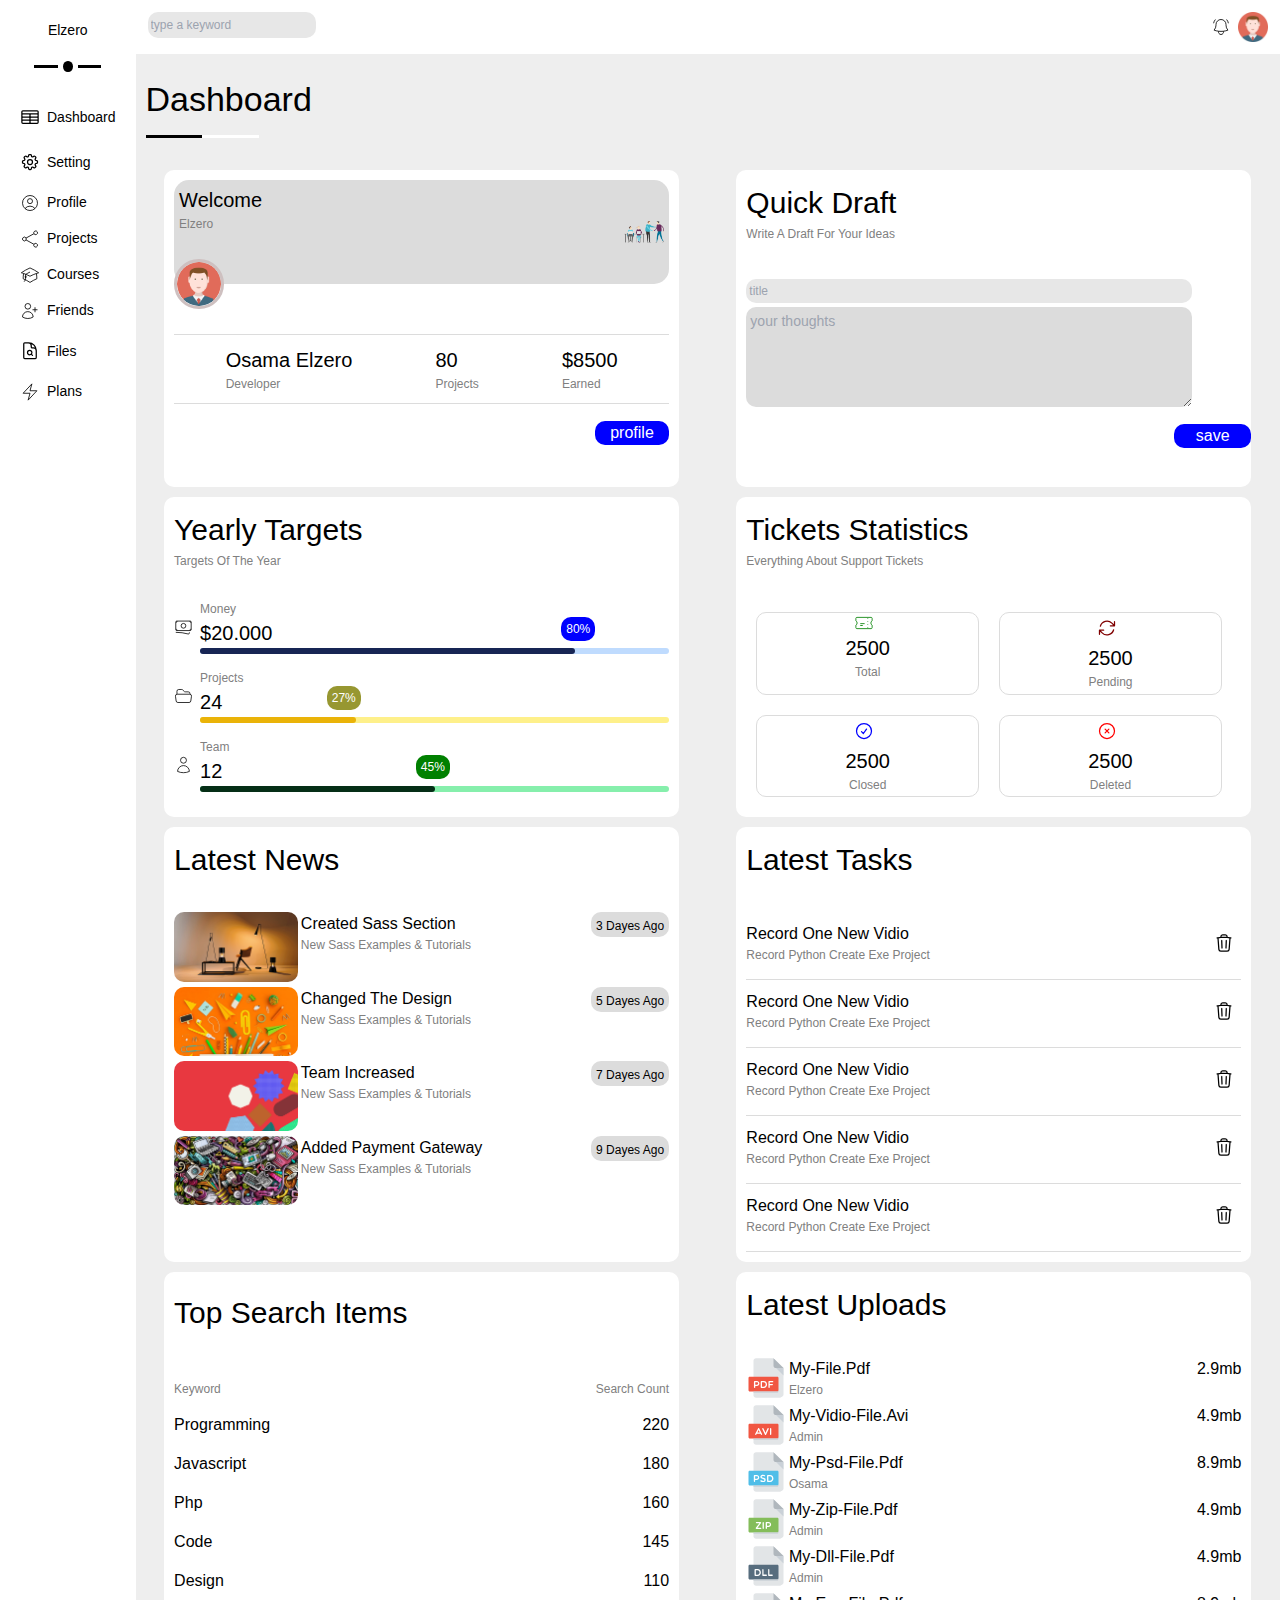
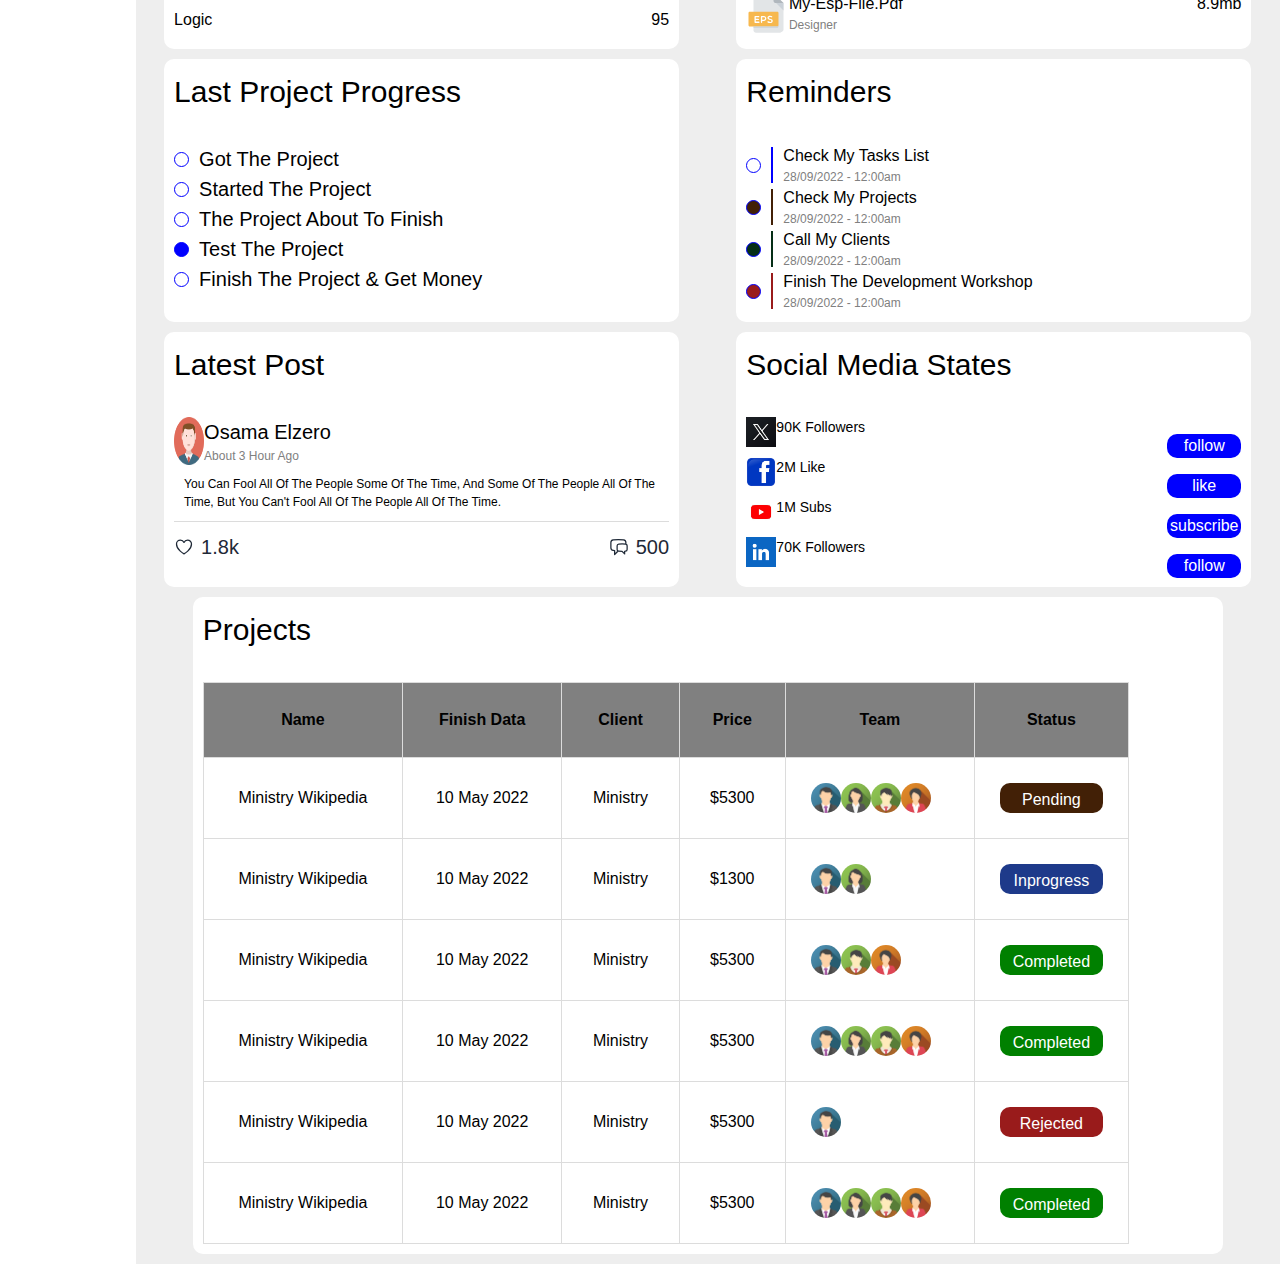
<file: index.html>
<!DOCTYPE html>
<html lang="en">
<head>
    <meta charset="UTF-8">
    <meta name="viewport" content="width=device-width, initial-scale=1.0">
    <title>Dashboard</title>
    <link rel="stylesheet" href="styles.css">
    <link rel="stylesheet" href="file.css">
</head>
<body>
    <aside>
        <div class="flex flex-col items-center">
            <h1>elzero</h1>
            <div class="flex gap-1 items-center w-full justify-center">
                <div class="line"></div>
                <div class="circle"></div>
                <div class="line"></div>
            </div>
        </div>
        <div class="pages">
            <div class="part">
                <svg xmlns="http://www.w3.org/2000/svg" fill="none" viewBox="0 0 24 24" stroke-width="1.5" stroke="currentColor" class="w-6 h-6">
                    <path stroke-linecap="round" stroke-linejoin="round" d="M3.375 19.5h17.25m-17.25 0a1.125 1.125 0 0 1-1.125-1.125M3.375 19.5h7.5c.621 0 1.125-.504 1.125-1.125m-9.75 0V5.625m0 12.75v-1.5c0-.621.504-1.125 1.125-1.125m18.375 2.625V5.625m0 12.75c0 .621-.504 1.125-1.125 1.125m1.125-1.125v-1.5c0-.621-.504-1.125-1.125-1.125m0 3.75h-7.5A1.125 1.125 0 0 1 12 18.375m9.75-12.75c0-.621-.504-1.125-1.125-1.125H3.375c-.621 0-1.125.504-1.125 1.125m19.5 0v1.5c0 .621-.504 1.125-1.125 1.125M2.25 5.625v1.5c0 .621.504 1.125 1.125 1.125m0 0h17.25m-17.25 0h7.5c.621 0 1.125.504 1.125 1.125M3.375 8.25c-.621 0-1.125.504-1.125 1.125v1.5c0 .621.504 1.125 1.125 1.125m17.25-3.75h-7.5c-.621 0-1.125.504-1.125 1.125m8.625-1.125c.621 0 1.125.504 1.125 1.125v1.5c0 .621-.504 1.125-1.125 1.125m-17.25 0h7.5m-7.5 0c-.621 0-1.125.504-1.125 1.125v1.5c0 .621.504 1.125 1.125 1.125M12 10.875v-1.5m0 1.5c0 .621-.504 1.125-1.125 1.125M12 10.875c0 .621.504 1.125 1.125 1.125m-2.25 0c.621 0 1.125.504 1.125 1.125M13.125 12h7.5m-7.5 0c-.621 0-1.125.504-1.125 1.125M20.625 12c.621 0 1.125.504 1.125 1.125v1.5c0 .621-.504 1.125-1.125 1.125m-17.25 0h7.5M12 14.625v-1.5m0 1.5c0 .621-.504 1.125-1.125 1.125M12 14.625c0 .621.504 1.125 1.125 1.125m-2.25 0c.621 0 1.125.504 1.125 1.125m0 1.5v-1.5m0 0c0-.621.504-1.125 1.125-1.125m0 0h7.5" />
                  </svg>                  
                
                  <a href="index.html">Dashboard</a>
            </div>
            <div class="part">
                <svg xmlns="http://www.w3.org/2000/svg" fill="none" viewBox="0 0 24 24" stroke-width="1.5" stroke="currentColor" class="w-6 h-6">
                    <path stroke-linecap="round" stroke-linejoin="round" d="M10.343 3.94c.09-.542.56-.94 1.11-.94h1.093c.55 0 1.02.398 1.11.94l.149.894c.07.424.384.764.78.93.398.164.855.142 1.205-.108l.737-.527a1.125 1.125 0 0 1 1.45.12l.773.774c.39.389.44 1.002.12 1.45l-.527.737c-.25.35-.272.806-.107 1.204.165.397.505.71.93.78l.893.15c.543.09.94.559.94 1.109v1.094c0 .55-.397 1.02-.94 1.11l-.894.149c-.424.07-.764.383-.929.78-.165.398-.143.854.107 1.204l.527.738c.32.447.269 1.06-.12 1.45l-.774.773a1.125 1.125 0 0 1-1.449.12l-.738-.527c-.35-.25-.806-.272-1.203-.107-.398.165-.71.505-.781.929l-.149.894c-.09.542-.56.94-1.11.94h-1.094c-.55 0-1.019-.398-1.11-.94l-.148-.894c-.071-.424-.384-.764-.781-.93-.398-.164-.854-.142-1.204.108l-.738.527c-.447.32-1.06.269-1.45-.12l-.773-.774a1.125 1.125 0 0 1-.12-1.45l.527-.737c.25-.35.272-.806.108-1.204-.165-.397-.506-.71-.93-.78l-.894-.15c-.542-.09-.94-.56-.94-1.109v-1.094c0-.55.398-1.02.94-1.11l.894-.149c.424-.07.765-.383.93-.78.165-.398.143-.854-.108-1.204l-.526-.738a1.125 1.125 0 0 1 .12-1.45l.773-.773a1.125 1.125 0 0 1 1.45-.12l.737.527c.35.25.807.272 1.204.107.397-.165.71-.505.78-.929l.15-.894Z" />
                    <path stroke-linecap="round" stroke-linejoin="round" d="M15 12a3 3 0 1 1-6 0 3 3 0 0 1 6 0Z" />
                  </svg>                  
                <a href="setting.html">setting</a>
            </div>
            <div class="part">
                <svg xmlns="http://www.w3.org/2000/svg" fill="none" viewBox="0 0 24 24" strokeWidth={1.5} stroke="currentColor" className="w-6 h-6">
                    <path strokeLinecap="round" strokeLinejoin="round" d="M17.982 18.725A7.488 7.488 0 0 0 12 15.75a7.488 7.488 0 0 0-5.982 2.975m11.963 0a9 9 0 1 0-11.963 0m11.963 0A8.966 8.966 0 0 1 12 21a8.966 8.966 0 0 1-5.982-2.275M15 9.75a3 3 0 1 1-6 0 3 3 0 0 1 6 0Z" />
                  </svg>                  
               <a href="profile.html">profile</a>
            </div>
            <div class="part">
                <svg xmlns="http://www.w3.org/2000/svg" fill="none" viewBox="0 0 24 24" strokeWidth={1.5} stroke="currentColor" className="w-6 h-6">
                    <path strokeLinecap="round" strokeLinejoin="round" d="M7.217 10.907a2.25 2.25 0 1 0 0 2.186m0-2.186c.18.324.283.696.283 1.093s-.103.77-.283 1.093m0-2.186 9.566-5.314m-9.566 7.5 9.566 5.314m0 0a2.25 2.25 0 1 0 3.935 2.186 2.25 2.25 0 0 0-3.935-2.186Zm0-12.814a2.25 2.25 0 1 0 3.933-2.185 2.25 2.25 0 0 0-3.933 2.185Z" />
                  </svg>                  
               <a href="projects.html">projects</a>
            </div>
            <div class="part">
                <svg xmlns="http://www.w3.org/2000/svg" fill="none" viewBox="0 0 24 24" strokeWidth={1.5} stroke="currentColor" className="w-6 h-6">
                    <path strokeLinecap="round" strokeLinejoin="round" d="M4.26 10.147a60.438 60.438 0 0 0-.491 6.347A48.62 48.62 0 0 1 12 20.904a48.62 48.62 0 0 1 8.232-4.41 60.46 60.46 0 0 0-.491-6.347m-15.482 0a50.636 50.636 0 0 0-2.658-.813A59.906 59.906 0 0 1 12 3.493a59.903 59.903 0 0 1 10.399 5.84c-.896.248-1.783.52-2.658.814m-15.482 0A50.717 50.717 0 0 1 12 13.489a50.702 50.702 0 0 1 7.74-3.342M6.75 15a.75.75 0 1 0 0-1.5.75.75 0 0 0 0 1.5Zm0 0v-3.675A55.378 55.378 0 0 1 12 8.443m-7.007 11.55A5.981 5.981 0 0 0 6.75 15.75v-1.5" />
                  </svg>                  
                <a href="courses.html">courses</a>
            </div>
            <div class="part">
                <svg xmlns="http://www.w3.org/2000/svg" fill="none" viewBox="0 0 24 24" strokeWidth={1.5} stroke="currentColor" className="w-6 h-6">
                    <path strokeLinecap="round" strokeLinejoin="round" d="M18 7.5v3m0 0v3m0-3h3m-3 0h-3m-2.25-4.125a3.375 3.375 0 1 1-6.75 0 3.375 3.375 0 0 1 6.75 0ZM3 19.235v-.11a6.375 6.375 0 0 1 12.75 0v.109A12.318 12.318 0 0 1 9.374 21c-2.331 0-4.512-.645-6.374-1.766Z" />
                  </svg>                  
                <a href="friends.html">friends</a>
            </div>
            <div class="part">
                <svg xmlns="http://www.w3.org/2000/svg" fill="none" viewBox="0 0 24 24" stroke-width="1.5" stroke="currentColor" class="w-6 h-6">
                    <path stroke-linecap="round" stroke-linejoin="round" d="M19.5 14.25v-2.625a3.375 3.375 0 0 0-3.375-3.375h-1.5A1.125 1.125 0 0 1 13.5 7.125v-1.5a3.375 3.375 0 0 0-3.375-3.375H8.25m5.231 13.481L15 17.25m-4.5-15H5.625c-.621 0-1.125.504-1.125 1.125v16.5c0 .621.504 1.125 1.125 1.125h12.75c.621 0 1.125-.504 1.125-1.125V11.25a9 9 0 0 0-9-9Zm3.75 11.625a2.625 2.625 0 1 1-5.25 0 2.625 2.625 0 0 1 5.25 0Z" />
                  </svg>                  
                <a href="files.html">files</a>
            </div>
            <div class="part">
                <svg xmlns="http://www.w3.org/2000/svg" fill="none" viewBox="0 0 24 24" strokeWidth={1.5} stroke="currentColor" className="w-6 h-6">
                    <path strokeLinecap="round" strokeLinejoin="round" d="m3.75 13.5 10.5-11.25L12 10.5h8.25L9.75 21.75 12 13.5H3.75Z" />
                  </svg>                  
               <a href="plans.html">plans</a>
            </div>
        </div>
    </aside>
    <header class="flex justify-between">
        <input type="text" placeholder="type a keyword">
        <div class="flex">
            <svg xmlns="http://www.w3.org/2000/svg" fill="none" viewBox="0 0 24 24" strokeWidth={1.5} stroke="currentColor" className="w-6 h-6">
                <path strokeLinecap="round" strokeLinejoin="round" d="M14.857 17.082a23.848 23.848 0 0 0 5.454-1.31A8.967 8.967 0 0 1 18 9.75V9A6 6 0 0 0 6 9v.75a8.967 8.967 0 0 1-2.312 6.022c1.733.64 3.56 1.085 5.455 1.31m5.714 0a24.255 24.255 0 0 1-5.714 0m5.714 0a3 3 0 1 1-5.714 0M3.124 7.5A8.969 8.969 0 0 1 5.292 3m13.416 0a8.969 8.969 0 0 1 2.168 4.5" />
              </svg>              
            <img src="./imgs/avatar.png" alt="user profile picture">
        </div>
    </header>
    <main>
        <section>
            <h2>Dashboard</h2>
            <div class="colored"></div>
        </section>
        <section class="informations flex flex-wrap justify-around">
            <div class="shared welcomeSec w-1/2">
                <div class="pp flex justify-between bg-gray-400 rounded-xl  p-1">
                    <div>
                    <h2>welcome</h2>
                    <p class="grayp">elzero</p>
                    </div>
                    <img src="./imgs/welcome.png" alt="" class="overflow-hidden object-contain w-1/12">
                </div>
                <div class="bg-white relative">
                    <img src="./imgs/avatar.png" alt="user profile picture" class="profilePic">
                    <div class="basic flex justify-around">
                        <div class="side">
                            <p>osama elzero</p>
                            <p class="grayp">developer</p>
                        </div>
                        <div class="side">
                            <p>80</p>
                            <p class="grayp">projects</p>
                        </div>
                        <div class="side">
                            <p>$8500</p>
                            <p class="grayp">earned</p>
                        </div>
                    </div>
                    <button class="items-end">profile</button>
                </div>
            </div>
            <div class="shared quick bg-white relative">
                <div class="first">
                    <h2>quick draft</h2>
                    <p class="grayp">write a draft for your ideas</p>
                </div>
                <input type="text" placeholder="title">
               <textarea placeholder="your thoughts"></textarea>
                <button>save</button> 
            </div>
            <div class="shared yearlyTarget bg-white">
                <div class="first">
                    <h2>yearly Targets</h2>
                    <p class="grayp">Targets of the year</p>
                </div>
                <div class="money">
                    <svg  xmlns="http://www.w3.org/2000/svg" fill="none" viewBox="0 0 24 24" strokeWidth={1.5} stroke="currentColor" className="w-6 h-6">
                        <path strokeLinecap="round" strokeLinejoin="round" d="M2.25 18.75a60.07 60.07 0 0 1 15.797 2.101c.727.198 1.453-.342 1.453-1.096V18.75M3.75 4.5v.75A.75.75 0 0 1 3 6h-.75m0 0v-.375c0-.621.504-1.125 1.125-1.125H20.25M2.25 6v9m18-10.5v.75c0 .414.336.75.75.75h.75m-1.5-1.5h.375c.621 0 1.125.504 1.125 1.125v9.75c0 .621-.504 1.125-1.125 1.125h-.375m1.5-1.5H21a.75.75 0 0 0-.75.75v.75m0 0H3.75m0 0h-.375a1.125 1.125 0 0 1-1.125-1.125V15m1.5 1.5v-.75A.75.75 0 0 0 3 15h-.75M15 10.5a3 3 0 1 1-6 0 3 3 0 0 1 6 0Zm3 0h.008v.008H18V10.5Zm-12 0h.008v.008H6V10.5Z" />
                      </svg>                      
                    <div class="rightDiv">
                        <p class="grayp">money</p>
                        <p>$20.000</p>
                        <div class="radio afterBlue bg-blue-200">
                            <div class="hh bg-blue-950 w-4/5"></div>
                        </div>
                    </div>
                </div>
                <div class="money">
                    <svg xmlns="http://www.w3.org/2000/svg" fill="none" viewBox="0 0 24 24" strokeWidth={1.5} stroke="currentColor" className="w-6 h-6">
                        <path strokeLinecap="round" strokeLinejoin="round" d="M3.75 9.776c.112-.017.227-.026.344-.026h15.812c.117 0 .232.009.344.026m-16.5 0a2.25 2.25 0 0 0-1.883 2.542l.857 6a2.25 2.25 0 0 0 2.227 1.932H19.05a2.25 2.25 0 0 0 2.227-1.932l.857-6a2.25 2.25 0 0 0-1.883-2.542m-16.5 0V6A2.25 2.25 0 0 1 6 3.75h3.879a1.5 1.5 0 0 1 1.06.44l2.122 2.12a1.5 1.5 0 0 0 1.06.44H18A2.25 2.25 0 0 1 20.25 9v.776" />
                      </svg>                      
                    <div class="rightDiv">
                        <p class="grayp">projects</p>
                        <p>24</p>
                        <div class="radio afterYellow bg-yellow-200">
                            <div class="hh bg-yellow-500 w-1/3"></div>
                        </div>
                    </div>
                </div>
                <div class="money">
                    <svg xmlns="http://www.w3.org/2000/svg" fill="none" viewBox="0 0 24 24" strokeWidth={1.5} stroke="currentColor" className="w-6 h-6">
                        <path strokeLinecap="round" strokeLinejoin="round" d="M15.75 6a3.75 3.75 0 1 1-7.5 0 3.75 3.75 0 0 1 7.5 0ZM4.501 20.118a7.5 7.5 0 0 1 14.998 0A17.933 17.933 0 0 1 12 21.75c-2.676 0-5.216-.584-7.499-1.632Z" />
                      </svg>                      
                    <div class="rightDiv">
                        <p class="grayp">team</p>
                        <p>12</p>
                        <div class="radio afterGreen bg-green-300">
                            <div class="hh bg-green-950 w-2/4"></div>
                        </div>
                    </div>
                </div>
            </div>
            <div class="shared tickets flex flex-wrap">
                <div class="first w-full">
                    <h2>tickets statistics</h2>
                    <p class="grayp">everything about support tickets</p>
                </div>
                <div class="tic">
                    <svg xmlns="http://www.w3.org/2000/svg" fill="none" viewBox="0 0 24 24" strokeWidth={1.5} stroke="currentColor" className="w-6 h-6">
                        <path strokeLinecap="round" strokeLinejoin="round" d="M16.5 6v.75m0 3v.75m0 3v.75m0 3V18m-9-5.25h5.25M7.5 15h3M3.375 5.25c-.621 0-1.125.504-1.125 1.125v3.026a2.999 2.999 0 0 1 0 5.198v3.026c0 .621.504 1.125 1.125 1.125h17.25c.621 0 1.125-.504 1.125-1.125v-3.026a2.999 2.999 0 0 1 0-5.198V6.375c0-.621-.504-1.125-1.125-1.125H3.375Z" />
                      </svg>                      
                    <h2>2500</h2>
                    <p class="grayp">total</p>
                </div>
                <div class="tic">
                    <svg xmlns="http://www.w3.org/2000/svg" fill="none" viewBox="0 0 24 24" stroke-width="1.5" stroke="currentColor" class="w-6 h-6">
                        <path stroke-linecap="round" stroke-linejoin="round" d="M16.023 9.348h4.992v-.001M2.985 19.644v-4.992m0 0h4.992m-4.993 0 3.181 3.183a8.25 8.25 0 0 0 13.803-3.7M4.031 9.865a8.25 8.25 0 0 1 13.803-3.7l3.181 3.182m0-4.991v4.99" />
                      </svg>                      
                    <h2>2500</h2>
                    <p class="grayp">pending</p>
                </div>
                <div class="tic">
                    <svg xmlns="http://www.w3.org/2000/svg" fill="none" viewBox="0 0 24 24" stroke-width="1.5" stroke="currentColor" class="w-6 h-6">
                        <path stroke-linecap="round" stroke-linejoin="round" d="M9 12.75 11.25 15 15 9.75M21 12a9 9 0 1 1-18 0 9 9 0 0 1 18 0Z" />
                      </svg>                      
                    <h2>2500</h2>
                    <p class="grayp">closed</p>
                </div>
                <div class="tic">
                    <svg xmlns="http://www.w3.org/2000/svg" fill="none" viewBox="0 0 24 24" stroke-width="1.5" stroke="currentColor" class="w-6 h-6">
                        <path stroke-linecap="round" stroke-linejoin="round" d="m9.75 9.75 4.5 4.5m0-4.5-4.5 4.5M21 12a9 9 0 1 1-18 0 9 9 0 0 1 18 0Z" />
                      </svg>                      
                    <h2>2500</h2>
                    <p class="grayp">deleted</p>
                </div>
            </div>
            <div class="shared news">
                <div class="first">
                <h2>latest news</h2>
                </div>
                <div class="last">
                    <img src="./imgs/news-01.png" alt="">
                    <div class="lastNew">
                    <div>
                    <h2>created sass section</h2>
                    <p class="grayp">new sass examples & tutorials</p>
                    </div>
                    <p class="period">3 dayes ago</p>
                    </div>
                </div>
                <div class="last">
                    <img src="./imgs/news-02.png" alt="">
                    <div class="lastNew">
                        <div>
                        <h2>changed the design</h2>
                        <p class="grayp">new sass examples & tutorials</p>
                        </div>
                        <p class="period">5 dayes ago</p>
                        </div>
                </div>
                <div class="last">
                    <img src="./imgs/news-03.png" alt="">
                    <div class="lastNew">
                        <div>
                        <h2>team increased</h2>
                        <p class="grayp">new sass examples & tutorials</p>
                        </div>
                        <p class="period">7 dayes ago</p>
                        </div>
                </div>
                <div class="last">
                    <img src="./imgs/news-04.png" alt="">
                    <div class="lastNew">
                        <div>
                        <h2>added payment gateway</h2>
                        <p class="grayp">new sass examples & tutorials</p>
                        </div>
                        <p class="period">9 dayes ago</p>
                        </div>
                </div>
            </div>
            <div class="shared tasks">
                <div class="first">
                <h2>latest tasks</h2>
                </div>
                <div class="task">
                    <div>
                        <h2>record one new vidio</h2>
                        <p class="grayp">record python create exe project</p>
                    </div>
                    <svg xmlns="http://www.w3.org/2000/svg" fill="none" viewBox="0 0 24 24" stroke-width="1.5" stroke="currentColor" class="w-6 h-6">
                        <path stroke-linecap="round" stroke-linejoin="round" d="m14.74 9-.346 9m-4.788 0L9.26 9m9.968-3.21c.342.052.682.107 1.022.166m-1.022-.165L18.16 19.673a2.25 2.25 0 0 1-2.244 2.077H8.084a2.25 2.25 0 0 1-2.244-2.077L4.772 5.79m14.456 0a48.108 48.108 0 0 0-3.478-.397m-12 .562c.34-.059.68-.114 1.022-.165m0 0a48.11 48.11 0 0 1 3.478-.397m7.5 0v-.916c0-1.18-.91-2.164-2.09-2.201a51.964 51.964 0 0 0-3.32 0c-1.18.037-2.09 1.022-2.09 2.201v.916m7.5 0a48.667 48.667 0 0 0-7.5 0" />
                      </svg>
                      
                </div>
                <div class="task">
                    <div>
                        <h2>record one new vidio</h2>
                        <p class="grayp">record python create exe project</p>
                    </div>
                    <svg xmlns="http://www.w3.org/2000/svg" fill="none" viewBox="0 0 24 24" stroke-width="1.5" stroke="currentColor" class="w-6 h-6">
                        <path stroke-linecap="round" stroke-linejoin="round" d="m14.74 9-.346 9m-4.788 0L9.26 9m9.968-3.21c.342.052.682.107 1.022.166m-1.022-.165L18.16 19.673a2.25 2.25 0 0 1-2.244 2.077H8.084a2.25 2.25 0 0 1-2.244-2.077L4.772 5.79m14.456 0a48.108 48.108 0 0 0-3.478-.397m-12 .562c.34-.059.68-.114 1.022-.165m0 0a48.11 48.11 0 0 1 3.478-.397m7.5 0v-.916c0-1.18-.91-2.164-2.09-2.201a51.964 51.964 0 0 0-3.32 0c-1.18.037-2.09 1.022-2.09 2.201v.916m7.5 0a48.667 48.667 0 0 0-7.5 0" />
                      </svg>
                      
                </div>
                <div class="task">
                    <div>
                        <h2>record one new vidio</h2>
                        <p class="grayp">record python create exe project</p>
                    </div>
                    <svg xmlns="http://www.w3.org/2000/svg" fill="none" viewBox="0 0 24 24" stroke-width="1.5" stroke="currentColor" class="w-6 h-6">
                        <path stroke-linecap="round" stroke-linejoin="round" d="m14.74 9-.346 9m-4.788 0L9.26 9m9.968-3.21c.342.052.682.107 1.022.166m-1.022-.165L18.16 19.673a2.25 2.25 0 0 1-2.244 2.077H8.084a2.25 2.25 0 0 1-2.244-2.077L4.772 5.79m14.456 0a48.108 48.108 0 0 0-3.478-.397m-12 .562c.34-.059.68-.114 1.022-.165m0 0a48.11 48.11 0 0 1 3.478-.397m7.5 0v-.916c0-1.18-.91-2.164-2.09-2.201a51.964 51.964 0 0 0-3.32 0c-1.18.037-2.09 1.022-2.09 2.201v.916m7.5 0a48.667 48.667 0 0 0-7.5 0" />
                      </svg>
                      
                </div>
                <div class="task deleted">
                    <div>
                        <h2>record one new vidio</h2>
                        <p class="grayp">record python create exe project</p>
                    </div>
                    <svg xmlns="http://www.w3.org/2000/svg" fill="none" viewBox="0 0 24 24" stroke-width="1.5" stroke="currentColor" class="w-6 h-6">
                        <path stroke-linecap="round" stroke-linejoin="round" d="m14.74 9-.346 9m-4.788 0L9.26 9m9.968-3.21c.342.052.682.107 1.022.166m-1.022-.165L18.16 19.673a2.25 2.25 0 0 1-2.244 2.077H8.084a2.25 2.25 0 0 1-2.244-2.077L4.772 5.79m14.456 0a48.108 48.108 0 0 0-3.478-.397m-12 .562c.34-.059.68-.114 1.022-.165m0 0a48.11 48.11 0 0 1 3.478-.397m7.5 0v-.916c0-1.18-.91-2.164-2.09-2.201a51.964 51.964 0 0 0-3.32 0c-1.18.037-2.09 1.022-2.09 2.201v.916m7.5 0a48.667 48.667 0 0 0-7.5 0" />
                      </svg>
                      
                </div>
                <div class="task">
                    <div>
                        <h2>record one new vidio</h2>
                        <p class="grayp">record python create exe project</p>
                    </div>
                    <svg xmlns="http://www.w3.org/2000/svg" fill="none" viewBox="0 0 24 24" stroke-width="1.5" stroke="currentColor" class="w-6 h-6">
                        <path stroke-linecap="round" stroke-linejoin="round" d="m14.74 9-.346 9m-4.788 0L9.26 9m9.968-3.21c.342.052.682.107 1.022.166m-1.022-.165L18.16 19.673a2.25 2.25 0 0 1-2.244 2.077H8.084a2.25 2.25 0 0 1-2.244-2.077L4.772 5.79m14.456 0a48.108 48.108 0 0 0-3.478-.397m-12 .562c.34-.059.68-.114 1.022-.165m0 0a48.11 48.11 0 0 1 3.478-.397m7.5 0v-.916c0-1.18-.91-2.164-2.09-2.201a51.964 51.964 0 0 0-3.32 0c-1.18.037-2.09 1.022-2.09 2.201v.916m7.5 0a48.667 48.667 0 0 0-7.5 0" />
                      </svg>
                      
                </div>
            </div>
            <div class="shared topItems">
                <div class="first">
                <h2>top search items</h2>
                </div>
                <div>
                    <p class="grayp">keyword</p>
                    <p class="grayp">search count</p>
                </div>
                <div>
                    <p>programming</p>
                    <p class="count">220</p>
                </div>
                <div>
                    <p>javascript</p>
                    <p class="count">180</p>
                </div>
                <div>
                    <p>php</p>
                    <p class="count">160</p>
                </div>
                <div>
                    <p>code</p>
                    <p class="count">145</p>
                </div>
                <div>
                    <p>design</p>
                    <p class="count">110</p>
                </div>
                <div>
                    <p>logic</p>
                    <p class="count">95</p>
                </div>
            </div>
            <div class="shared news">
                <div class="first">
                <h2>latest uploads</h2>
                </div>
                <div class="last">
                    <img src="./imgs/pdf.svg" alt="" class="file">
                    <div class="lastNew">
                    <div>
                    <h2>my-file.pdf</h2>
                    <p class="grayp">elzero</p>
                    </div>
                    <p>2.9mb</p>
                    </div>
                </div>
                <div class="last">
                    <img src="./imgs/avi.svg" alt="" class="file">
                    <div class="lastNew">
                        <div>
                        <h2>my-vidio-file.avi</h2>
                        <p class="grayp">admin</p>
                        </div>
                        <p>4.9mb</p>
                        </div>
                </div>
                <div class="last">
                    <img src="./imgs/psd.svg" alt="" class="file">
                    <div class="lastNew">
                        <div>
                        <h2>my-psd-file.pdf</h2>
                        <p class="grayp">osama</p>
                        </div>
                        <p>8.9mb</p>
                        </div>
                </div>
                <div class="last">
                    <img src="./imgs/zip.svg" alt="" class="file">
                    <div class="lastNew">
                        <div>
                        <h2>my-zip-file.pdf</h2>
                        <p class="grayp">admin</p>
                        </div>
                        <p>4.9mb</p>
                        </div>
                </div>
                <div class="last">
                    <img src="./imgs/dll.svg" alt="" class="file">
                    <div class="lastNew">
                        <div>
                        <h2>my-dll-file.pdf</h2>
                        <p class="grayp">admin</p>
                        </div>
                        <p>4.9mb</p>
                        </div>
                </div>
                <div class="last">
                    <img src="./imgs/eps.svg" alt="" class="file">
                    <div class="lastNew">
                        <div>
                        <h2>my-esp-file.pdf</h2>
                        <p class="grayp">designer</p>
                        </div>
                        <p>8.9mb</p>
                        </div>
                </div>
            </div>
            <div class="shared progress">
                <div class="first">
                <h2>last project progress</h2>
                </div>
                <div>
                    <div class="pro">
                        <div class="progressCircle"></div>
                        <p>got the project</p>
                    </div>
                    <div class="pro">
                        <div class="progressCircle"></div>
                        <p>started the project</p>
                    </div>
                    <div class="pro">
                        <div class="progressCircle"></div>
                        <p>the project about to finish</p>
                    </div>
                    <div class="pro">
                        <div class="progressCircle activeProcess"></div>
                        <p>test the project</p>
                    </div>
                    <div class="pro">
                        <div class="progressCircle"></div>
                        <p>finish the project & get money</p>
                    </div>
                </div>
            </div>
            <div class="shared progress">
                <div class="first">
                <h2>reminders</h2>
                </div>
                <div>
                    <div class="pro">
                        <div class="progressCircle"></div>
                        <div class="progressline"></div>
                        <div>
                            <p>check my tasks list</p>
                            <p class="time">28/09/2022 - 12:00am</p>
                        </div>
                    </div>
                    <div class="pro">
                        <div class="progressCircle !bg-yellow-950"></div>
                        <div class="progressline !bg-yellow-950"></div>
                        <div>
                            <p>check my projects</p>
                            <p class="time">28/09/2022 - 12:00am</p>
                        </div>
                    </div>
                    <div class="pro">
                        <div class="progressCircle !bg-green-950"></div>
                        <div class="progressline !bg-green-950"></div>
                        <div>
                            <p>call my clients</p>
                            <p class="time">28/09/2022 - 12:00am</p>
                        </div>
                    </div>
                    <div class="pro">
                        <div class="progressCircle !bg-red-800"></div>
                        <div class="progressline !bg-red-800"></div>
                        <div>
                            <p>finish the development workshop</p>
                            <p class="time">28/09/2022 - 12:00am</p>
                        </div>
                    </div>
        
                </div>
            </div>
            <div class="shared latestPost">
                <div class="first">
                <p>latest post</p>
                </div>
                <div class="postInfo flex">
                    <img src="./imgs/avatar.png" alt="user profile picture">
                    <div>
                        <p>osama elzero</p>
                        <p class="grayp">about 3 hour ago</p>
                    </div>
                </div>
                <p class="userPost">you can fool all of the people some of the time, and some of the people all of the time, But You Can't Fool All Of The People All Of The Time. </p>
                <div class="reacts text-gray-800">
                    <div class="flex">
                        <svg xmlns="http://www.w3.org/2000/svg" fill="none" viewBox="0 0 24 24" stroke-width="1.5" stroke="currentColor" class="w-6 h-6">
                            <path stroke-linecap="round" stroke-linejoin="round" d="M21 8.25c0-2.485-2.099-4.5-4.688-4.5-1.935 0-3.597 1.126-4.312 2.733-.715-1.607-2.377-2.733-4.313-2.733C5.1 3.75 3 5.765 3 8.25c0 7.22 9 12 9 12s9-4.78 9-12Z" />
                          </svg>                          
                        <p>1.8k</p>
                    </div>
                    <div class="flex">
                        <svg xmlns="http://www.w3.org/2000/svg" fill="none" viewBox="0 0 24 24" stroke-width="1.5" stroke="currentColor" class="w-6 h-6">
                            <path stroke-linecap="round" stroke-linejoin="round" d="M20.25 8.511c.884.284 1.5 1.128 1.5 2.097v4.286c0 1.136-.847 2.1-1.98 2.193-.34.027-.68.052-1.02.072v3.091l-3-3c-1.354 0-2.694-.055-4.02-.163a2.115 2.115 0 0 1-.825-.242m9.345-8.334a2.126 2.126 0 0 0-.476-.095 48.64 48.64 0 0 0-8.048 0c-1.131.094-1.976 1.057-1.976 2.192v4.286c0 .837.46 1.58 1.155 1.951m9.345-8.334V6.637c0-1.621-1.152-3.026-2.76-3.235A48.455 48.455 0 0 0 11.25 3c-2.115 0-4.198.137-6.24.402-1.608.209-2.76 1.614-2.76 3.235v6.226c0 1.621 1.152 3.026 2.76 3.235.577.075 1.157.14 1.74.194V21l4.155-4.155" />
                          </svg>                          
                        <p>500</p>
                    </div>
                </div>
            </div>
            <div class="shared social">
                <div class="first">
                <h2>social media states</h2>
                </div>
                <div class="media">
                    <img src="./imgs/twitterX.jpg" alt="">
                    <div>
                        <p>90K followers</p>
                        <button>follow</button>
                    </div>
                </div>
                <div class="media">
                    <img src="./imgs/facebook.png" alt="">
                    <div>
                        <p>2M like</p>
                        <button>like</button>
                    </div>
                </div>
                <div class="media">
                    <img src="./imgs/youtube.jpg" alt="">
                    <div>
                        <p>1M subs</p>
                        <button>subscribe</button>
                    </div>
                </div>
                <div class="media">
                    <img src="./imgs/linkedIn.png" alt="">
                    <div>
                        <p>70K followers</p>
                        <button>follow</button>
                    </div>
                </div>
            </div>
            <div class="shared proTbl w-11/12">
                <div class="first">
                <h2>projects</h2>
                </div>
                <table class="w-11/12">
                    <tr>
                      <th>name</th>
                      <th>finish data</th>
                      <th>client</th>
                      <th>price</th>
                      <th>team</th>
                      <th>status</th>
                    </tr>
                    <tr>
                      <td>Ministry Wikipedia</td>
                      <td>10 may 2022</td>
                      <td>ministry</td>
                      <td>$5300</td>
                      <td>
                        <div>
                            <img src="imgs/team-01.png" alt="" class="teamMem">
                            <img src="imgs/team-02.png" alt="" class="teamMem">
                            <img src="imgs/team-03.png" alt="" class="teamMem">
                            <img src="imgs/team-04.png" alt="" class="teamMem">
                        </div>
                      </td>
                      <td><p class="!bg-yellow-950">pending</p></td>
                    </tr>
                    <tr>
                        <td>Ministry Wikipedia</td>
                        <td>10 may 2022</td>
                        <td>ministry</td>
                        <td>$1300</td>
                        <td>
                          <div>
                              <img src="imgs/team-01.png" alt="" class="teamMem">
                              <img src="imgs/team-02.png" alt="" class="teamM">
                          </div>
                        </td>
                        <td><p class="!bg-blue-900">inprogress</p></td>
                    </tr>
                    <tr>
                        <td>Ministry Wikipedia</td>
                        <td>10 may 2022</td>
                        <td>ministry</td>
                        <td>$5300</td>
                        <td>
                          <div>
                              <img src="imgs/team-01.png" alt="" class="teamMem">
                            
                              <img src="imgs/team-03.png" alt="" class="teamMem">
                              <img src="imgs/team-04.png" alt="" class="teamMem">
                          </div>
                        </td>
                        <td><p>completed</p></td>
                    </tr>
                    <tr>
                        <td>Ministry Wikipedia</td>
                        <td>10 may 2022</td>
                        <td>ministry</td>
                        <td>$5300</td>
                        <td>
                          <div>
                              <img src="imgs/team-01.png" alt="" class="teamMem">
                              <img src="imgs/team-02.png" alt="" class="teamMem">
                              <img src="imgs/team-03.png" alt="" class="teamMem">
                              <img src="imgs/team-04.png" alt="" class="teamMem">
                          </div>
                        </td>
                        <td><p>completed</p></td>
                    </tr>
                    <tr>
                        <td>Ministry Wikipedia</td>
                        <td>10 may 2022</td>
                        <td>ministry</td>
                        <td>$5300</td>
                        <td>
                          <div>
                              <img src="imgs/team-01.png" alt="" class="teamMem">
                          </div>
                        </td>
                        <td><p class="!bg-red-800">rejected</p></td>
                    </tr>
                    <td>Ministry Wikipedia</td>
                    <td>10 may 2022</td>
                    <td>ministry</td>
                    <td>$5300</td>
                    <td>
                      <div>
                          <img src="imgs/team-01.png" alt="" class="teamMem">
                          <img src="imgs/team-02.png" alt="" class="teamMem">
                          <img src="imgs/team-03.png" alt="" class="teamMem">
                          <img src="imgs/team-04.png" alt="" class="teamMem">
                      </div>
                    </td>
                    <td><p>completed</p></td>
                  </table>
            </div>
        </section>
    </main>
</body>
</html>
</file>
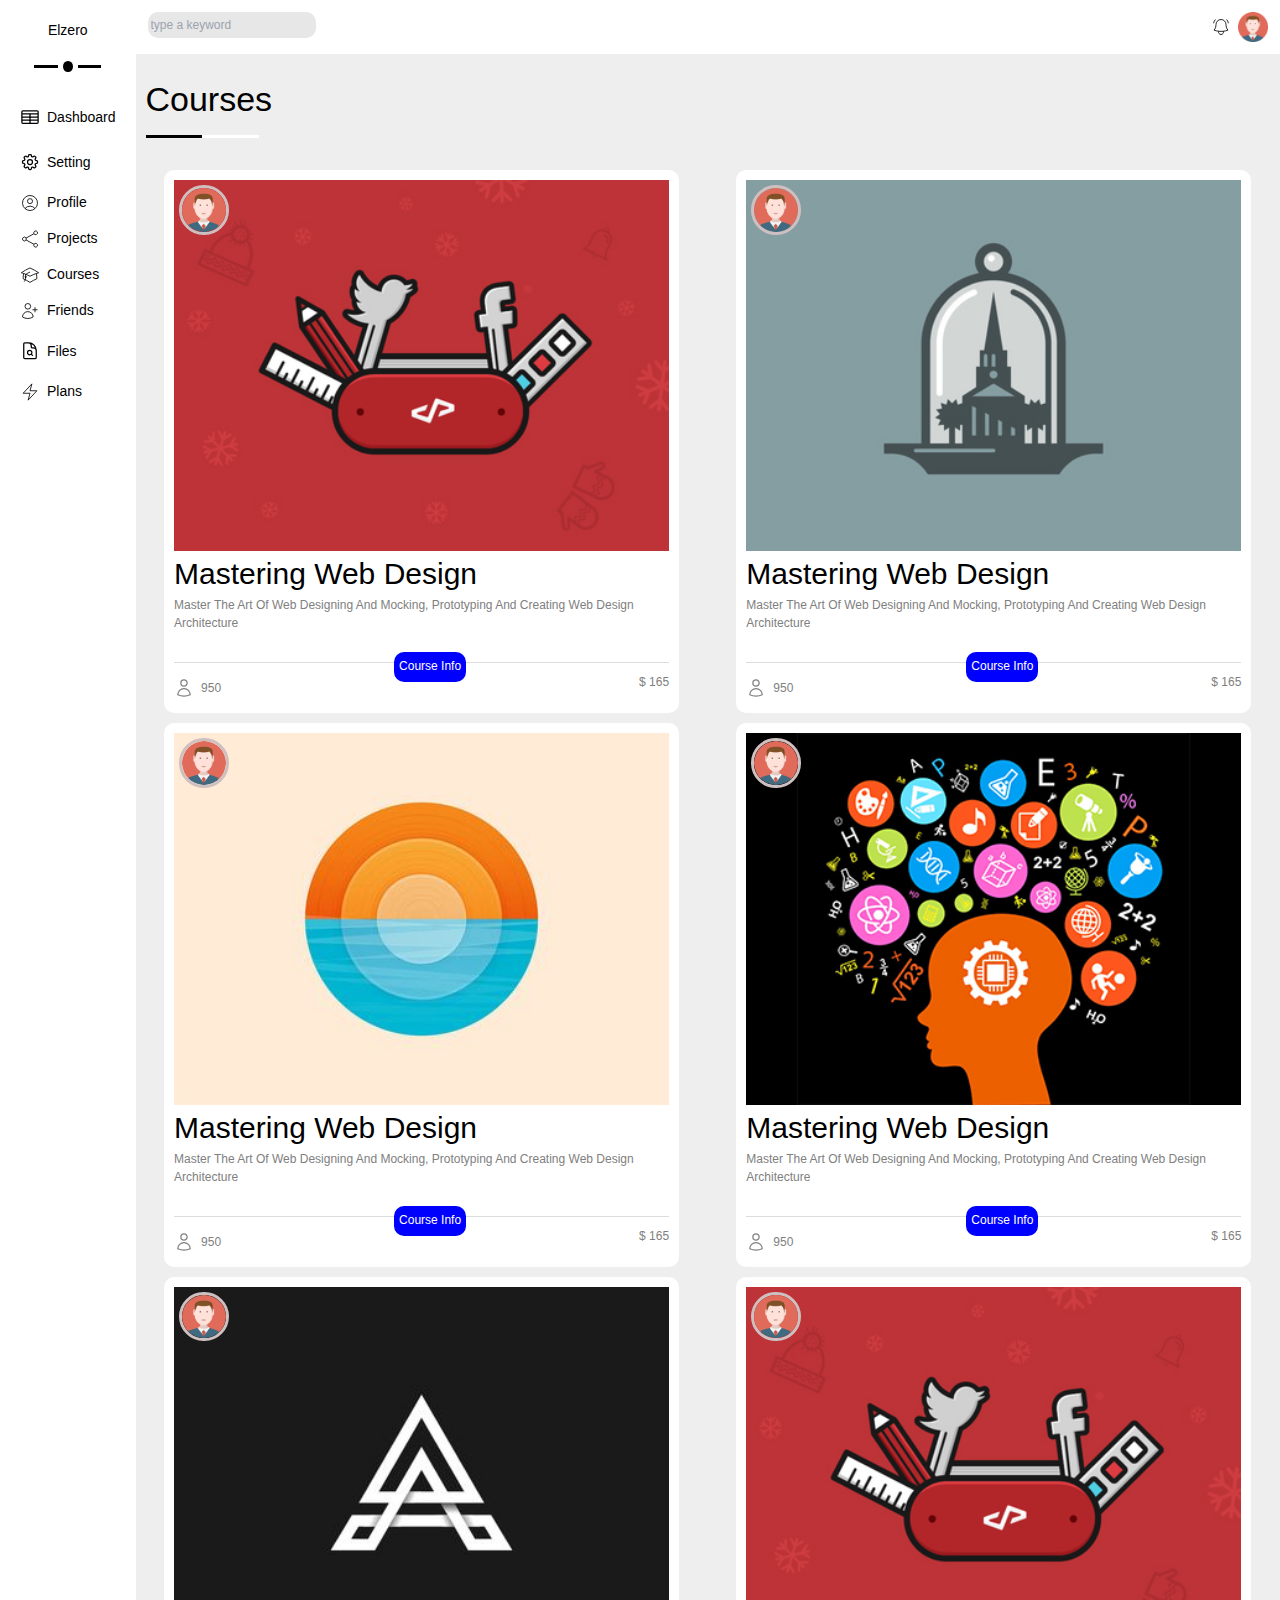
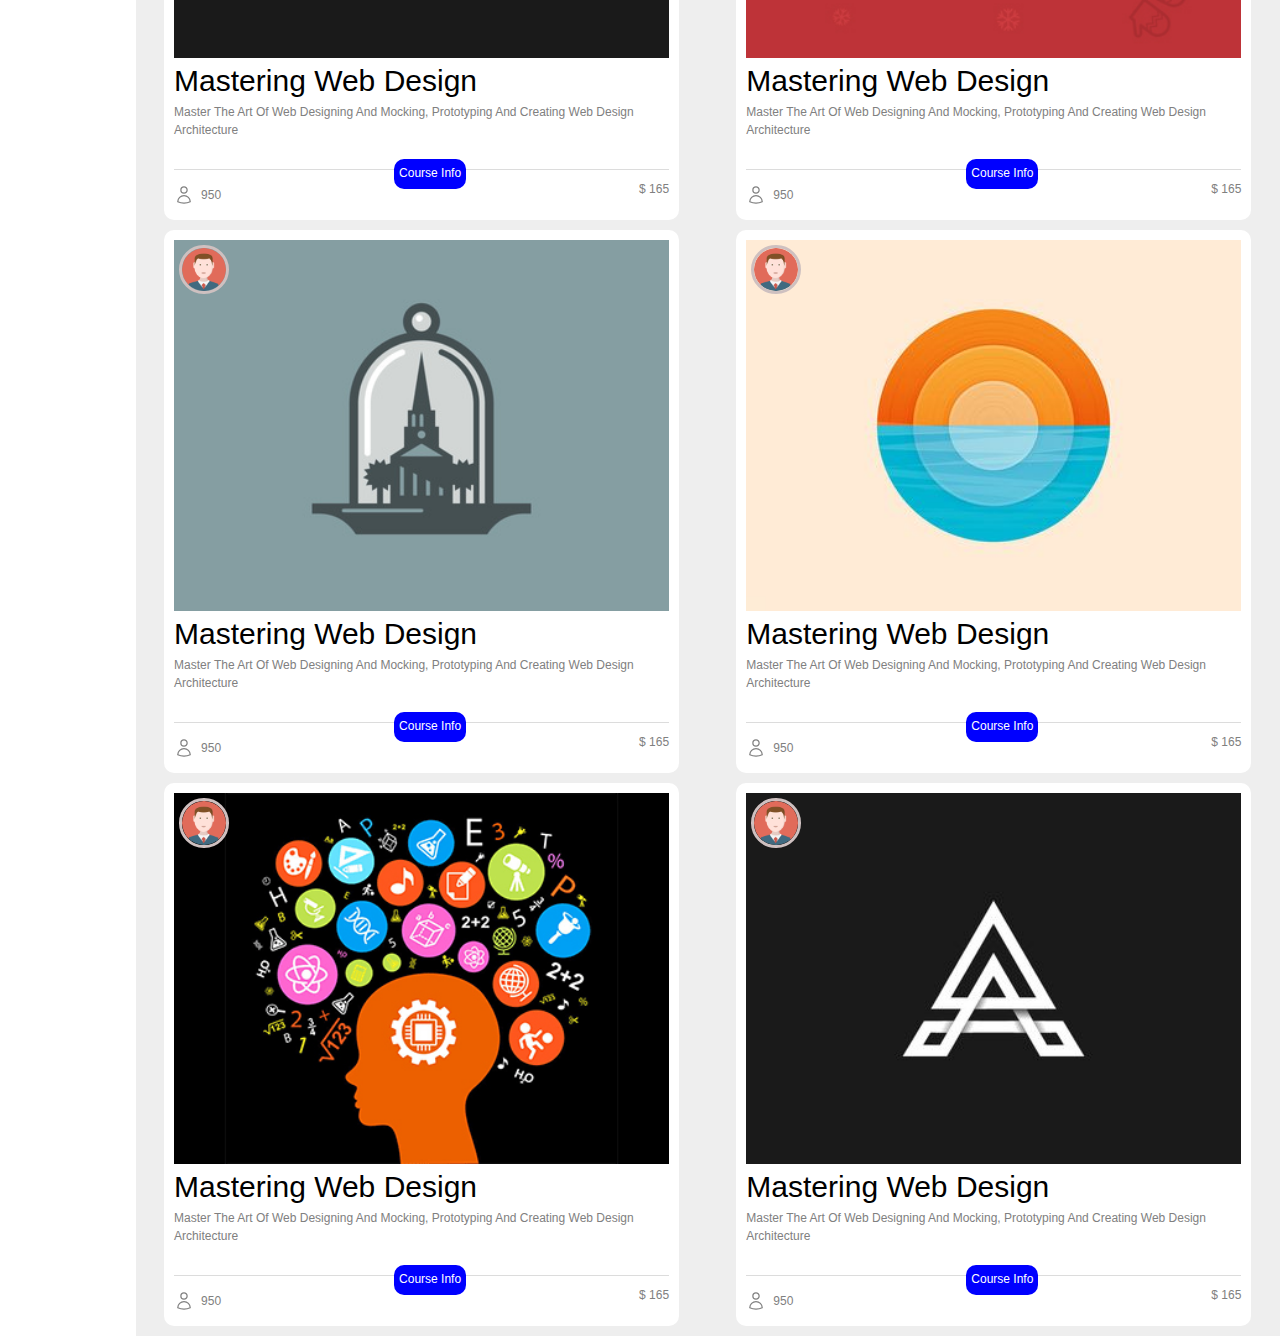
<file: courses.html>
<!DOCTYPE html>
<html lang="en">
<head>
    <meta charset="UTF-8">
    <meta name="viewport" content="width=device-width, initial-scale=1.0">
    <title>Courses</title>
    <link rel="stylesheet" href="styles.css">
    <link rel="stylesheet" href="file.css">
</head>
<body>
    <aside>
        <div class="flex flex-col items-center">
            <h1>elzero</h1>
            <div class="flex gap-1 items-center w-full justify-center">
                <div class="line"></div>
                <div class="circle"></div>
                <div class="line"></div>
            </div>
        </div>
        <div class="pages">
            <div class="part">
                <svg xmlns="http://www.w3.org/2000/svg" fill="none" viewBox="0 0 24 24" stroke-width="1.5" stroke="currentColor" class="w-6 h-6">
                    <path stroke-linecap="round" stroke-linejoin="round" d="M3.375 19.5h17.25m-17.25 0a1.125 1.125 0 0 1-1.125-1.125M3.375 19.5h7.5c.621 0 1.125-.504 1.125-1.125m-9.75 0V5.625m0 12.75v-1.5c0-.621.504-1.125 1.125-1.125m18.375 2.625V5.625m0 12.75c0 .621-.504 1.125-1.125 1.125m1.125-1.125v-1.5c0-.621-.504-1.125-1.125-1.125m0 3.75h-7.5A1.125 1.125 0 0 1 12 18.375m9.75-12.75c0-.621-.504-1.125-1.125-1.125H3.375c-.621 0-1.125.504-1.125 1.125m19.5 0v1.5c0 .621-.504 1.125-1.125 1.125M2.25 5.625v1.5c0 .621.504 1.125 1.125 1.125m0 0h17.25m-17.25 0h7.5c.621 0 1.125.504 1.125 1.125M3.375 8.25c-.621 0-1.125.504-1.125 1.125v1.5c0 .621.504 1.125 1.125 1.125m17.25-3.75h-7.5c-.621 0-1.125.504-1.125 1.125m8.625-1.125c.621 0 1.125.504 1.125 1.125v1.5c0 .621-.504 1.125-1.125 1.125m-17.25 0h7.5m-7.5 0c-.621 0-1.125.504-1.125 1.125v1.5c0 .621.504 1.125 1.125 1.125M12 10.875v-1.5m0 1.5c0 .621-.504 1.125-1.125 1.125M12 10.875c0 .621.504 1.125 1.125 1.125m-2.25 0c.621 0 1.125.504 1.125 1.125M13.125 12h7.5m-7.5 0c-.621 0-1.125.504-1.125 1.125M20.625 12c.621 0 1.125.504 1.125 1.125v1.5c0 .621-.504 1.125-1.125 1.125m-17.25 0h7.5M12 14.625v-1.5m0 1.5c0 .621-.504 1.125-1.125 1.125M12 14.625c0 .621.504 1.125 1.125 1.125m-2.25 0c.621 0 1.125.504 1.125 1.125m0 1.5v-1.5m0 0c0-.621.504-1.125 1.125-1.125m0 0h7.5" />
                  </svg>                  
                
                  <a href="index.html">Dashboard</a>
            </div>
            <div class="part">
                <svg xmlns="http://www.w3.org/2000/svg" fill="none" viewBox="0 0 24 24" stroke-width="1.5" stroke="currentColor" class="w-6 h-6">
                    <path stroke-linecap="round" stroke-linejoin="round" d="M10.343 3.94c.09-.542.56-.94 1.11-.94h1.093c.55 0 1.02.398 1.11.94l.149.894c.07.424.384.764.78.93.398.164.855.142 1.205-.108l.737-.527a1.125 1.125 0 0 1 1.45.12l.773.774c.39.389.44 1.002.12 1.45l-.527.737c-.25.35-.272.806-.107 1.204.165.397.505.71.93.78l.893.15c.543.09.94.559.94 1.109v1.094c0 .55-.397 1.02-.94 1.11l-.894.149c-.424.07-.764.383-.929.78-.165.398-.143.854.107 1.204l.527.738c.32.447.269 1.06-.12 1.45l-.774.773a1.125 1.125 0 0 1-1.449.12l-.738-.527c-.35-.25-.806-.272-1.203-.107-.398.165-.71.505-.781.929l-.149.894c-.09.542-.56.94-1.11.94h-1.094c-.55 0-1.019-.398-1.11-.94l-.148-.894c-.071-.424-.384-.764-.781-.93-.398-.164-.854-.142-1.204.108l-.738.527c-.447.32-1.06.269-1.45-.12l-.773-.774a1.125 1.125 0 0 1-.12-1.45l.527-.737c.25-.35.272-.806.108-1.204-.165-.397-.506-.71-.93-.78l-.894-.15c-.542-.09-.94-.56-.94-1.109v-1.094c0-.55.398-1.02.94-1.11l.894-.149c.424-.07.765-.383.93-.78.165-.398.143-.854-.108-1.204l-.526-.738a1.125 1.125 0 0 1 .12-1.45l.773-.773a1.125 1.125 0 0 1 1.45-.12l.737.527c.35.25.807.272 1.204.107.397-.165.71-.505.78-.929l.15-.894Z" />
                    <path stroke-linecap="round" stroke-linejoin="round" d="M15 12a3 3 0 1 1-6 0 3 3 0 0 1 6 0Z" />
                  </svg>                  
                <a href="setting.html">setting</a>
            </div>
            <div class="part">
                <svg xmlns="http://www.w3.org/2000/svg" fill="none" viewBox="0 0 24 24" strokeWidth={1.5} stroke="currentColor" className="w-6 h-6">
                    <path strokeLinecap="round" strokeLinejoin="round" d="M17.982 18.725A7.488 7.488 0 0 0 12 15.75a7.488 7.488 0 0 0-5.982 2.975m11.963 0a9 9 0 1 0-11.963 0m11.963 0A8.966 8.966 0 0 1 12 21a8.966 8.966 0 0 1-5.982-2.275M15 9.75a3 3 0 1 1-6 0 3 3 0 0 1 6 0Z" />
                  </svg>                  
               <a href="profile.html">profile</a>
            </div>
            <div class="part">
                <svg xmlns="http://www.w3.org/2000/svg" fill="none" viewBox="0 0 24 24" strokeWidth={1.5} stroke="currentColor" className="w-6 h-6">
                    <path strokeLinecap="round" strokeLinejoin="round" d="M7.217 10.907a2.25 2.25 0 1 0 0 2.186m0-2.186c.18.324.283.696.283 1.093s-.103.77-.283 1.093m0-2.186 9.566-5.314m-9.566 7.5 9.566 5.314m0 0a2.25 2.25 0 1 0 3.935 2.186 2.25 2.25 0 0 0-3.935-2.186Zm0-12.814a2.25 2.25 0 1 0 3.933-2.185 2.25 2.25 0 0 0-3.933 2.185Z" />
                  </svg>                  
               <a href="projects.html">projects</a>
            </div>
            <div class="part">
                <svg xmlns="http://www.w3.org/2000/svg" fill="none" viewBox="0 0 24 24" strokeWidth={1.5} stroke="currentColor" className="w-6 h-6">
                    <path strokeLinecap="round" strokeLinejoin="round" d="M4.26 10.147a60.438 60.438 0 0 0-.491 6.347A48.62 48.62 0 0 1 12 20.904a48.62 48.62 0 0 1 8.232-4.41 60.46 60.46 0 0 0-.491-6.347m-15.482 0a50.636 50.636 0 0 0-2.658-.813A59.906 59.906 0 0 1 12 3.493a59.903 59.903 0 0 1 10.399 5.84c-.896.248-1.783.52-2.658.814m-15.482 0A50.717 50.717 0 0 1 12 13.489a50.702 50.702 0 0 1 7.74-3.342M6.75 15a.75.75 0 1 0 0-1.5.75.75 0 0 0 0 1.5Zm0 0v-3.675A55.378 55.378 0 0 1 12 8.443m-7.007 11.55A5.981 5.981 0 0 0 6.75 15.75v-1.5" />
                  </svg>                  
                <a href="courses.html">courses</a>
            </div>
            <div class="part">
                <svg xmlns="http://www.w3.org/2000/svg" fill="none" viewBox="0 0 24 24" strokeWidth={1.5} stroke="currentColor" className="w-6 h-6">
                    <path strokeLinecap="round" strokeLinejoin="round" d="M18 7.5v3m0 0v3m0-3h3m-3 0h-3m-2.25-4.125a3.375 3.375 0 1 1-6.75 0 3.375 3.375 0 0 1 6.75 0ZM3 19.235v-.11a6.375 6.375 0 0 1 12.75 0v.109A12.318 12.318 0 0 1 9.374 21c-2.331 0-4.512-.645-6.374-1.766Z" />
                  </svg>                  
                <a href="friends.html">friends</a>
            </div>
            <div class="part">
                <svg xmlns="http://www.w3.org/2000/svg" fill="none" viewBox="0 0 24 24" stroke-width="1.5" stroke="currentColor" class="w-6 h-6">
                    <path stroke-linecap="round" stroke-linejoin="round" d="M19.5 14.25v-2.625a3.375 3.375 0 0 0-3.375-3.375h-1.5A1.125 1.125 0 0 1 13.5 7.125v-1.5a3.375 3.375 0 0 0-3.375-3.375H8.25m5.231 13.481L15 17.25m-4.5-15H5.625c-.621 0-1.125.504-1.125 1.125v16.5c0 .621.504 1.125 1.125 1.125h12.75c.621 0 1.125-.504 1.125-1.125V11.25a9 9 0 0 0-9-9Zm3.75 11.625a2.625 2.625 0 1 1-5.25 0 2.625 2.625 0 0 1 5.25 0Z" />
                  </svg>                  
                  <a href="files.html">files</a>
            </div>
            <div class="part">
                <svg xmlns="http://www.w3.org/2000/svg" fill="none" viewBox="0 0 24 24" strokeWidth={1.5} stroke="currentColor" className="w-6 h-6">
                    <path strokeLinecap="round" strokeLinejoin="round" d="m3.75 13.5 10.5-11.25L12 10.5h8.25L9.75 21.75 12 13.5H3.75Z" />
                  </svg>                  
                  <a href="plans.html">plans</a>
            </div>
        </div>
    </aside>
    <header class="flex justify-between">
        <input type="text" placeholder="type a keyword">
        <div class="flex">
            <svg xmlns="http://www.w3.org/2000/svg" fill="none" viewBox="0 0 24 24" strokeWidth={1.5} stroke="currentColor" className="w-6 h-6">
                <path strokeLinecap="round" strokeLinejoin="round" d="M14.857 17.082a23.848 23.848 0 0 0 5.454-1.31A8.967 8.967 0 0 1 18 9.75V9A6 6 0 0 0 6 9v.75a8.967 8.967 0 0 1-2.312 6.022c1.733.64 3.56 1.085 5.455 1.31m5.714 0a24.255 24.255 0 0 1-5.714 0m5.714 0a3 3 0 1 1-5.714 0M3.124 7.5A8.969 8.969 0 0 1 5.292 3m13.416 0a8.969 8.969 0 0 1 2.168 4.5" />
              </svg>              
            <img src="./imgs/avatar.png" alt="user profile picture">
        </div>
    </header>
    <main>
        <section>
            <h2>courses</h2>
            <div class="colored"></div>
        </section>
        <section class="informations flex flex-wrap justify-around">
          <div class="shared course">
            <div class="big">
                <img src="./imgs/avatar.png" alt="" class="profilePic">
                <img src="./imgs/course-05.jpg" alt="course image" class="courseImge">
            </div>
            <div class="first">
                <h2>mastering web design</h2>
                <p class="grayp">Master The Art Of Web Designing And Mocking, Prototyping And Creating Web Design Architecture</p>
            </div>
            <div class="courseInfo">
                <div>
                    <svg xmlns="http://www.w3.org/2000/svg" fill="none" viewBox="0 0 24 24" stroke-width="1.5" stroke="currentColor" class="w-6 h-6">
                        <path stroke-linecap="round" stroke-linejoin="round" d="M15.75 6a3.75 3.75 0 1 1-7.5 0 3.75 3.75 0 0 1 7.5 0ZM4.501 20.118a7.5 7.5 0 0 1 14.998 0A17.933 17.933 0 0 1 12 21.75c-2.676 0-5.216-.584-7.499-1.632Z" />
                      </svg>
                      
                    <p class="grayp">950</p>
                </div>
                <p class="centered">course info</p>
                <p class="grayp">$ 165</p>
            </div>
          </div>
          <div class="shared course">
            <div class="big">
                <img src="./imgs/avatar.png" alt="" class="profilePic">
                <img src="./imgs/course-04.jpg" alt="course image" class="courseImge">
            </div>
            <div class="first">
                <h2>mastering web design</h2>
                <p class="grayp">Master The Art Of Web Designing And Mocking, Prototyping And Creating Web Design Architecture</p>
            </div>
            <div class="courseInfo">
                <div>
                    <svg xmlns="http://www.w3.org/2000/svg" fill="none" viewBox="0 0 24 24" stroke-width="1.5" stroke="currentColor" class="w-6 h-6">
                        <path stroke-linecap="round" stroke-linejoin="round" d="M15.75 6a3.75 3.75 0 1 1-7.5 0 3.75 3.75 0 0 1 7.5 0ZM4.501 20.118a7.5 7.5 0 0 1 14.998 0A17.933 17.933 0 0 1 12 21.75c-2.676 0-5.216-.584-7.499-1.632Z" />
                      </svg>
                      
                    <p class="grayp">950</p>
                </div>
                <p class="centered">course info</p>
                <p class="grayp">$ 165</p>
            </div>
          </div>
          <div class="shared course">
            <div class="big">
                <img src="./imgs/avatar.png" alt="" class="profilePic">
                <img src="./imgs/course-03.jpg" alt="course image" class="courseImge">
            </div>
            <div class="first">
                <h2>mastering web design</h2>
                <p class="grayp">Master The Art Of Web Designing And Mocking, Prototyping And Creating Web Design Architecture</p>
            </div>
            <div class="courseInfo">
                <div>
                    <svg xmlns="http://www.w3.org/2000/svg" fill="none" viewBox="0 0 24 24" stroke-width="1.5" stroke="currentColor" class="w-6 h-6">
                        <path stroke-linecap="round" stroke-linejoin="round" d="M15.75 6a3.75 3.75 0 1 1-7.5 0 3.75 3.75 0 0 1 7.5 0ZM4.501 20.118a7.5 7.5 0 0 1 14.998 0A17.933 17.933 0 0 1 12 21.75c-2.676 0-5.216-.584-7.499-1.632Z" />
                      </svg>
                      
                    <p class="grayp">950</p>
                </div>
                <p class="centered">course info</p>
                <p class="grayp">$ 165</p>
            </div>
          </div>
          <div class="shared course">
            <div class="big">
                <img src="./imgs/avatar.png" alt="" class="profilePic">
                <img src="./imgs/course-02.jpg" alt="course image" class="courseImge">
            </div>
            <div class="first">
                <h2>mastering web design</h2>
                <p class="grayp">Master The Art Of Web Designing And Mocking, Prototyping And Creating Web Design Architecture</p>
            </div>
            <div class="courseInfo">
                <div>
                    <svg xmlns="http://www.w3.org/2000/svg" fill="none" viewBox="0 0 24 24" stroke-width="1.5" stroke="currentColor" class="w-6 h-6">
                        <path stroke-linecap="round" stroke-linejoin="round" d="M15.75 6a3.75 3.75 0 1 1-7.5 0 3.75 3.75 0 0 1 7.5 0ZM4.501 20.118a7.5 7.5 0 0 1 14.998 0A17.933 17.933 0 0 1 12 21.75c-2.676 0-5.216-.584-7.499-1.632Z" />
                      </svg>
                      
                    <p class="grayp">950</p>
                </div>
                <p class="centered">course info</p>
                <p class="grayp">$ 165</p>
            </div>
          </div>
          <div class="shared course">
            <div class="big">
                <img src="./imgs/avatar.png" alt="" class="profilePic">
                <img src="./imgs/course-01.jpg" alt="course image" class="courseImge">
            </div>
            <div class="first">
                <h2>mastering web design</h2>
                <p class="grayp">Master The Art Of Web Designing And Mocking, Prototyping And Creating Web Design Architecture</p>
            </div>
            <div class="courseInfo">
                <div>
                    <svg xmlns="http://www.w3.org/2000/svg" fill="none" viewBox="0 0 24 24" stroke-width="1.5" stroke="currentColor" class="w-6 h-6">
                        <path stroke-linecap="round" stroke-linejoin="round" d="M15.75 6a3.75 3.75 0 1 1-7.5 0 3.75 3.75 0 0 1 7.5 0ZM4.501 20.118a7.5 7.5 0 0 1 14.998 0A17.933 17.933 0 0 1 12 21.75c-2.676 0-5.216-.584-7.499-1.632Z" />
                      </svg>
                      
                    <p class="grayp">950</p>
                </div>
                <p class="centered">course info</p>
                <p class="grayp">$ 165</p>
            </div>
          </div>
          <div class="shared course">
            <div class="big">
                <img src="./imgs/avatar.png" alt="" class="profilePic">
                <img src="./imgs/course-05.jpg" alt="course image" class="courseImge">
            </div>
            <div class="first">
                <h2>mastering web design</h2>
                <p class="grayp">Master The Art Of Web Designing And Mocking, Prototyping And Creating Web Design Architecture</p>
            </div>
            <div class="courseInfo">
                <div>
                    <svg xmlns="http://www.w3.org/2000/svg" fill="none" viewBox="0 0 24 24" stroke-width="1.5" stroke="currentColor" class="w-6 h-6">
                        <path stroke-linecap="round" stroke-linejoin="round" d="M15.75 6a3.75 3.75 0 1 1-7.5 0 3.75 3.75 0 0 1 7.5 0ZM4.501 20.118a7.5 7.5 0 0 1 14.998 0A17.933 17.933 0 0 1 12 21.75c-2.676 0-5.216-.584-7.499-1.632Z" />
                      </svg>
                      
                    <p class="grayp">950</p>
                </div>
                <p class="centered">course info</p>
                <p class="grayp">$ 165</p>
            </div>
          </div>
          <div class="shared course">
            <div class="big">
                <img src="./imgs/avatar.png" alt="" class="profilePic">
                <img src="./imgs/course-04.jpg" alt="course image" class="courseImge">
            </div>
            <div class="first">
                <h2>mastering web design</h2>
                <p class="grayp">Master The Art Of Web Designing And Mocking, Prototyping And Creating Web Design Architecture</p>
            </div>
            <div class="courseInfo">
                <div>
                    <svg xmlns="http://www.w3.org/2000/svg" fill="none" viewBox="0 0 24 24" stroke-width="1.5" stroke="currentColor" class="w-6 h-6">
                        <path stroke-linecap="round" stroke-linejoin="round" d="M15.75 6a3.75 3.75 0 1 1-7.5 0 3.75 3.75 0 0 1 7.5 0ZM4.501 20.118a7.5 7.5 0 0 1 14.998 0A17.933 17.933 0 0 1 12 21.75c-2.676 0-5.216-.584-7.499-1.632Z" />
                      </svg>
                      
                    <p class="grayp">950</p>
                </div>
                <p class="centered">course info</p>
                <p class="grayp">$ 165</p>
            </div>
          </div>
          <div class="shared course">
            <div class="big">
                <img src="./imgs/avatar.png" alt="" class="profilePic">
                <img src="./imgs/course-03.jpg" alt="course image" class="courseImge">
            </div>
            <div class="first">
                <h2>mastering web design</h2>
                <p class="grayp">Master The Art Of Web Designing And Mocking, Prototyping And Creating Web Design Architecture</p>
            </div>
            <div class="courseInfo">
                <div>
                    <svg xmlns="http://www.w3.org/2000/svg" fill="none" viewBox="0 0 24 24" stroke-width="1.5" stroke="currentColor" class="w-6 h-6">
                        <path stroke-linecap="round" stroke-linejoin="round" d="M15.75 6a3.75 3.75 0 1 1-7.5 0 3.75 3.75 0 0 1 7.5 0ZM4.501 20.118a7.5 7.5 0 0 1 14.998 0A17.933 17.933 0 0 1 12 21.75c-2.676 0-5.216-.584-7.499-1.632Z" />
                      </svg>                      
                    <p class="grayp">950</p>
                </div>
                <p class="centered">course info</p>
                <p class="grayp">$ 165</p>
            </div>
          </div>
          <div class="shared course">
            <div class="big">
                <img src="./imgs/avatar.png" alt="" class="profilePic">
                <img src="./imgs/course-02.jpg" alt="course image" class="courseImge">
            </div>
            <div class="first">
                <h2>mastering web design</h2>
                <p class="grayp">Master The Art Of Web Designing And Mocking, Prototyping And Creating Web Design Architecture</p>
            </div>
            <div class="courseInfo">
                <div>
                    <svg xmlns="http://www.w3.org/2000/svg" fill="none" viewBox="0 0 24 24" stroke-width="1.5" stroke="currentColor" class="w-6 h-6">
                        <path stroke-linecap="round" stroke-linejoin="round" d="M15.75 6a3.75 3.75 0 1 1-7.5 0 3.75 3.75 0 0 1 7.5 0ZM4.501 20.118a7.5 7.5 0 0 1 14.998 0A17.933 17.933 0 0 1 12 21.75c-2.676 0-5.216-.584-7.499-1.632Z" />
                      </svg>                      
                    <p class="grayp">950</p>
                </div>
                <p class="centered">course info</p>
                <p class="grayp">$ 165</p>
            </div>
          </div>
          <div class="shared course">
            <div class="big">
                <img src="./imgs/avatar.png" alt="" class="profilePic">
                <img src="./imgs/course-01.jpg" alt="course image" class="courseImge">
            </div>
            <div class="first">
                <h2>mastering web design</h2>
                <p class="grayp">Master The Art Of Web Designing And Mocking, Prototyping And Creating Web Design Architecture</p>
            </div>
            <div class="courseInfo">
                <div>
                    <svg xmlns="http://www.w3.org/2000/svg" fill="none" viewBox="0 0 24 24" stroke-width="1.5" stroke="currentColor" class="w-6 h-6">
                        <path stroke-linecap="round" stroke-linejoin="round" d="M15.75 6a3.75 3.75 0 1 1-7.5 0 3.75 3.75 0 0 1 7.5 0ZM4.501 20.118a7.5 7.5 0 0 1 14.998 0A17.933 17.933 0 0 1 12 21.75c-2.676 0-5.216-.584-7.499-1.632Z" />
                      </svg>
                      
                    <p class="grayp">950</p>
                </div>
                <p class="centered">course info</p>
                <p class="grayp">$ 165</p>
            </div>
          </div>
        </section>
    </main>
</body>
</html>
</file>
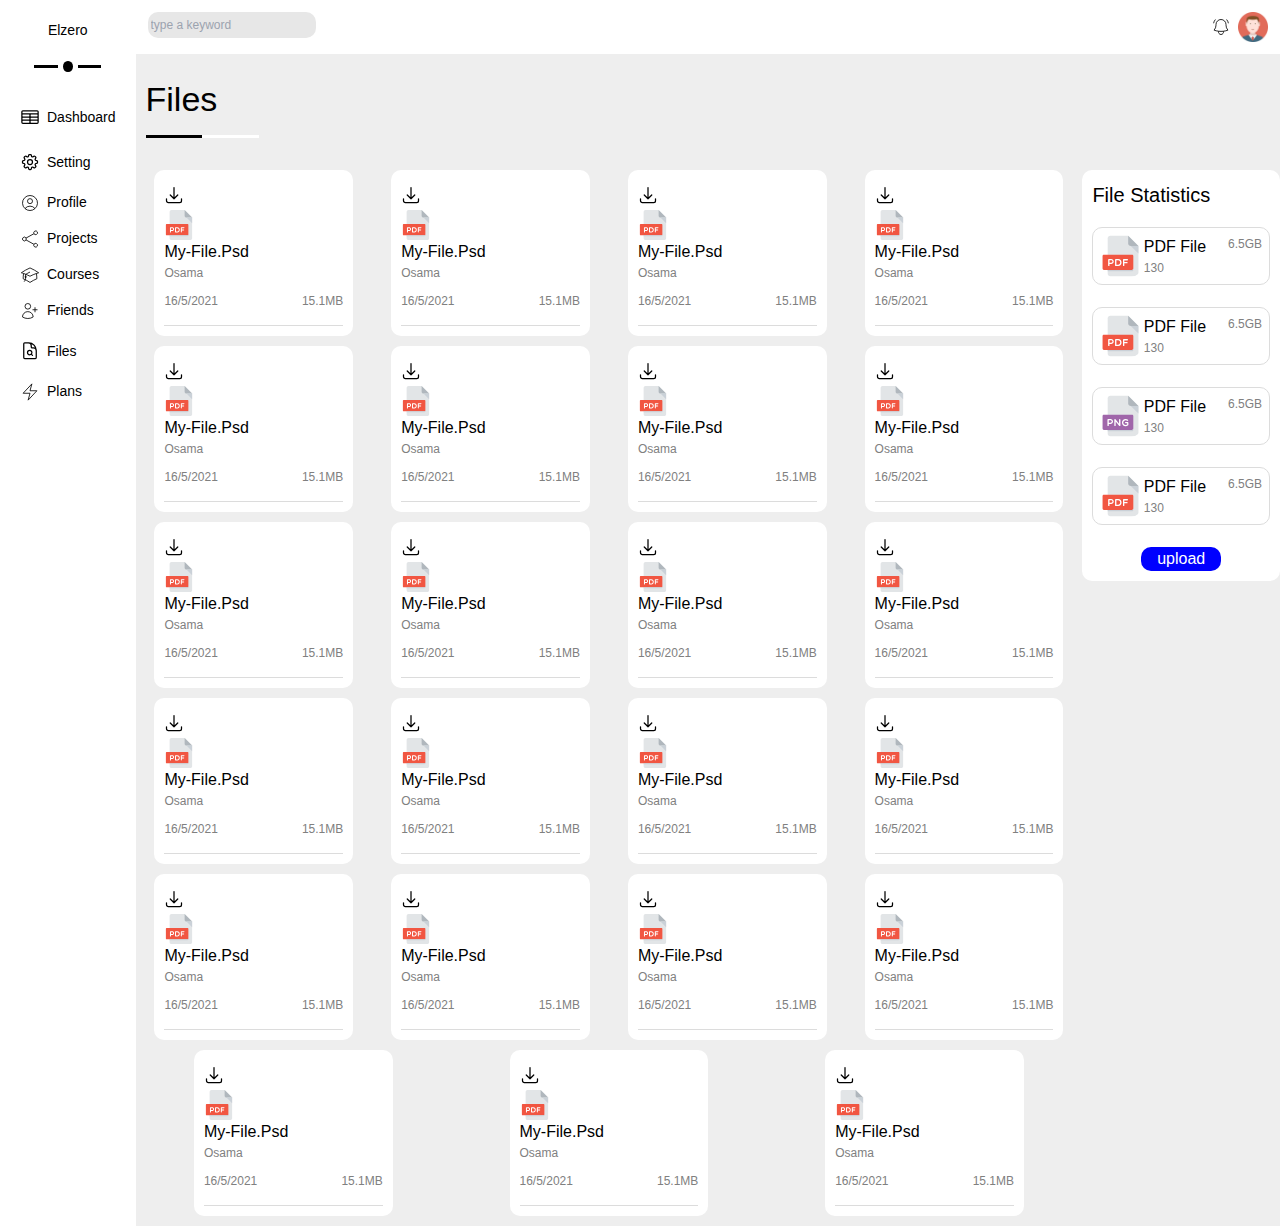
<file: files.html>
<!DOCTYPE html>
<html lang="en">
<head>
    <meta charset="UTF-8">
    <meta name="viewport" content="width=device-width, initial-scale=1.0">
    <title>Files</title>
    <link rel="stylesheet" href="styles.css">
    <link rel="stylesheet" href="file.css">
</head>
<body>
    <aside>
        <div class="flex flex-col items-center">
            <h1>elzero</h1>
            <div class="flex gap-1 items-center w-full justify-center">
                <div class="line"></div>
                <div class="circle"></div>
                <div class="line"></div>
            </div>
        </div>
        <div class="pages">
            <div class="part">
                <svg xmlns="http://www.w3.org/2000/svg" fill="none" viewBox="0 0 24 24" stroke-width="1.5" stroke="currentColor" class="w-6 h-6">
                    <path stroke-linecap="round" stroke-linejoin="round" d="M3.375 19.5h17.25m-17.25 0a1.125 1.125 0 0 1-1.125-1.125M3.375 19.5h7.5c.621 0 1.125-.504 1.125-1.125m-9.75 0V5.625m0 12.75v-1.5c0-.621.504-1.125 1.125-1.125m18.375 2.625V5.625m0 12.75c0 .621-.504 1.125-1.125 1.125m1.125-1.125v-1.5c0-.621-.504-1.125-1.125-1.125m0 3.75h-7.5A1.125 1.125 0 0 1 12 18.375m9.75-12.75c0-.621-.504-1.125-1.125-1.125H3.375c-.621 0-1.125.504-1.125 1.125m19.5 0v1.5c0 .621-.504 1.125-1.125 1.125M2.25 5.625v1.5c0 .621.504 1.125 1.125 1.125m0 0h17.25m-17.25 0h7.5c.621 0 1.125.504 1.125 1.125M3.375 8.25c-.621 0-1.125.504-1.125 1.125v1.5c0 .621.504 1.125 1.125 1.125m17.25-3.75h-7.5c-.621 0-1.125.504-1.125 1.125m8.625-1.125c.621 0 1.125.504 1.125 1.125v1.5c0 .621-.504 1.125-1.125 1.125m-17.25 0h7.5m-7.5 0c-.621 0-1.125.504-1.125 1.125v1.5c0 .621.504 1.125 1.125 1.125M12 10.875v-1.5m0 1.5c0 .621-.504 1.125-1.125 1.125M12 10.875c0 .621.504 1.125 1.125 1.125m-2.25 0c.621 0 1.125.504 1.125 1.125M13.125 12h7.5m-7.5 0c-.621 0-1.125.504-1.125 1.125M20.625 12c.621 0 1.125.504 1.125 1.125v1.5c0 .621-.504 1.125-1.125 1.125m-17.25 0h7.5M12 14.625v-1.5m0 1.5c0 .621-.504 1.125-1.125 1.125M12 14.625c0 .621.504 1.125 1.125 1.125m-2.25 0c.621 0 1.125.504 1.125 1.125m0 1.5v-1.5m0 0c0-.621.504-1.125 1.125-1.125m0 0h7.5" />
                  </svg>                  
                
                  <a href="index.html">Dashboard</a>
            </div>
            <div class="part">
                <svg xmlns="http://www.w3.org/2000/svg" fill="none" viewBox="0 0 24 24" stroke-width="1.5" stroke="currentColor" class="w-6 h-6">
                    <path stroke-linecap="round" stroke-linejoin="round" d="M10.343 3.94c.09-.542.56-.94 1.11-.94h1.093c.55 0 1.02.398 1.11.94l.149.894c.07.424.384.764.78.93.398.164.855.142 1.205-.108l.737-.527a1.125 1.125 0 0 1 1.45.12l.773.774c.39.389.44 1.002.12 1.45l-.527.737c-.25.35-.272.806-.107 1.204.165.397.505.71.93.78l.893.15c.543.09.94.559.94 1.109v1.094c0 .55-.397 1.02-.94 1.11l-.894.149c-.424.07-.764.383-.929.78-.165.398-.143.854.107 1.204l.527.738c.32.447.269 1.06-.12 1.45l-.774.773a1.125 1.125 0 0 1-1.449.12l-.738-.527c-.35-.25-.806-.272-1.203-.107-.398.165-.71.505-.781.929l-.149.894c-.09.542-.56.94-1.11.94h-1.094c-.55 0-1.019-.398-1.11-.94l-.148-.894c-.071-.424-.384-.764-.781-.93-.398-.164-.854-.142-1.204.108l-.738.527c-.447.32-1.06.269-1.45-.12l-.773-.774a1.125 1.125 0 0 1-.12-1.45l.527-.737c.25-.35.272-.806.108-1.204-.165-.397-.506-.71-.93-.78l-.894-.15c-.542-.09-.94-.56-.94-1.109v-1.094c0-.55.398-1.02.94-1.11l.894-.149c.424-.07.765-.383.93-.78.165-.398.143-.854-.108-1.204l-.526-.738a1.125 1.125 0 0 1 .12-1.45l.773-.773a1.125 1.125 0 0 1 1.45-.12l.737.527c.35.25.807.272 1.204.107.397-.165.71-.505.78-.929l.15-.894Z" />
                    <path stroke-linecap="round" stroke-linejoin="round" d="M15 12a3 3 0 1 1-6 0 3 3 0 0 1 6 0Z" />
                  </svg>                  
                <a href="setting.html">setting</a>
            </div>
            <div class="part">
                <svg xmlns="http://www.w3.org/2000/svg" fill="none" viewBox="0 0 24 24" strokeWidth={1.5} stroke="currentColor" className="w-6 h-6">
                    <path strokeLinecap="round" strokeLinejoin="round" d="M17.982 18.725A7.488 7.488 0 0 0 12 15.75a7.488 7.488 0 0 0-5.982 2.975m11.963 0a9 9 0 1 0-11.963 0m11.963 0A8.966 8.966 0 0 1 12 21a8.966 8.966 0 0 1-5.982-2.275M15 9.75a3 3 0 1 1-6 0 3 3 0 0 1 6 0Z" />
                  </svg>                  
               <a href="profile.html">profile</a>
            </div>
            <div class="part">
                <svg xmlns="http://www.w3.org/2000/svg" fill="none" viewBox="0 0 24 24" strokeWidth={1.5} stroke="currentColor" className="w-6 h-6">
                    <path strokeLinecap="round" strokeLinejoin="round" d="M7.217 10.907a2.25 2.25 0 1 0 0 2.186m0-2.186c.18.324.283.696.283 1.093s-.103.77-.283 1.093m0-2.186 9.566-5.314m-9.566 7.5 9.566 5.314m0 0a2.25 2.25 0 1 0 3.935 2.186 2.25 2.25 0 0 0-3.935-2.186Zm0-12.814a2.25 2.25 0 1 0 3.933-2.185 2.25 2.25 0 0 0-3.933 2.185Z" />
                  </svg>                  
               <a href="projects.html">projects</a>
            </div>
            <div class="part">
                <svg xmlns="http://www.w3.org/2000/svg" fill="none" viewBox="0 0 24 24" strokeWidth={1.5} stroke="currentColor" className="w-6 h-6">
                    <path strokeLinecap="round" strokeLinejoin="round" d="M4.26 10.147a60.438 60.438 0 0 0-.491 6.347A48.62 48.62 0 0 1 12 20.904a48.62 48.62 0 0 1 8.232-4.41 60.46 60.46 0 0 0-.491-6.347m-15.482 0a50.636 50.636 0 0 0-2.658-.813A59.906 59.906 0 0 1 12 3.493a59.903 59.903 0 0 1 10.399 5.84c-.896.248-1.783.52-2.658.814m-15.482 0A50.717 50.717 0 0 1 12 13.489a50.702 50.702 0 0 1 7.74-3.342M6.75 15a.75.75 0 1 0 0-1.5.75.75 0 0 0 0 1.5Zm0 0v-3.675A55.378 55.378 0 0 1 12 8.443m-7.007 11.55A5.981 5.981 0 0 0 6.75 15.75v-1.5" />
                  </svg>                  
                <a href="courses.html">courses</a>
            </div>
            <div class="part">
                <svg xmlns="http://www.w3.org/2000/svg" fill="none" viewBox="0 0 24 24" strokeWidth={1.5} stroke="currentColor" className="w-6 h-6">
                    <path strokeLinecap="round" strokeLinejoin="round" d="M18 7.5v3m0 0v3m0-3h3m-3 0h-3m-2.25-4.125a3.375 3.375 0 1 1-6.75 0 3.375 3.375 0 0 1 6.75 0ZM3 19.235v-.11a6.375 6.375 0 0 1 12.75 0v.109A12.318 12.318 0 0 1 9.374 21c-2.331 0-4.512-.645-6.374-1.766Z" />
                  </svg>                  
                <a href="friends.html">friends</a>
            </div>
            <div class="part">
                <svg xmlns="http://www.w3.org/2000/svg" fill="none" viewBox="0 0 24 24" stroke-width="1.5" stroke="currentColor" class="w-6 h-6">
                    <path stroke-linecap="round" stroke-linejoin="round" d="M19.5 14.25v-2.625a3.375 3.375 0 0 0-3.375-3.375h-1.5A1.125 1.125 0 0 1 13.5 7.125v-1.5a3.375 3.375 0 0 0-3.375-3.375H8.25m5.231 13.481L15 17.25m-4.5-15H5.625c-.621 0-1.125.504-1.125 1.125v16.5c0 .621.504 1.125 1.125 1.125h12.75c.621 0 1.125-.504 1.125-1.125V11.25a9 9 0 0 0-9-9Zm3.75 11.625a2.625 2.625 0 1 1-5.25 0 2.625 2.625 0 0 1 5.25 0Z" />
                  </svg>                  
                <a href="files.html">files</a>
            </div>
            <div class="part">
                <svg xmlns="http://www.w3.org/2000/svg" fill="none" viewBox="0 0 24 24" strokeWidth={1.5} stroke="currentColor" className="w-6 h-6">
                    <path strokeLinecap="round" strokeLinejoin="round" d="m3.75 13.5 10.5-11.25L12 10.5h8.25L9.75 21.75 12 13.5H3.75Z" />
                  </svg>                  
                  <a href="plans.html">plans</a>
            </div>
        </div>
    </aside>
    <header class="flex justify-between">
        <input type="text" placeholder="type a keyword">
        <div class="flex">
            <svg xmlns="http://www.w3.org/2000/svg" fill="none" viewBox="0 0 24 24" strokeWidth={1.5} stroke="currentColor" className="w-6 h-6">
                <path strokeLinecap="round" strokeLinejoin="round" d="M14.857 17.082a23.848 23.848 0 0 0 5.454-1.31A8.967 8.967 0 0 1 18 9.75V9A6 6 0 0 0 6 9v.75a8.967 8.967 0 0 1-2.312 6.022c1.733.64 3.56 1.085 5.455 1.31m5.714 0a24.255 24.255 0 0 1-5.714 0m5.714 0a3 3 0 1 1-5.714 0M3.124 7.5A8.969 8.969 0 0 1 5.292 3m13.416 0a8.969 8.969 0 0 1 2.168 4.5" />
              </svg>              
            <img src="./imgs/avatar.png" alt="user profile picture">
        </div>
    </header>
    <main>
        <section>
            <h2>files</h2>
            <div class="colored"></div>
        </section>
        <section class="informations flex  justify-around">
           
            <div class="files w-9/12 flex flex-wrap justify-around">
                <div class="shared down">
                    <svg xmlns="http://www.w3.org/2000/svg" fill="none" viewBox="0 0 24 24" stroke-width="1.5" stroke="currentColor" class="w-6 h-6">
                        <path stroke-linecap="round" stroke-linejoin="round" d="M3 16.5v2.25A2.25 2.25 0 0 0 5.25 21h13.5A2.25 2.25 0 0 0 21 18.75V16.5M16.5 12 12 16.5m0 0L7.5 12m4.5 4.5V3" />
                      </svg>
                      <div>
                        <img src="./imgs/pdf.svg" alt="">
                        <p>my-file.psd</p>
                      </div>
                      <p class="grayp">osama</p>
                      <div class="task">
                        <p class="grayp">16/5/2021</p>
                        <p class="grayp">15.1MB</p>
                      </div>
                      
                </div>
                <div class="shared down">
                    <svg xmlns="http://www.w3.org/2000/svg" fill="none" viewBox="0 0 24 24" stroke-width="1.5" stroke="currentColor" class="w-6 h-6">
                        <path stroke-linecap="round" stroke-linejoin="round" d="M3 16.5v2.25A2.25 2.25 0 0 0 5.25 21h13.5A2.25 2.25 0 0 0 21 18.75V16.5M16.5 12 12 16.5m0 0L7.5 12m4.5 4.5V3" />
                      </svg>
                      <div>
                        <img src="./imgs/pdf.svg" alt="">
                        <p>my-file.psd</p>
                      </div>
                      <p class="grayp">osama</p>
                      <div class="task">
                        <p class="grayp">16/5/2021</p>
                        <p class="grayp">15.1MB</p>
                      </div>
                      
                </div>
                <div class="shared down">
                    <svg xmlns="http://www.w3.org/2000/svg" fill="none" viewBox="0 0 24 24" stroke-width="1.5" stroke="currentColor" class="w-6 h-6">
                        <path stroke-linecap="round" stroke-linejoin="round" d="M3 16.5v2.25A2.25 2.25 0 0 0 5.25 21h13.5A2.25 2.25 0 0 0 21 18.75V16.5M16.5 12 12 16.5m0 0L7.5 12m4.5 4.5V3" />
                      </svg>
                      <div>
                        <img src="./imgs/pdf.svg" alt="">
                        <p>my-file.psd</p>
                      </div>
                      <p class="grayp">osama</p>
                      <div class="task">
                        <p class="grayp">16/5/2021</p>
                        <p class="grayp">15.1MB</p>
                      </div>
                      
                </div>
                <div class="shared down">
                    <svg xmlns="http://www.w3.org/2000/svg" fill="none" viewBox="0 0 24 24" stroke-width="1.5" stroke="currentColor" class="w-6 h-6">
                        <path stroke-linecap="round" stroke-linejoin="round" d="M3 16.5v2.25A2.25 2.25 0 0 0 5.25 21h13.5A2.25 2.25 0 0 0 21 18.75V16.5M16.5 12 12 16.5m0 0L7.5 12m4.5 4.5V3" />
                      </svg>
                      <div>
                        <img src="./imgs/pdf.svg" alt="">
                        <p>my-file.psd</p>
                      </div>
                      <p class="grayp">osama</p>
                      <div class="task">
                        <p class="grayp">16/5/2021</p>
                        <p class="grayp">15.1MB</p>
                      </div>
                      
                </div>
                <div class="shared down">
                    <svg xmlns="http://www.w3.org/2000/svg" fill="none" viewBox="0 0 24 24" stroke-width="1.5" stroke="currentColor" class="w-6 h-6">
                        <path stroke-linecap="round" stroke-linejoin="round" d="M3 16.5v2.25A2.25 2.25 0 0 0 5.25 21h13.5A2.25 2.25 0 0 0 21 18.75V16.5M16.5 12 12 16.5m0 0L7.5 12m4.5 4.5V3" />
                      </svg>
                      <div>
                        <img src="./imgs/pdf.svg" alt="">
                        <p>my-file.psd</p>
                      </div>
                      <p class="grayp">osama</p>
                      <div class="task">
                        <p class="grayp">16/5/2021</p>
                        <p class="grayp">15.1MB</p>
                      </div>
                      
                </div>
                <div class="shared down">
                    <svg xmlns="http://www.w3.org/2000/svg" fill="none" viewBox="0 0 24 24" stroke-width="1.5" stroke="currentColor" class="w-6 h-6">
                        <path stroke-linecap="round" stroke-linejoin="round" d="M3 16.5v2.25A2.25 2.25 0 0 0 5.25 21h13.5A2.25 2.25 0 0 0 21 18.75V16.5M16.5 12 12 16.5m0 0L7.5 12m4.5 4.5V3" />
                      </svg>
                      <div>
                        <img src="./imgs/pdf.svg" alt="">
                        <p>my-file.psd</p>
                      </div>
                      <p class="grayp">osama</p>
                      <div class="task">
                        <p class="grayp">16/5/2021</p>
                        <p class="grayp">15.1MB</p>
                      </div>
                      
                </div>
                <div class="shared down">
                    <svg xmlns="http://www.w3.org/2000/svg" fill="none" viewBox="0 0 24 24" stroke-width="1.5" stroke="currentColor" class="w-6 h-6">
                        <path stroke-linecap="round" stroke-linejoin="round" d="M3 16.5v2.25A2.25 2.25 0 0 0 5.25 21h13.5A2.25 2.25 0 0 0 21 18.75V16.5M16.5 12 12 16.5m0 0L7.5 12m4.5 4.5V3" />
                      </svg>
                      <div>
                        <img src="./imgs/pdf.svg" alt="">
                        <p>my-file.psd</p>
                      </div>
                      <p class="grayp">osama</p>
                      <div class="task">
                        <p class="grayp">16/5/2021</p>
                        <p class="grayp">15.1MB</p>
                      </div>
                      
                </div>
                <div class="shared down">
                    <svg xmlns="http://www.w3.org/2000/svg" fill="none" viewBox="0 0 24 24" stroke-width="1.5" stroke="currentColor" class="w-6 h-6">
                        <path stroke-linecap="round" stroke-linejoin="round" d="M3 16.5v2.25A2.25 2.25 0 0 0 5.25 21h13.5A2.25 2.25 0 0 0 21 18.75V16.5M16.5 12 12 16.5m0 0L7.5 12m4.5 4.5V3" />
                      </svg>
                      <div>
                        <img src="./imgs/pdf.svg" alt="">
                        <p>my-file.psd</p>
                      </div>
                      <p class="grayp">osama</p>
                      <div class="task">
                        <p class="grayp">16/5/2021</p>
                        <p class="grayp">15.1MB</p>
                      </div>
                      
                </div>
                <div class="shared down">
                    <svg xmlns="http://www.w3.org/2000/svg" fill="none" viewBox="0 0 24 24" stroke-width="1.5" stroke="currentColor" class="w-6 h-6">
                        <path stroke-linecap="round" stroke-linejoin="round" d="M3 16.5v2.25A2.25 2.25 0 0 0 5.25 21h13.5A2.25 2.25 0 0 0 21 18.75V16.5M16.5 12 12 16.5m0 0L7.5 12m4.5 4.5V3" />
                      </svg>
                      <div>
                        <img src="./imgs/pdf.svg" alt="">
                        <p>my-file.psd</p>
                      </div>
                      <p class="grayp">osama</p>
                      <div class="task">
                        <p class="grayp">16/5/2021</p>
                        <p class="grayp">15.1MB</p>
                      </div>
                      
                </div>
                <div class="shared down">
                    <svg xmlns="http://www.w3.org/2000/svg" fill="none" viewBox="0 0 24 24" stroke-width="1.5" stroke="currentColor" class="w-6 h-6">
                        <path stroke-linecap="round" stroke-linejoin="round" d="M3 16.5v2.25A2.25 2.25 0 0 0 5.25 21h13.5A2.25 2.25 0 0 0 21 18.75V16.5M16.5 12 12 16.5m0 0L7.5 12m4.5 4.5V3" />
                      </svg>
                      <div>
                        <img src="./imgs/pdf.svg" alt="">
                        <p>my-file.psd</p>
                      </div>
                      <p class="grayp">osama</p>
                      <div class="task">
                        <p class="grayp">16/5/2021</p>
                        <p class="grayp">15.1MB</p>
                      </div>
                      
                </div>
                <div class="shared down">
                    <svg xmlns="http://www.w3.org/2000/svg" fill="none" viewBox="0 0 24 24" stroke-width="1.5" stroke="currentColor" class="w-6 h-6">
                        <path stroke-linecap="round" stroke-linejoin="round" d="M3 16.5v2.25A2.25 2.25 0 0 0 5.25 21h13.5A2.25 2.25 0 0 0 21 18.75V16.5M16.5 12 12 16.5m0 0L7.5 12m4.5 4.5V3" />
                      </svg>
                      <div>
                        <img src="./imgs/pdf.svg" alt="">
                        <p>my-file.psd</p>
                      </div>
                      <p class="grayp">osama</p>
                      <div class="task">
                        <p class="grayp">16/5/2021</p>
                        <p class="grayp">15.1MB</p>
                      </div>
                      
                </div>
                <div class="shared down">
                    <svg xmlns="http://www.w3.org/2000/svg" fill="none" viewBox="0 0 24 24" stroke-width="1.5" stroke="currentColor" class="w-6 h-6">
                        <path stroke-linecap="round" stroke-linejoin="round" d="M3 16.5v2.25A2.25 2.25 0 0 0 5.25 21h13.5A2.25 2.25 0 0 0 21 18.75V16.5M16.5 12 12 16.5m0 0L7.5 12m4.5 4.5V3" />
                      </svg>
                      <div>
                        <img src="./imgs/pdf.svg" alt="">
                        <p>my-file.psd</p>
                      </div>
                      <p class="grayp">osama</p>
                      <div class="task">
                        <p class="grayp">16/5/2021</p>
                        <p class="grayp">15.1MB</p>
                      </div>
                      
                </div>
                <div class="shared down">
                    <svg xmlns="http://www.w3.org/2000/svg" fill="none" viewBox="0 0 24 24" stroke-width="1.5" stroke="currentColor" class="w-6 h-6">
                        <path stroke-linecap="round" stroke-linejoin="round" d="M3 16.5v2.25A2.25 2.25 0 0 0 5.25 21h13.5A2.25 2.25 0 0 0 21 18.75V16.5M16.5 12 12 16.5m0 0L7.5 12m4.5 4.5V3" />
                      </svg>
                      <div>
                        <img src="./imgs/pdf.svg" alt="">
                        <p>my-file.psd</p>
                      </div>
                      <p class="grayp">osama</p>
                      <div class="task">
                        <p class="grayp">16/5/2021</p>
                        <p class="grayp">15.1MB</p>
                      </div>
                      
                </div>
                <div class="shared down">
                    <svg xmlns="http://www.w3.org/2000/svg" fill="none" viewBox="0 0 24 24" stroke-width="1.5" stroke="currentColor" class="w-6 h-6">
                        <path stroke-linecap="round" stroke-linejoin="round" d="M3 16.5v2.25A2.25 2.25 0 0 0 5.25 21h13.5A2.25 2.25 0 0 0 21 18.75V16.5M16.5 12 12 16.5m0 0L7.5 12m4.5 4.5V3" />
                      </svg>
                      <div>
                        <img src="./imgs/pdf.svg" alt="">
                        <p>my-file.psd</p>
                      </div>
                      <p class="grayp">osama</p>
                      <div class="task">
                        <p class="grayp">16/5/2021</p>
                        <p class="grayp">15.1MB</p>
                      </div>
                      
                </div>
                <div class="shared down">
                    <svg xmlns="http://www.w3.org/2000/svg" fill="none" viewBox="0 0 24 24" stroke-width="1.5" stroke="currentColor" class="w-6 h-6">
                        <path stroke-linecap="round" stroke-linejoin="round" d="M3 16.5v2.25A2.25 2.25 0 0 0 5.25 21h13.5A2.25 2.25 0 0 0 21 18.75V16.5M16.5 12 12 16.5m0 0L7.5 12m4.5 4.5V3" />
                      </svg>
                      <div>
                        <img src="./imgs/pdf.svg" alt="">
                        <p>my-file.psd</p>
                      </div>
                      <p class="grayp">osama</p>
                      <div class="task">
                        <p class="grayp">16/5/2021</p>
                        <p class="grayp">15.1MB</p>
                      </div>
                      
                </div>
                <div class="shared down">
                    <svg xmlns="http://www.w3.org/2000/svg" fill="none" viewBox="0 0 24 24" stroke-width="1.5" stroke="currentColor" class="w-6 h-6">
                        <path stroke-linecap="round" stroke-linejoin="round" d="M3 16.5v2.25A2.25 2.25 0 0 0 5.25 21h13.5A2.25 2.25 0 0 0 21 18.75V16.5M16.5 12 12 16.5m0 0L7.5 12m4.5 4.5V3" />
                      </svg>
                      <div>
                        <img src="./imgs/pdf.svg" alt="">
                        <p>my-file.psd</p>
                      </div>
                      <p class="grayp">osama</p>
                      <div class="task">
                        <p class="grayp">16/5/2021</p>
                        <p class="grayp">15.1MB</p>
                      </div>
                      
                </div>
                <div class="shared down">
                    <svg xmlns="http://www.w3.org/2000/svg" fill="none" viewBox="0 0 24 24" stroke-width="1.5" stroke="currentColor" class="w-6 h-6">
                        <path stroke-linecap="round" stroke-linejoin="round" d="M3 16.5v2.25A2.25 2.25 0 0 0 5.25 21h13.5A2.25 2.25 0 0 0 21 18.75V16.5M16.5 12 12 16.5m0 0L7.5 12m4.5 4.5V3" />
                      </svg>
                      <div>
                        <img src="./imgs/pdf.svg" alt="">
                        <p>my-file.psd</p>
                      </div>
                      <p class="grayp">osama</p>
                      <div class="task">
                        <p class="grayp">16/5/2021</p>
                        <p class="grayp">15.1MB</p>
                      </div>
                      
                </div>
                <div class="shared down">
                    <svg xmlns="http://www.w3.org/2000/svg" fill="none" viewBox="0 0 24 24" stroke-width="1.5" stroke="currentColor" class="w-6 h-6">
                        <path stroke-linecap="round" stroke-linejoin="round" d="M3 16.5v2.25A2.25 2.25 0 0 0 5.25 21h13.5A2.25 2.25 0 0 0 21 18.75V16.5M16.5 12 12 16.5m0 0L7.5 12m4.5 4.5V3" />
                      </svg>
                      <div>
                        <img src="./imgs/pdf.svg" alt="">
                        <p>my-file.psd</p>
                      </div>
                      <p class="grayp">osama</p>
                      <div class="task">
                        <p class="grayp">16/5/2021</p>
                        <p class="grayp">15.1MB</p>
                      </div>
                      
                </div>
                <div class="shared down">
                    <svg xmlns="http://www.w3.org/2000/svg" fill="none" viewBox="0 0 24 24" stroke-width="1.5" stroke="currentColor" class="w-6 h-6">
                        <path stroke-linecap="round" stroke-linejoin="round" d="M3 16.5v2.25A2.25 2.25 0 0 0 5.25 21h13.5A2.25 2.25 0 0 0 21 18.75V16.5M16.5 12 12 16.5m0 0L7.5 12m4.5 4.5V3" />
                      </svg>
                      <div>
                        <img src="./imgs/pdf.svg" alt="">
                        <p>my-file.psd</p>
                      </div>
                      <p class="grayp">osama</p>
                      <div class="task">
                        <p class="grayp">16/5/2021</p>
                        <p class="grayp">15.1MB</p>
                      </div>
                      
                </div>
                <div class="shared down">
                    <svg xmlns="http://www.w3.org/2000/svg" fill="none" viewBox="0 0 24 24" stroke-width="1.5" stroke="currentColor" class="w-6 h-6">
                        <path stroke-linecap="round" stroke-linejoin="round" d="M3 16.5v2.25A2.25 2.25 0 0 0 5.25 21h13.5A2.25 2.25 0 0 0 21 18.75V16.5M16.5 12 12 16.5m0 0L7.5 12m4.5 4.5V3" />
                      </svg>
                      <div>
                        <img src="./imgs/pdf.svg" alt="">
                        <p>my-file.psd</p>
                      </div>
                      <p class="grayp">osama</p>
                      <div class="task">
                        <p class="grayp">16/5/2021</p>
                        <p class="grayp">15.1MB</p>
                      </div>
                      
                </div>
                <div class="shared down">
                    <svg xmlns="http://www.w3.org/2000/svg" fill="none" viewBox="0 0 24 24" stroke-width="1.5" stroke="currentColor" class="w-6 h-6">
                        <path stroke-linecap="round" stroke-linejoin="round" d="M3 16.5v2.25A2.25 2.25 0 0 0 5.25 21h13.5A2.25 2.25 0 0 0 21 18.75V16.5M16.5 12 12 16.5m0 0L7.5 12m4.5 4.5V3" />
                      </svg>
                      <div>
                        <img src="./imgs/pdf.svg" alt="">
                        <p>my-file.psd</p>
                      </div>
                      <p class="grayp">osama</p>
                      <div class="task">
                        <p class="grayp">16/5/2021</p>
                        <p class="grayp">15.1MB</p>
                      </div>
                      
                </div>
                <div class="shared down">
                    <svg xmlns="http://www.w3.org/2000/svg" fill="none" viewBox="0 0 24 24" stroke-width="1.5" stroke="currentColor" class="w-6 h-6">
                        <path stroke-linecap="round" stroke-linejoin="round" d="M3 16.5v2.25A2.25 2.25 0 0 0 5.25 21h13.5A2.25 2.25 0 0 0 21 18.75V16.5M16.5 12 12 16.5m0 0L7.5 12m4.5 4.5V3" />
                      </svg>
                      <div>
                        <img src="./imgs/pdf.svg" alt="">
                        <p>my-file.psd</p>
                      </div>
                      <p class="grayp">osama</p>
                      <div class="task">
                        <p class="grayp">16/5/2021</p>
                        <p class="grayp">15.1MB</p>
                      </div>
                      
                </div>
                <div class="shared down">
                    <svg xmlns="http://www.w3.org/2000/svg" fill="none" viewBox="0 0 24 24" stroke-width="1.5" stroke="currentColor" class="w-6 h-6">
                        <path stroke-linecap="round" stroke-linejoin="round" d="M3 16.5v2.25A2.25 2.25 0 0 0 5.25 21h13.5A2.25 2.25 0 0 0 21 18.75V16.5M16.5 12 12 16.5m0 0L7.5 12m4.5 4.5V3" />
                      </svg>
                      <div>
                        <img src="./imgs/pdf.svg" alt="">
                        <p>my-file.psd</p>
                      </div>
                      <p class="grayp">osama</p>
                      <div class="task">
                        <p class="grayp">16/5/2021</p>
                        <p class="grayp">15.1MB</p>
                      </div>
                      
                </div>
            </div>
            <div class="shared fileStatitics">
                <h2>file statistics</h2>
                <div class="relative flex flex-col items-center">
                    <div class="last">
                        <img src="./imgs/pdf.svg" alt="">
                        <div class="lastNew">
                            <div>
                                <h2>PDF file</h2>
                                <p class="grayp">130</p>    
                            </div>
                            <p class="grayp">6.5GB</p>
                        </div>
                    </div>
                    <div class="last">
                        <img src="./imgs/pdf.svg" alt="">
                        <div class="lastNew">
                            <div>
                                <h2>PDF file</h2>
                                <p class="grayp">130</p>    
                            </div>
                            <p class="grayp">6.5GB</p>
                        </div>
                    </div>
                    <div class="last">
                        <img src="./imgs/png.svg" alt="">
                        <div class="lastNew">
                            <div>
                                <h2>PDF file</h2>
                                <p class="grayp">130</p>    
                            </div>
                            <p class="grayp">6.5GB</p>
                        </div>
                    </div>
                    <div class="last">
                        <img src="./imgs/pdf.svg" alt="">
                        <div class="lastNew">
                            <div>
                                <h2>PDF file</h2>
                                <p class="grayp">130</p>    
                            </div>
                            <p class="grayp">6.5GB</p>
                        </div>
                    </div>
                    <button>upload</button>
                </div>
            </div> 
        </section>
    </main>
</body>
</html>
</file>
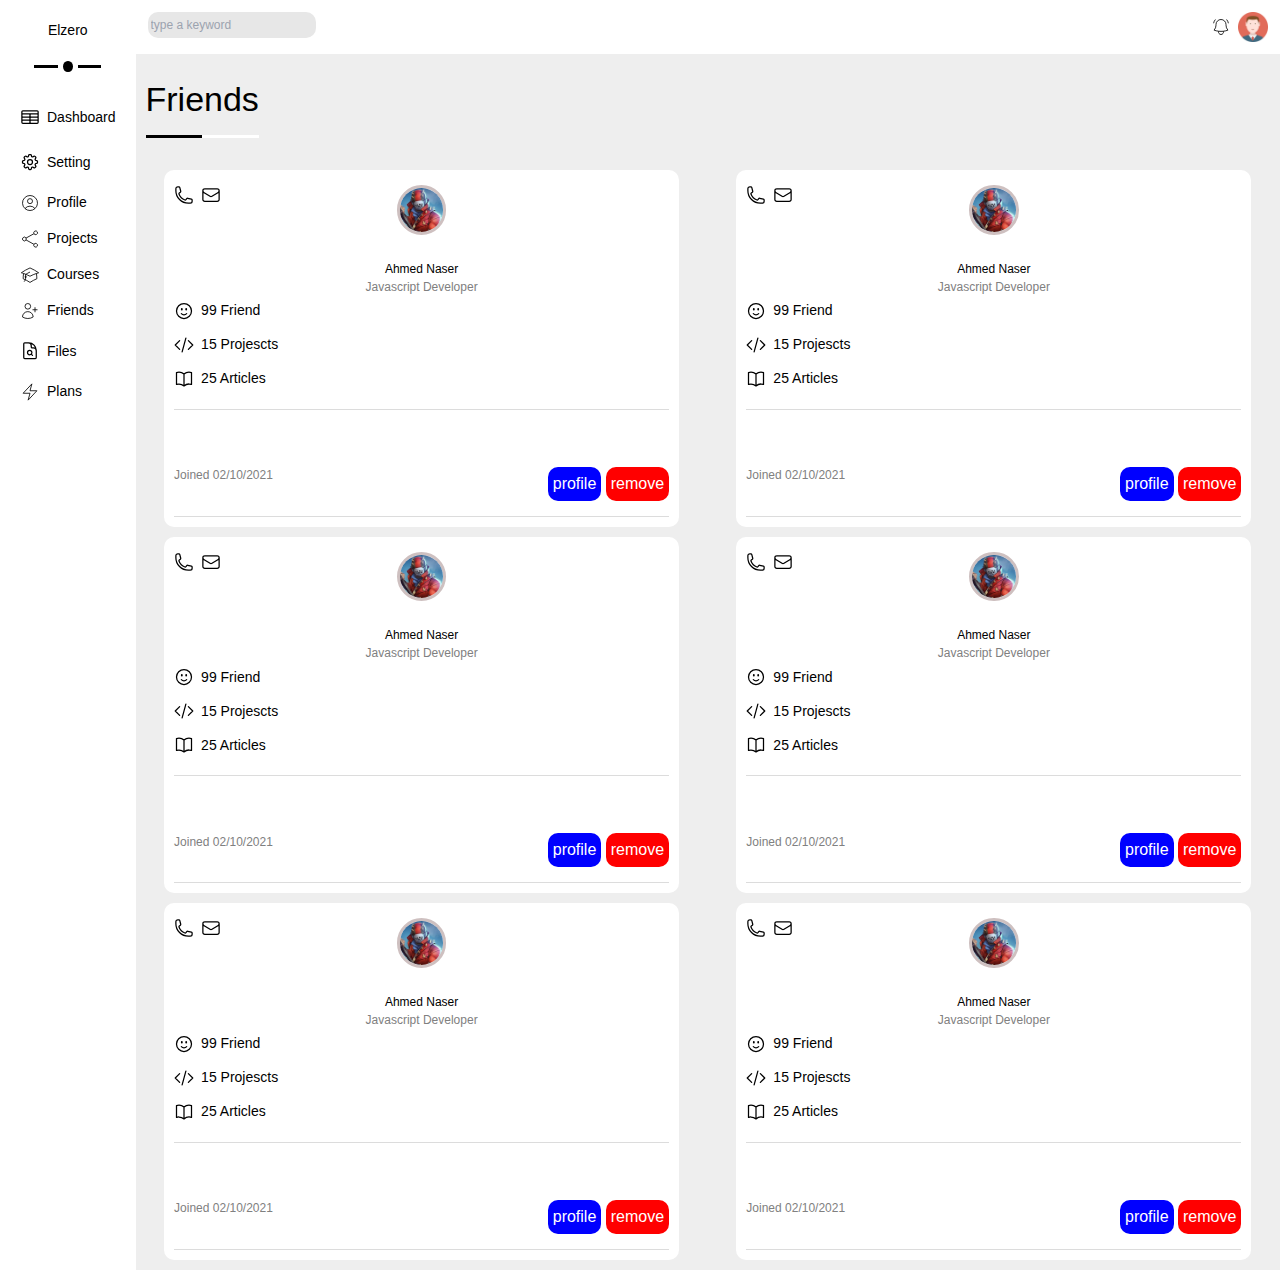
<file: friends.html>
<!DOCTYPE html>
<html lang="en">
<head>
    <meta charset="UTF-8">
    <meta name="viewport" content="width=device-width, initial-scale=1.0">
    <title>Friends</title>
    <link rel="stylesheet" href="styles.css">
    <link rel="stylesheet" href="file.css">
</head>
<body>
    <aside>
        <div class="flex flex-col items-center">
            <h1>elzero</h1>
            <div class="flex gap-1 items-center w-full justify-center">
                <div class="line"></div>
                <div class="circle"></div>
                <div class="line"></div>
            </div>
        </div>
        <div class="pages">
            <div class="part">
                <svg xmlns="http://www.w3.org/2000/svg" fill="none" viewBox="0 0 24 24" stroke-width="1.5" stroke="currentColor" class="w-6 h-6">
                    <path stroke-linecap="round" stroke-linejoin="round" d="M3.375 19.5h17.25m-17.25 0a1.125 1.125 0 0 1-1.125-1.125M3.375 19.5h7.5c.621 0 1.125-.504 1.125-1.125m-9.75 0V5.625m0 12.75v-1.5c0-.621.504-1.125 1.125-1.125m18.375 2.625V5.625m0 12.75c0 .621-.504 1.125-1.125 1.125m1.125-1.125v-1.5c0-.621-.504-1.125-1.125-1.125m0 3.75h-7.5A1.125 1.125 0 0 1 12 18.375m9.75-12.75c0-.621-.504-1.125-1.125-1.125H3.375c-.621 0-1.125.504-1.125 1.125m19.5 0v1.5c0 .621-.504 1.125-1.125 1.125M2.25 5.625v1.5c0 .621.504 1.125 1.125 1.125m0 0h17.25m-17.25 0h7.5c.621 0 1.125.504 1.125 1.125M3.375 8.25c-.621 0-1.125.504-1.125 1.125v1.5c0 .621.504 1.125 1.125 1.125m17.25-3.75h-7.5c-.621 0-1.125.504-1.125 1.125m8.625-1.125c.621 0 1.125.504 1.125 1.125v1.5c0 .621-.504 1.125-1.125 1.125m-17.25 0h7.5m-7.5 0c-.621 0-1.125.504-1.125 1.125v1.5c0 .621.504 1.125 1.125 1.125M12 10.875v-1.5m0 1.5c0 .621-.504 1.125-1.125 1.125M12 10.875c0 .621.504 1.125 1.125 1.125m-2.25 0c.621 0 1.125.504 1.125 1.125M13.125 12h7.5m-7.5 0c-.621 0-1.125.504-1.125 1.125M20.625 12c.621 0 1.125.504 1.125 1.125v1.5c0 .621-.504 1.125-1.125 1.125m-17.25 0h7.5M12 14.625v-1.5m0 1.5c0 .621-.504 1.125-1.125 1.125M12 14.625c0 .621.504 1.125 1.125 1.125m-2.25 0c.621 0 1.125.504 1.125 1.125m0 1.5v-1.5m0 0c0-.621.504-1.125 1.125-1.125m0 0h7.5" />
                  </svg>                  
                
                  <a href="index.html">Dashboard</a>
            </div>
            <div class="part">
                <svg xmlns="http://www.w3.org/2000/svg" fill="none" viewBox="0 0 24 24" stroke-width="1.5" stroke="currentColor" class="w-6 h-6">
                    <path stroke-linecap="round" stroke-linejoin="round" d="M10.343 3.94c.09-.542.56-.94 1.11-.94h1.093c.55 0 1.02.398 1.11.94l.149.894c.07.424.384.764.78.93.398.164.855.142 1.205-.108l.737-.527a1.125 1.125 0 0 1 1.45.12l.773.774c.39.389.44 1.002.12 1.45l-.527.737c-.25.35-.272.806-.107 1.204.165.397.505.71.93.78l.893.15c.543.09.94.559.94 1.109v1.094c0 .55-.397 1.02-.94 1.11l-.894.149c-.424.07-.764.383-.929.78-.165.398-.143.854.107 1.204l.527.738c.32.447.269 1.06-.12 1.45l-.774.773a1.125 1.125 0 0 1-1.449.12l-.738-.527c-.35-.25-.806-.272-1.203-.107-.398.165-.71.505-.781.929l-.149.894c-.09.542-.56.94-1.11.94h-1.094c-.55 0-1.019-.398-1.11-.94l-.148-.894c-.071-.424-.384-.764-.781-.93-.398-.164-.854-.142-1.204.108l-.738.527c-.447.32-1.06.269-1.45-.12l-.773-.774a1.125 1.125 0 0 1-.12-1.45l.527-.737c.25-.35.272-.806.108-1.204-.165-.397-.506-.71-.93-.78l-.894-.15c-.542-.09-.94-.56-.94-1.109v-1.094c0-.55.398-1.02.94-1.11l.894-.149c.424-.07.765-.383.93-.78.165-.398.143-.854-.108-1.204l-.526-.738a1.125 1.125 0 0 1 .12-1.45l.773-.773a1.125 1.125 0 0 1 1.45-.12l.737.527c.35.25.807.272 1.204.107.397-.165.71-.505.78-.929l.15-.894Z" />
                    <path stroke-linecap="round" stroke-linejoin="round" d="M15 12a3 3 0 1 1-6 0 3 3 0 0 1 6 0Z" />
                  </svg>                  
                <a href="setting.html">setting</a>
            </div>
            <div class="part">
                <svg xmlns="http://www.w3.org/2000/svg" fill="none" viewBox="0 0 24 24" strokeWidth={1.5} stroke="currentColor" className="w-6 h-6">
                    <path strokeLinecap="round" strokeLinejoin="round" d="M17.982 18.725A7.488 7.488 0 0 0 12 15.75a7.488 7.488 0 0 0-5.982 2.975m11.963 0a9 9 0 1 0-11.963 0m11.963 0A8.966 8.966 0 0 1 12 21a8.966 8.966 0 0 1-5.982-2.275M15 9.75a3 3 0 1 1-6 0 3 3 0 0 1 6 0Z" />
                  </svg>                  
               <a href="profile.html">profile</a>
            </div>
            <div class="part">
                <svg xmlns="http://www.w3.org/2000/svg" fill="none" viewBox="0 0 24 24" strokeWidth={1.5} stroke="currentColor" className="w-6 h-6">
                    <path strokeLinecap="round" strokeLinejoin="round" d="M7.217 10.907a2.25 2.25 0 1 0 0 2.186m0-2.186c.18.324.283.696.283 1.093s-.103.77-.283 1.093m0-2.186 9.566-5.314m-9.566 7.5 9.566 5.314m0 0a2.25 2.25 0 1 0 3.935 2.186 2.25 2.25 0 0 0-3.935-2.186Zm0-12.814a2.25 2.25 0 1 0 3.933-2.185 2.25 2.25 0 0 0-3.933 2.185Z" />
                  </svg>                  
               <a href="projects.html">projects</a>
            </div>
            <div class="part">
                <svg xmlns="http://www.w3.org/2000/svg" fill="none" viewBox="0 0 24 24" strokeWidth={1.5} stroke="currentColor" className="w-6 h-6">
                    <path strokeLinecap="round" strokeLinejoin="round" d="M4.26 10.147a60.438 60.438 0 0 0-.491 6.347A48.62 48.62 0 0 1 12 20.904a48.62 48.62 0 0 1 8.232-4.41 60.46 60.46 0 0 0-.491-6.347m-15.482 0a50.636 50.636 0 0 0-2.658-.813A59.906 59.906 0 0 1 12 3.493a59.903 59.903 0 0 1 10.399 5.84c-.896.248-1.783.52-2.658.814m-15.482 0A50.717 50.717 0 0 1 12 13.489a50.702 50.702 0 0 1 7.74-3.342M6.75 15a.75.75 0 1 0 0-1.5.75.75 0 0 0 0 1.5Zm0 0v-3.675A55.378 55.378 0 0 1 12 8.443m-7.007 11.55A5.981 5.981 0 0 0 6.75 15.75v-1.5" />
                  </svg>                  
                <a href="courses.html">courses</a>
            </div>
            <div class="part">
                <svg xmlns="http://www.w3.org/2000/svg" fill="none" viewBox="0 0 24 24" strokeWidth={1.5} stroke="currentColor" className="w-6 h-6">
                    <path strokeLinecap="round" strokeLinejoin="round" d="M18 7.5v3m0 0v3m0-3h3m-3 0h-3m-2.25-4.125a3.375 3.375 0 1 1-6.75 0 3.375 3.375 0 0 1 6.75 0ZM3 19.235v-.11a6.375 6.375 0 0 1 12.75 0v.109A12.318 12.318 0 0 1 9.374 21c-2.331 0-4.512-.645-6.374-1.766Z" />
                  </svg>                  
                <a href="friends.html">friends</a>
            </div>
            <div class="part">
                <svg xmlns="http://www.w3.org/2000/svg" fill="none" viewBox="0 0 24 24" stroke-width="1.5" stroke="currentColor" class="w-6 h-6">
                    <path stroke-linecap="round" stroke-linejoin="round" d="M19.5 14.25v-2.625a3.375 3.375 0 0 0-3.375-3.375h-1.5A1.125 1.125 0 0 1 13.5 7.125v-1.5a3.375 3.375 0 0 0-3.375-3.375H8.25m5.231 13.481L15 17.25m-4.5-15H5.625c-.621 0-1.125.504-1.125 1.125v16.5c0 .621.504 1.125 1.125 1.125h12.75c.621 0 1.125-.504 1.125-1.125V11.25a9 9 0 0 0-9-9Zm3.75 11.625a2.625 2.625 0 1 1-5.25 0 2.625 2.625 0 0 1 5.25 0Z" />
                  </svg>                  
                  <a href="files.html">files</a>
            </div>
            <div class="part">
                <svg xmlns="http://www.w3.org/2000/svg" fill="none" viewBox="0 0 24 24" strokeWidth={1.5} stroke="currentColor" className="w-6 h-6">
                    <path strokeLinecap="round" strokeLinejoin="round" d="m3.75 13.5 10.5-11.25L12 10.5h8.25L9.75 21.75 12 13.5H3.75Z" />
                  </svg>                  
                  <a href="plans.html">plans</a>
            </div>
        </div>
    </aside>
    <header class="flex justify-between">
        <input type="text" placeholder="type a keyword">
        <div class="flex">
            <svg xmlns="http://www.w3.org/2000/svg" fill="none" viewBox="0 0 24 24" strokeWidth={1.5} stroke="currentColor" className="w-6 h-6">
                <path strokeLinecap="round" strokeLinejoin="round" d="M14.857 17.082a23.848 23.848 0 0 0 5.454-1.31A8.967 8.967 0 0 1 18 9.75V9A6 6 0 0 0 6 9v.75a8.967 8.967 0 0 1-2.312 6.022c1.733.64 3.56 1.085 5.455 1.31m5.714 0a24.255 24.255 0 0 1-5.714 0m5.714 0a3 3 0 1 1-5.714 0M3.124 7.5A8.969 8.969 0 0 1 5.292 3m13.416 0a8.969 8.969 0 0 1 2.168 4.5" />
              </svg>              
            <img src="./imgs/avatar.png" alt="user profile picture">
        </div>
    </header>
    <main>
        <section>
            <h2>friends</h2>
            <div class="colored"></div>
        </section>
        <section class="informations flex flex-wrap justify-around">
            <div class="shared friend">
                <div class="phone flex">
                    <svg xmlns="http://www.w3.org/2000/svg" fill="none" viewBox="0 0 24 24" stroke-width="1.5" stroke="currentColor" class="w-6 h-6">
                        <path stroke-linecap="round" stroke-linejoin="round" d="M2.25 6.75c0 8.284 6.716 15 15 15h2.25a2.25 2.25 0 0 0 2.25-2.25v-1.372c0-.516-.351-.966-.852-1.091l-4.423-1.106c-.44-.11-.902.055-1.173.417l-.97 1.293c-.282.376-.769.542-1.21.38a12.035 12.035 0 0 1-7.143-7.143c-.162-.441.004-.928.38-1.21l1.293-.97c.363-.271.527-.734.417-1.173L6.963 3.102a1.125 1.125 0 0 0-1.091-.852H4.5A2.25 2.25 0 0 0 2.25 4.5v2.25Z" />
                      </svg>
                      <svg xmlns="http://www.w3.org/2000/svg" fill="none" viewBox="0 0 24 24" stroke-width="1.5" stroke="currentColor" class="w-6 h-6">
                        <path stroke-linecap="round" stroke-linejoin="round" d="M21.75 6.75v10.5a2.25 2.25 0 0 1-2.25 2.25h-15a2.25 2.25 0 0 1-2.25-2.25V6.75m19.5 0A2.25 2.25 0 0 0 19.5 4.5h-15a2.25 2.25 0 0 0-2.25 2.25m19.5 0v.243a2.25 2.25 0 0 1-1.07 1.916l-7.5 4.615a2.25 2.25 0 0 1-2.36 0L3.32 8.91a2.25 2.25 0 0 1-1.07-1.916V6.75" />
                      </svg>                      
                </div>
                <div class="friendInfo">
                    <img src="./imgs/friend-01.jpg" alt="friend profile picture" class="profilePic">
                    <h2>ahmed naser</h2>
                    <p class="grayp">javascript developer</p>
                </div>
                <div class="someInfo">
                    <div>
                        <svg xmlns="http://www.w3.org/2000/svg" fill="none" viewBox="0 0 24 24" stroke-width="1.5" stroke="currentColor" class="w-6 h-6">
                            <path stroke-linecap="round" stroke-linejoin="round" d="M15.182 15.182a4.5 4.5 0 0 1-6.364 0M21 12a9 9 0 1 1-18 0 9 9 0 0 1 18 0ZM9.75 9.75c0 .414-.168.75-.375.75S9 10.164 9 9.75 9.168 9 9.375 9s.375.336.375.75Zm-.375 0h.008v.015h-.008V9.75Zm5.625 0c0 .414-.168.75-.375.75s-.375-.336-.375-.75.168-.75.375-.75.375.336.375.75Zm-.375 0h.008v.015h-.008V9.75Z" />
                          </svg>
                          
                        <p>99 friend</p>
                    </div>
                    <div>
                        <svg xmlns="http://www.w3.org/2000/svg" fill="none" viewBox="0 0 24 24" stroke-width="1.5" stroke="currentColor" class="w-6 h-6">
                            <path stroke-linecap="round" stroke-linejoin="round" d="M17.25 6.75 22.5 12l-5.25 5.25m-10.5 0L1.5 12l5.25-5.25m7.5-3-4.5 16.5" />
                          </svg>                          
                        <p>15 projescts</p>
                    </div>
                    <div>
                        <svg xmlns="http://www.w3.org/2000/svg" fill="none" viewBox="0 0 24 24" stroke-width="1.5" stroke="currentColor" class="w-6 h-6">
                            <path stroke-linecap="round" stroke-linejoin="round" d="M12 6.042A8.967 8.967 0 0 0 6 3.75c-1.052 0-2.062.18-3 .512v14.25A8.987 8.987 0 0 1 6 18c2.305 0 4.408.867 6 2.292m0-14.25a8.966 8.966 0 0 1 6-2.292c1.052 0 2.062.18 3 .512v14.25A8.987 8.987 0 0 0 18 18a8.967 8.967 0 0 0-6 2.292m0-14.25v14.25" />
                          </svg>                          
                        <p>25 articles</p>
                    </div>
                </div>
                <div class="task">
                    <p class="grayp">joined 02/10/2021</p>
                    <div class="btns">
                        <button>profile</button>
                        <button>remove</button>
                    </div>
                </div>
            </div>
            <div class="shared friend">
                <div class="phone flex">
                    <svg xmlns="http://www.w3.org/2000/svg" fill="none" viewBox="0 0 24 24" stroke-width="1.5" stroke="currentColor" class="w-6 h-6">
                        <path stroke-linecap="round" stroke-linejoin="round" d="M2.25 6.75c0 8.284 6.716 15 15 15h2.25a2.25 2.25 0 0 0 2.25-2.25v-1.372c0-.516-.351-.966-.852-1.091l-4.423-1.106c-.44-.11-.902.055-1.173.417l-.97 1.293c-.282.376-.769.542-1.21.38a12.035 12.035 0 0 1-7.143-7.143c-.162-.441.004-.928.38-1.21l1.293-.97c.363-.271.527-.734.417-1.173L6.963 3.102a1.125 1.125 0 0 0-1.091-.852H4.5A2.25 2.25 0 0 0 2.25 4.5v2.25Z" />
                      </svg>
                      <svg xmlns="http://www.w3.org/2000/svg" fill="none" viewBox="0 0 24 24" stroke-width="1.5" stroke="currentColor" class="w-6 h-6">
                        <path stroke-linecap="round" stroke-linejoin="round" d="M21.75 6.75v10.5a2.25 2.25 0 0 1-2.25 2.25h-15a2.25 2.25 0 0 1-2.25-2.25V6.75m19.5 0A2.25 2.25 0 0 0 19.5 4.5h-15a2.25 2.25 0 0 0-2.25 2.25m19.5 0v.243a2.25 2.25 0 0 1-1.07 1.916l-7.5 4.615a2.25 2.25 0 0 1-2.36 0L3.32 8.91a2.25 2.25 0 0 1-1.07-1.916V6.75" />
                      </svg>                      
                </div>
                <div class="friendInfo">
                    <img src="./imgs/friend-01.jpg" alt="friend profile picture" class="profilePic">
                    <h2>ahmed naser</h2>
                    <p class="grayp">javascript developer</p>
                </div>
                <div class="someInfo">
                    <div>
                        <svg xmlns="http://www.w3.org/2000/svg" fill="none" viewBox="0 0 24 24" stroke-width="1.5" stroke="currentColor" class="w-6 h-6">
                            <path stroke-linecap="round" stroke-linejoin="round" d="M15.182 15.182a4.5 4.5 0 0 1-6.364 0M21 12a9 9 0 1 1-18 0 9 9 0 0 1 18 0ZM9.75 9.75c0 .414-.168.75-.375.75S9 10.164 9 9.75 9.168 9 9.375 9s.375.336.375.75Zm-.375 0h.008v.015h-.008V9.75Zm5.625 0c0 .414-.168.75-.375.75s-.375-.336-.375-.75.168-.75.375-.75.375.336.375.75Zm-.375 0h.008v.015h-.008V9.75Z" />
                          </svg>
                          
                        <p>99 friend</p>
                    </div>
                    <div>
                        <svg xmlns="http://www.w3.org/2000/svg" fill="none" viewBox="0 0 24 24" stroke-width="1.5" stroke="currentColor" class="w-6 h-6">
                            <path stroke-linecap="round" stroke-linejoin="round" d="M17.25 6.75 22.5 12l-5.25 5.25m-10.5 0L1.5 12l5.25-5.25m7.5-3-4.5 16.5" />
                          </svg>                          
                        <p>15 projescts</p>
                    </div>
                    <div>
                        <svg xmlns="http://www.w3.org/2000/svg" fill="none" viewBox="0 0 24 24" stroke-width="1.5" stroke="currentColor" class="w-6 h-6">
                            <path stroke-linecap="round" stroke-linejoin="round" d="M12 6.042A8.967 8.967 0 0 0 6 3.75c-1.052 0-2.062.18-3 .512v14.25A8.987 8.987 0 0 1 6 18c2.305 0 4.408.867 6 2.292m0-14.25a8.966 8.966 0 0 1 6-2.292c1.052 0 2.062.18 3 .512v14.25A8.987 8.987 0 0 0 18 18a8.967 8.967 0 0 0-6 2.292m0-14.25v14.25" />
                          </svg>                          
                        <p>25 articles</p>
                    </div>
                </div>
                <div class="task">
                    <p class="grayp">joined 02/10/2021</p>
                    <div class="btns">
                        <button>profile</button>
                        <button>remove</button>
                    </div>
                </div>
            </div>
            <div class="shared friend">
                <div class="phone flex">
                    <svg xmlns="http://www.w3.org/2000/svg" fill="none" viewBox="0 0 24 24" stroke-width="1.5" stroke="currentColor" class="w-6 h-6">
                        <path stroke-linecap="round" stroke-linejoin="round" d="M2.25 6.75c0 8.284 6.716 15 15 15h2.25a2.25 2.25 0 0 0 2.25-2.25v-1.372c0-.516-.351-.966-.852-1.091l-4.423-1.106c-.44-.11-.902.055-1.173.417l-.97 1.293c-.282.376-.769.542-1.21.38a12.035 12.035 0 0 1-7.143-7.143c-.162-.441.004-.928.38-1.21l1.293-.97c.363-.271.527-.734.417-1.173L6.963 3.102a1.125 1.125 0 0 0-1.091-.852H4.5A2.25 2.25 0 0 0 2.25 4.5v2.25Z" />
                      </svg>
                      <svg xmlns="http://www.w3.org/2000/svg" fill="none" viewBox="0 0 24 24" stroke-width="1.5" stroke="currentColor" class="w-6 h-6">
                        <path stroke-linecap="round" stroke-linejoin="round" d="M21.75 6.75v10.5a2.25 2.25 0 0 1-2.25 2.25h-15a2.25 2.25 0 0 1-2.25-2.25V6.75m19.5 0A2.25 2.25 0 0 0 19.5 4.5h-15a2.25 2.25 0 0 0-2.25 2.25m19.5 0v.243a2.25 2.25 0 0 1-1.07 1.916l-7.5 4.615a2.25 2.25 0 0 1-2.36 0L3.32 8.91a2.25 2.25 0 0 1-1.07-1.916V6.75" />
                      </svg>                      
                </div>
                <div class="friendInfo">
                    <img src="./imgs/friend-01.jpg" alt="friend profile picture" class="profilePic">
                    <h2>ahmed naser</h2>
                    <p class="grayp">javascript developer</p>
                </div>
                <div class="someInfo">
                    <div>
                        <svg xmlns="http://www.w3.org/2000/svg" fill="none" viewBox="0 0 24 24" stroke-width="1.5" stroke="currentColor" class="w-6 h-6">
                            <path stroke-linecap="round" stroke-linejoin="round" d="M15.182 15.182a4.5 4.5 0 0 1-6.364 0M21 12a9 9 0 1 1-18 0 9 9 0 0 1 18 0ZM9.75 9.75c0 .414-.168.75-.375.75S9 10.164 9 9.75 9.168 9 9.375 9s.375.336.375.75Zm-.375 0h.008v.015h-.008V9.75Zm5.625 0c0 .414-.168.75-.375.75s-.375-.336-.375-.75.168-.75.375-.75.375.336.375.75Zm-.375 0h.008v.015h-.008V9.75Z" />
                          </svg>
                          
                        <p>99 friend</p>
                    </div>
                    <div>
                        <svg xmlns="http://www.w3.org/2000/svg" fill="none" viewBox="0 0 24 24" stroke-width="1.5" stroke="currentColor" class="w-6 h-6">
                            <path stroke-linecap="round" stroke-linejoin="round" d="M17.25 6.75 22.5 12l-5.25 5.25m-10.5 0L1.5 12l5.25-5.25m7.5-3-4.5 16.5" />
                          </svg>                          
                        <p>15 projescts</p>
                    </div>
                    <div>
                        <svg xmlns="http://www.w3.org/2000/svg" fill="none" viewBox="0 0 24 24" stroke-width="1.5" stroke="currentColor" class="w-6 h-6">
                            <path stroke-linecap="round" stroke-linejoin="round" d="M12 6.042A8.967 8.967 0 0 0 6 3.75c-1.052 0-2.062.18-3 .512v14.25A8.987 8.987 0 0 1 6 18c2.305 0 4.408.867 6 2.292m0-14.25a8.966 8.966 0 0 1 6-2.292c1.052 0 2.062.18 3 .512v14.25A8.987 8.987 0 0 0 18 18a8.967 8.967 0 0 0-6 2.292m0-14.25v14.25" />
                          </svg>                          
                        <p>25 articles</p>
                    </div>
                </div>
                <div class="task">
                    <p class="grayp">joined 02/10/2021</p>
                    <div class="btns">
                        <button>profile</button>
                        <button>remove</button>
                    </div>
                </div>
            </div>
            <div class="shared friend">
                <div class="phone flex">
                    <svg xmlns="http://www.w3.org/2000/svg" fill="none" viewBox="0 0 24 24" stroke-width="1.5" stroke="currentColor" class="w-6 h-6">
                        <path stroke-linecap="round" stroke-linejoin="round" d="M2.25 6.75c0 8.284 6.716 15 15 15h2.25a2.25 2.25 0 0 0 2.25-2.25v-1.372c0-.516-.351-.966-.852-1.091l-4.423-1.106c-.44-.11-.902.055-1.173.417l-.97 1.293c-.282.376-.769.542-1.21.38a12.035 12.035 0 0 1-7.143-7.143c-.162-.441.004-.928.38-1.21l1.293-.97c.363-.271.527-.734.417-1.173L6.963 3.102a1.125 1.125 0 0 0-1.091-.852H4.5A2.25 2.25 0 0 0 2.25 4.5v2.25Z" />
                      </svg>
                      <svg xmlns="http://www.w3.org/2000/svg" fill="none" viewBox="0 0 24 24" stroke-width="1.5" stroke="currentColor" class="w-6 h-6">
                        <path stroke-linecap="round" stroke-linejoin="round" d="M21.75 6.75v10.5a2.25 2.25 0 0 1-2.25 2.25h-15a2.25 2.25 0 0 1-2.25-2.25V6.75m19.5 0A2.25 2.25 0 0 0 19.5 4.5h-15a2.25 2.25 0 0 0-2.25 2.25m19.5 0v.243a2.25 2.25 0 0 1-1.07 1.916l-7.5 4.615a2.25 2.25 0 0 1-2.36 0L3.32 8.91a2.25 2.25 0 0 1-1.07-1.916V6.75" />
                      </svg>                      
                </div>
                <div class="friendInfo">
                    <img src="./imgs/friend-01.jpg" alt="friend profile picture" class="profilePic">
                    <h2>ahmed naser</h2>
                    <p class="grayp">javascript developer</p>
                </div>
                <div class="someInfo">
                    <div>
                        <svg xmlns="http://www.w3.org/2000/svg" fill="none" viewBox="0 0 24 24" stroke-width="1.5" stroke="currentColor" class="w-6 h-6">
                            <path stroke-linecap="round" stroke-linejoin="round" d="M15.182 15.182a4.5 4.5 0 0 1-6.364 0M21 12a9 9 0 1 1-18 0 9 9 0 0 1 18 0ZM9.75 9.75c0 .414-.168.75-.375.75S9 10.164 9 9.75 9.168 9 9.375 9s.375.336.375.75Zm-.375 0h.008v.015h-.008V9.75Zm5.625 0c0 .414-.168.75-.375.75s-.375-.336-.375-.75.168-.75.375-.75.375.336.375.75Zm-.375 0h.008v.015h-.008V9.75Z" />
                          </svg>
                          
                        <p>99 friend</p>
                    </div>
                    <div>
                        <svg xmlns="http://www.w3.org/2000/svg" fill="none" viewBox="0 0 24 24" stroke-width="1.5" stroke="currentColor" class="w-6 h-6">
                            <path stroke-linecap="round" stroke-linejoin="round" d="M17.25 6.75 22.5 12l-5.25 5.25m-10.5 0L1.5 12l5.25-5.25m7.5-3-4.5 16.5" />
                          </svg>                          
                        <p>15 projescts</p>
                    </div>
                    <div>
                        <svg xmlns="http://www.w3.org/2000/svg" fill="none" viewBox="0 0 24 24" stroke-width="1.5" stroke="currentColor" class="w-6 h-6">
                            <path stroke-linecap="round" stroke-linejoin="round" d="M12 6.042A8.967 8.967 0 0 0 6 3.75c-1.052 0-2.062.18-3 .512v14.25A8.987 8.987 0 0 1 6 18c2.305 0 4.408.867 6 2.292m0-14.25a8.966 8.966 0 0 1 6-2.292c1.052 0 2.062.18 3 .512v14.25A8.987 8.987 0 0 0 18 18a8.967 8.967 0 0 0-6 2.292m0-14.25v14.25" />
                          </svg>                          
                        <p>25 articles</p>
                    </div>
                </div>
                <div class="task">
                    <p class="grayp">joined 02/10/2021</p>
                    <div class="btns">
                        <button>profile</button>
                        <button>remove</button>
                    </div>
                </div>
            </div>
            <div class="shared friend">
                <div class="phone flex">
                    <svg xmlns="http://www.w3.org/2000/svg" fill="none" viewBox="0 0 24 24" stroke-width="1.5" stroke="currentColor" class="w-6 h-6">
                        <path stroke-linecap="round" stroke-linejoin="round" d="M2.25 6.75c0 8.284 6.716 15 15 15h2.25a2.25 2.25 0 0 0 2.25-2.25v-1.372c0-.516-.351-.966-.852-1.091l-4.423-1.106c-.44-.11-.902.055-1.173.417l-.97 1.293c-.282.376-.769.542-1.21.38a12.035 12.035 0 0 1-7.143-7.143c-.162-.441.004-.928.38-1.21l1.293-.97c.363-.271.527-.734.417-1.173L6.963 3.102a1.125 1.125 0 0 0-1.091-.852H4.5A2.25 2.25 0 0 0 2.25 4.5v2.25Z" />
                      </svg>
                      <svg xmlns="http://www.w3.org/2000/svg" fill="none" viewBox="0 0 24 24" stroke-width="1.5" stroke="currentColor" class="w-6 h-6">
                        <path stroke-linecap="round" stroke-linejoin="round" d="M21.75 6.75v10.5a2.25 2.25 0 0 1-2.25 2.25h-15a2.25 2.25 0 0 1-2.25-2.25V6.75m19.5 0A2.25 2.25 0 0 0 19.5 4.5h-15a2.25 2.25 0 0 0-2.25 2.25m19.5 0v.243a2.25 2.25 0 0 1-1.07 1.916l-7.5 4.615a2.25 2.25 0 0 1-2.36 0L3.32 8.91a2.25 2.25 0 0 1-1.07-1.916V6.75" />
                      </svg>                      
                </div>
                <div class="friendInfo">
                    <img src="./imgs/friend-01.jpg" alt="friend profile picture" class="profilePic">
                    <h2>ahmed naser</h2>
                    <p class="grayp">javascript developer</p>
                </div>
                <div class="someInfo">
                    <div>
                        <svg xmlns="http://www.w3.org/2000/svg" fill="none" viewBox="0 0 24 24" stroke-width="1.5" stroke="currentColor" class="w-6 h-6">
                            <path stroke-linecap="round" stroke-linejoin="round" d="M15.182 15.182a4.5 4.5 0 0 1-6.364 0M21 12a9 9 0 1 1-18 0 9 9 0 0 1 18 0ZM9.75 9.75c0 .414-.168.75-.375.75S9 10.164 9 9.75 9.168 9 9.375 9s.375.336.375.75Zm-.375 0h.008v.015h-.008V9.75Zm5.625 0c0 .414-.168.75-.375.75s-.375-.336-.375-.75.168-.75.375-.75.375.336.375.75Zm-.375 0h.008v.015h-.008V9.75Z" />
                          </svg>
                          
                        <p>99 friend</p>
                    </div>
                    <div>
                        <svg xmlns="http://www.w3.org/2000/svg" fill="none" viewBox="0 0 24 24" stroke-width="1.5" stroke="currentColor" class="w-6 h-6">
                            <path stroke-linecap="round" stroke-linejoin="round" d="M17.25 6.75 22.5 12l-5.25 5.25m-10.5 0L1.5 12l5.25-5.25m7.5-3-4.5 16.5" />
                          </svg>                          
                        <p>15 projescts</p>
                    </div>
                    <div>
                        <svg xmlns="http://www.w3.org/2000/svg" fill="none" viewBox="0 0 24 24" stroke-width="1.5" stroke="currentColor" class="w-6 h-6">
                            <path stroke-linecap="round" stroke-linejoin="round" d="M12 6.042A8.967 8.967 0 0 0 6 3.75c-1.052 0-2.062.18-3 .512v14.25A8.987 8.987 0 0 1 6 18c2.305 0 4.408.867 6 2.292m0-14.25a8.966 8.966 0 0 1 6-2.292c1.052 0 2.062.18 3 .512v14.25A8.987 8.987 0 0 0 18 18a8.967 8.967 0 0 0-6 2.292m0-14.25v14.25" />
                          </svg>                          
                        <p>25 articles</p>
                    </div>
                </div>
                <div class="task">
                    <p class="grayp">joined 02/10/2021</p>
                    <div class="btns">
                        <button>profile</button>
                        <button>remove</button>
                    </div>
                </div>
            </div>
            <div class="shared friend">
                <div class="phone flex">
                    <svg xmlns="http://www.w3.org/2000/svg" fill="none" viewBox="0 0 24 24" stroke-width="1.5" stroke="currentColor" class="w-6 h-6">
                        <path stroke-linecap="round" stroke-linejoin="round" d="M2.25 6.75c0 8.284 6.716 15 15 15h2.25a2.25 2.25 0 0 0 2.25-2.25v-1.372c0-.516-.351-.966-.852-1.091l-4.423-1.106c-.44-.11-.902.055-1.173.417l-.97 1.293c-.282.376-.769.542-1.21.38a12.035 12.035 0 0 1-7.143-7.143c-.162-.441.004-.928.38-1.21l1.293-.97c.363-.271.527-.734.417-1.173L6.963 3.102a1.125 1.125 0 0 0-1.091-.852H4.5A2.25 2.25 0 0 0 2.25 4.5v2.25Z" />
                      </svg>
                      <svg xmlns="http://www.w3.org/2000/svg" fill="none" viewBox="0 0 24 24" stroke-width="1.5" stroke="currentColor" class="w-6 h-6">
                        <path stroke-linecap="round" stroke-linejoin="round" d="M21.75 6.75v10.5a2.25 2.25 0 0 1-2.25 2.25h-15a2.25 2.25 0 0 1-2.25-2.25V6.75m19.5 0A2.25 2.25 0 0 0 19.5 4.5h-15a2.25 2.25 0 0 0-2.25 2.25m19.5 0v.243a2.25 2.25 0 0 1-1.07 1.916l-7.5 4.615a2.25 2.25 0 0 1-2.36 0L3.32 8.91a2.25 2.25 0 0 1-1.07-1.916V6.75" />
                      </svg>                      
                </div>
                <div class="friendInfo">
                    <img src="./imgs/friend-01.jpg" alt="friend profile picture" class="profilePic">
                    <h2>ahmed naser</h2>
                    <p class="grayp">javascript developer</p>
                </div>
                <div class="someInfo">
                    <div>
                        <svg xmlns="http://www.w3.org/2000/svg" fill="none" viewBox="0 0 24 24" stroke-width="1.5" stroke="currentColor" class="w-6 h-6">
                            <path stroke-linecap="round" stroke-linejoin="round" d="M15.182 15.182a4.5 4.5 0 0 1-6.364 0M21 12a9 9 0 1 1-18 0 9 9 0 0 1 18 0ZM9.75 9.75c0 .414-.168.75-.375.75S9 10.164 9 9.75 9.168 9 9.375 9s.375.336.375.75Zm-.375 0h.008v.015h-.008V9.75Zm5.625 0c0 .414-.168.75-.375.75s-.375-.336-.375-.75.168-.75.375-.75.375.336.375.75Zm-.375 0h.008v.015h-.008V9.75Z" />
                          </svg>
                          
                        <p>99 friend</p>
                    </div>
                    <div>
                        <svg xmlns="http://www.w3.org/2000/svg" fill="none" viewBox="0 0 24 24" stroke-width="1.5" stroke="currentColor" class="w-6 h-6">
                            <path stroke-linecap="round" stroke-linejoin="round" d="M17.25 6.75 22.5 12l-5.25 5.25m-10.5 0L1.5 12l5.25-5.25m7.5-3-4.5 16.5" />
                          </svg>                          
                        <p>15 projescts</p>
                    </div>
                    <div>
                        <svg xmlns="http://www.w3.org/2000/svg" fill="none" viewBox="0 0 24 24" stroke-width="1.5" stroke="currentColor" class="w-6 h-6">
                            <path stroke-linecap="round" stroke-linejoin="round" d="M12 6.042A8.967 8.967 0 0 0 6 3.75c-1.052 0-2.062.18-3 .512v14.25A8.987 8.987 0 0 1 6 18c2.305 0 4.408.867 6 2.292m0-14.25a8.966 8.966 0 0 1 6-2.292c1.052 0 2.062.18 3 .512v14.25A8.987 8.987 0 0 0 18 18a8.967 8.967 0 0 0-6 2.292m0-14.25v14.25" />
                          </svg>                          
                        <p>25 articles</p>
                    </div>
                </div>
                <div class="task">
                    <p class="grayp">joined 02/10/2021</p>
                    <div class="btns">
                        <button>profile</button>
                        <button>remove</button>
                    </div>
                </div>
            </div>
        </section>
    </main>
</body>
</html>
</file>
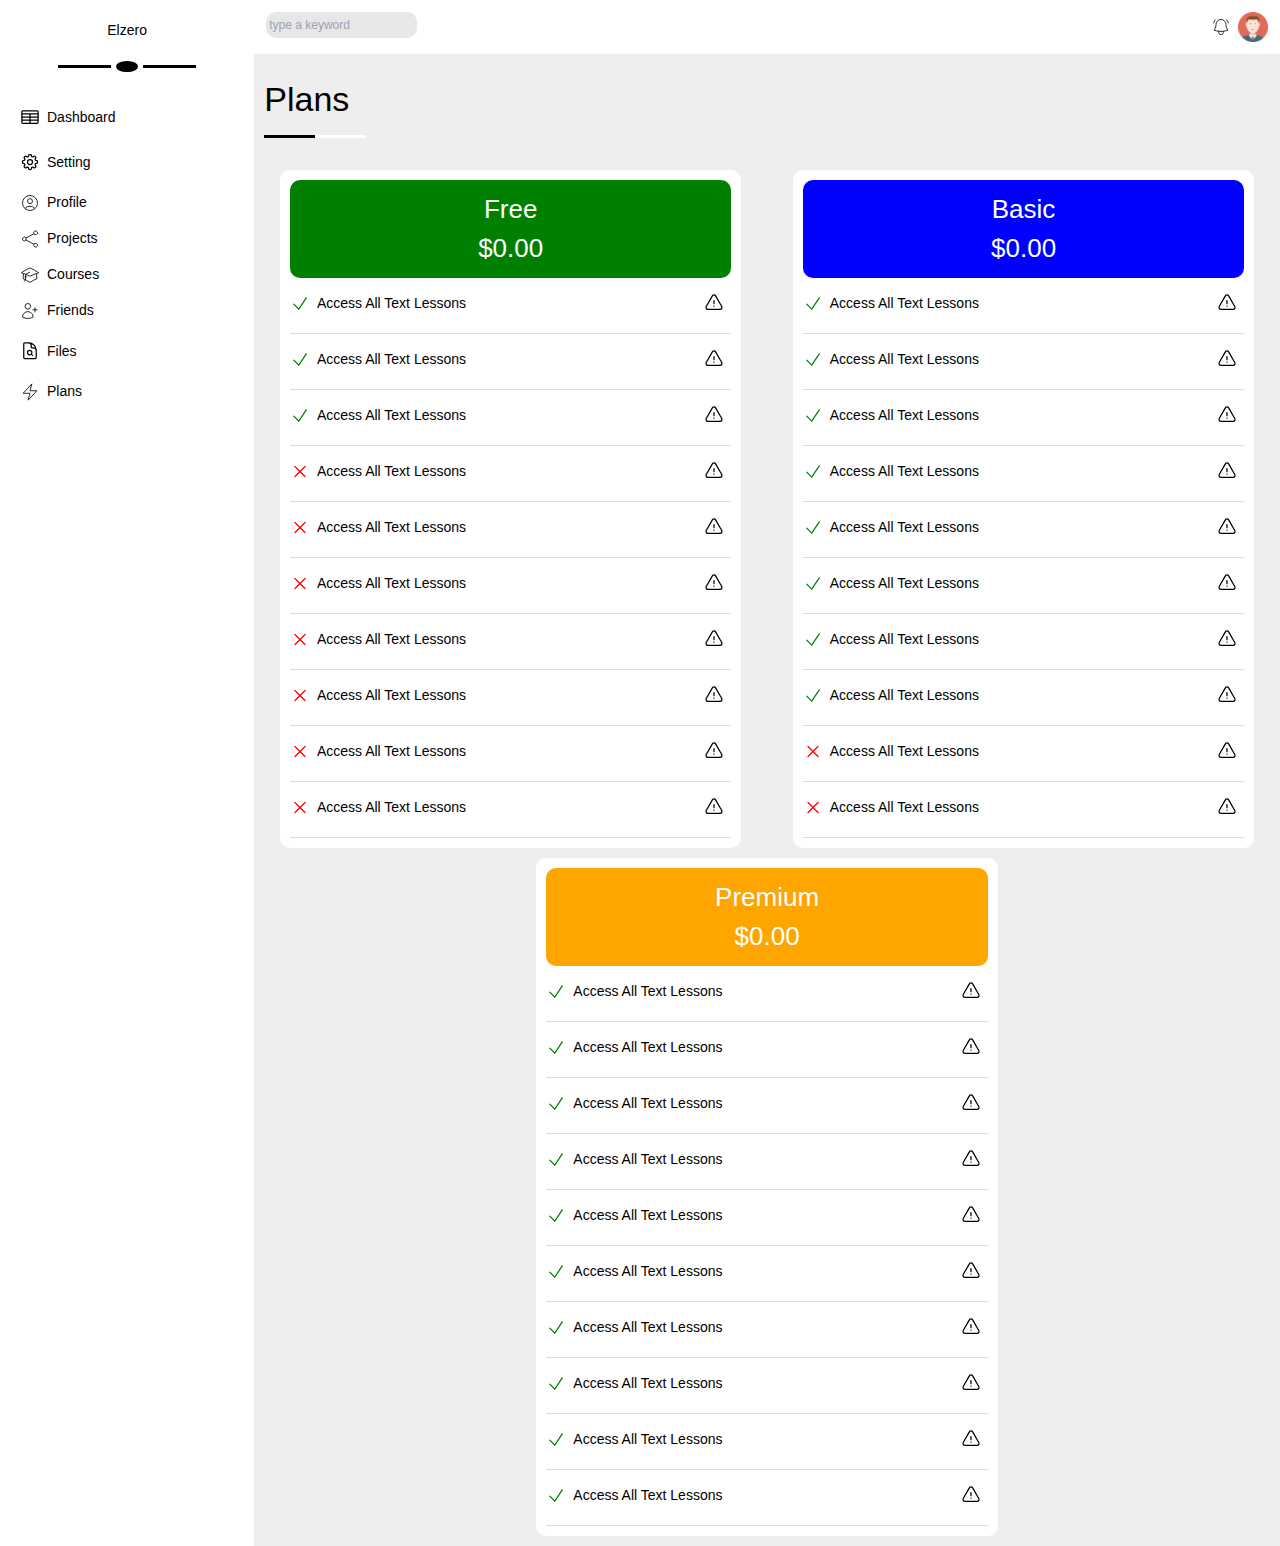
<file: plans.html>
<!DOCTYPE html>
<html lang="en">
<head>
    <meta charset="UTF-8">
    <meta name="viewport" content="width=device-width, initial-scale=1.0">
    <title>plans</title>
    <link rel="stylesheet" href="styles.css">
    <link rel="stylesheet" href="file.css">
</head>
<body>
    <aside>
        <div class="flex flex-col items-center">
            <h1>elzero</h1>
            <div class="flex gap-1 items-center w-full justify-center">
                <div class="line"></div>
                <div class="circle"></div>
                <div class="line"></div>
            </div>
        </div>
        <div class="pages">
            <div class="part">
                <svg xmlns="http://www.w3.org/2000/svg" fill="none" viewBox="0 0 24 24" stroke-width="1.5" stroke="currentColor" class="w-6 h-6">
                    <path stroke-linecap="round" stroke-linejoin="round" d="M3.375 19.5h17.25m-17.25 0a1.125 1.125 0 0 1-1.125-1.125M3.375 19.5h7.5c.621 0 1.125-.504 1.125-1.125m-9.75 0V5.625m0 12.75v-1.5c0-.621.504-1.125 1.125-1.125m18.375 2.625V5.625m0 12.75c0 .621-.504 1.125-1.125 1.125m1.125-1.125v-1.5c0-.621-.504-1.125-1.125-1.125m0 3.75h-7.5A1.125 1.125 0 0 1 12 18.375m9.75-12.75c0-.621-.504-1.125-1.125-1.125H3.375c-.621 0-1.125.504-1.125 1.125m19.5 0v1.5c0 .621-.504 1.125-1.125 1.125M2.25 5.625v1.5c0 .621.504 1.125 1.125 1.125m0 0h17.25m-17.25 0h7.5c.621 0 1.125.504 1.125 1.125M3.375 8.25c-.621 0-1.125.504-1.125 1.125v1.5c0 .621.504 1.125 1.125 1.125m17.25-3.75h-7.5c-.621 0-1.125.504-1.125 1.125m8.625-1.125c.621 0 1.125.504 1.125 1.125v1.5c0 .621-.504 1.125-1.125 1.125m-17.25 0h7.5m-7.5 0c-.621 0-1.125.504-1.125 1.125v1.5c0 .621.504 1.125 1.125 1.125M12 10.875v-1.5m0 1.5c0 .621-.504 1.125-1.125 1.125M12 10.875c0 .621.504 1.125 1.125 1.125m-2.25 0c.621 0 1.125.504 1.125 1.125M13.125 12h7.5m-7.5 0c-.621 0-1.125.504-1.125 1.125M20.625 12c.621 0 1.125.504 1.125 1.125v1.5c0 .621-.504 1.125-1.125 1.125m-17.25 0h7.5M12 14.625v-1.5m0 1.5c0 .621-.504 1.125-1.125 1.125M12 14.625c0 .621.504 1.125 1.125 1.125m-2.25 0c.621 0 1.125.504 1.125 1.125m0 1.5v-1.5m0 0c0-.621.504-1.125 1.125-1.125m0 0h7.5" />
                  </svg>                  
                
                  <a href="index.html">Dashboard</a>
            </div>
            <div class="part">
                <svg xmlns="http://www.w3.org/2000/svg" fill="none" viewBox="0 0 24 24" stroke-width="1.5" stroke="currentColor" class="w-6 h-6">
                    <path stroke-linecap="round" stroke-linejoin="round" d="M10.343 3.94c.09-.542.56-.94 1.11-.94h1.093c.55 0 1.02.398 1.11.94l.149.894c.07.424.384.764.78.93.398.164.855.142 1.205-.108l.737-.527a1.125 1.125 0 0 1 1.45.12l.773.774c.39.389.44 1.002.12 1.45l-.527.737c-.25.35-.272.806-.107 1.204.165.397.505.71.93.78l.893.15c.543.09.94.559.94 1.109v1.094c0 .55-.397 1.02-.94 1.11l-.894.149c-.424.07-.764.383-.929.78-.165.398-.143.854.107 1.204l.527.738c.32.447.269 1.06-.12 1.45l-.774.773a1.125 1.125 0 0 1-1.449.12l-.738-.527c-.35-.25-.806-.272-1.203-.107-.398.165-.71.505-.781.929l-.149.894c-.09.542-.56.94-1.11.94h-1.094c-.55 0-1.019-.398-1.11-.94l-.148-.894c-.071-.424-.384-.764-.781-.93-.398-.164-.854-.142-1.204.108l-.738.527c-.447.32-1.06.269-1.45-.12l-.773-.774a1.125 1.125 0 0 1-.12-1.45l.527-.737c.25-.35.272-.806.108-1.204-.165-.397-.506-.71-.93-.78l-.894-.15c-.542-.09-.94-.56-.94-1.109v-1.094c0-.55.398-1.02.94-1.11l.894-.149c.424-.07.765-.383.93-.78.165-.398.143-.854-.108-1.204l-.526-.738a1.125 1.125 0 0 1 .12-1.45l.773-.773a1.125 1.125 0 0 1 1.45-.12l.737.527c.35.25.807.272 1.204.107.397-.165.71-.505.78-.929l.15-.894Z" />
                    <path stroke-linecap="round" stroke-linejoin="round" d="M15 12a3 3 0 1 1-6 0 3 3 0 0 1 6 0Z" />
                  </svg>                  
                <a href="setting.html">setting</a>
            </div>
            <div class="part">
                <svg xmlns="http://www.w3.org/2000/svg" fill="none" viewBox="0 0 24 24" strokeWidth={1.5} stroke="currentColor" className="w-6 h-6">
                    <path strokeLinecap="round" strokeLinejoin="round" d="M17.982 18.725A7.488 7.488 0 0 0 12 15.75a7.488 7.488 0 0 0-5.982 2.975m11.963 0a9 9 0 1 0-11.963 0m11.963 0A8.966 8.966 0 0 1 12 21a8.966 8.966 0 0 1-5.982-2.275M15 9.75a3 3 0 1 1-6 0 3 3 0 0 1 6 0Z" />
                  </svg>                  
               <a href="profile.html">profile</a>
            </div>
            <div class="part">
                <svg xmlns="http://www.w3.org/2000/svg" fill="none" viewBox="0 0 24 24" strokeWidth={1.5} stroke="currentColor" className="w-6 h-6">
                    <path strokeLinecap="round" strokeLinejoin="round" d="M7.217 10.907a2.25 2.25 0 1 0 0 2.186m0-2.186c.18.324.283.696.283 1.093s-.103.77-.283 1.093m0-2.186 9.566-5.314m-9.566 7.5 9.566 5.314m0 0a2.25 2.25 0 1 0 3.935 2.186 2.25 2.25 0 0 0-3.935-2.186Zm0-12.814a2.25 2.25 0 1 0 3.933-2.185 2.25 2.25 0 0 0-3.933 2.185Z" />
                  </svg>                  
               <a href="projects.html">projects</a>
            </div>
            <div class="part">
                <svg xmlns="http://www.w3.org/2000/svg" fill="none" viewBox="0 0 24 24" strokeWidth={1.5} stroke="currentColor" className="w-6 h-6">
                    <path strokeLinecap="round" strokeLinejoin="round" d="M4.26 10.147a60.438 60.438 0 0 0-.491 6.347A48.62 48.62 0 0 1 12 20.904a48.62 48.62 0 0 1 8.232-4.41 60.46 60.46 0 0 0-.491-6.347m-15.482 0a50.636 50.636 0 0 0-2.658-.813A59.906 59.906 0 0 1 12 3.493a59.903 59.903 0 0 1 10.399 5.84c-.896.248-1.783.52-2.658.814m-15.482 0A50.717 50.717 0 0 1 12 13.489a50.702 50.702 0 0 1 7.74-3.342M6.75 15a.75.75 0 1 0 0-1.5.75.75 0 0 0 0 1.5Zm0 0v-3.675A55.378 55.378 0 0 1 12 8.443m-7.007 11.55A5.981 5.981 0 0 0 6.75 15.75v-1.5" />
                  </svg>                  
                <a href="courses.html">courses</a>
            </div>
            <div class="part">
                <svg xmlns="http://www.w3.org/2000/svg" fill="none" viewBox="0 0 24 24" strokeWidth={1.5} stroke="currentColor" className="w-6 h-6">
                    <path strokeLinecap="round" strokeLinejoin="round" d="M18 7.5v3m0 0v3m0-3h3m-3 0h-3m-2.25-4.125a3.375 3.375 0 1 1-6.75 0 3.375 3.375 0 0 1 6.75 0ZM3 19.235v-.11a6.375 6.375 0 0 1 12.75 0v.109A12.318 12.318 0 0 1 9.374 21c-2.331 0-4.512-.645-6.374-1.766Z" />
                  </svg>                  
                <a href="friends.html">friends</a>
            </div>
            <div class="part">
                <svg xmlns="http://www.w3.org/2000/svg" fill="none" viewBox="0 0 24 24" stroke-width="1.5" stroke="currentColor" class="w-6 h-6">
                    <path stroke-linecap="round" stroke-linejoin="round" d="M19.5 14.25v-2.625a3.375 3.375 0 0 0-3.375-3.375h-1.5A1.125 1.125 0 0 1 13.5 7.125v-1.5a3.375 3.375 0 0 0-3.375-3.375H8.25m5.231 13.481L15 17.25m-4.5-15H5.625c-.621 0-1.125.504-1.125 1.125v16.5c0 .621.504 1.125 1.125 1.125h12.75c.621 0 1.125-.504 1.125-1.125V11.25a9 9 0 0 0-9-9Zm3.75 11.625a2.625 2.625 0 1 1-5.25 0 2.625 2.625 0 0 1 5.25 0Z" />
                  </svg>                  
                <a href="files.html">files</a>
            </div>
            <div class="part">
                <svg xmlns="http://www.w3.org/2000/svg" fill="none" viewBox="0 0 24 24" strokeWidth={1.5} stroke="currentColor" className="w-6 h-6">
                    <path strokeLinecap="round" strokeLinejoin="round" d="m3.75 13.5 10.5-11.25L12 10.5h8.25L9.75 21.75 12 13.5H3.75Z" />
                  </svg>                  
               <a href="plans.html">plans</a>
            </div>
        </div>
    </aside>
    <header class="flex justify-between">
        <input type="text" placeholder="type a keyword">
        <div class="flex">
            <svg xmlns="http://www.w3.org/2000/svg" fill="none" viewBox="0 0 24 24" strokeWidth={1.5} stroke="currentColor" className="w-6 h-6">
                <path strokeLinecap="round" strokeLinejoin="round" d="M14.857 17.082a23.848 23.848 0 0 0 5.454-1.31A8.967 8.967 0 0 1 18 9.75V9A6 6 0 0 0 6 9v.75a8.967 8.967 0 0 1-2.312 6.022c1.733.64 3.56 1.085 5.455 1.31m5.714 0a24.255 24.255 0 0 1-5.714 0m5.714 0a3 3 0 1 1-5.714 0M3.124 7.5A8.969 8.969 0 0 1 5.292 3m13.416 0a8.969 8.969 0 0 1 2.168 4.5" />
              </svg>              
            <img src="./imgs/avatar.png" alt="user profile picture">
        </div>
    </header>
    <main>
        <section>
            <h2>plans</h2>
            <div class="colored"></div>
        </section>
        <section class="informations flex flex-wrap justify-around">
        <div class="shared">
            <div class="planeType free">
                <p>free</p>
                <div>
                    <p>$</p>
                    <p>0.00</p>
                </div>
            </div>
            <div class="features">
                <div class="task">
                    <div>
                        <svg class="greensvg" xmlns="http://www.w3.org/2000/svg" fill="none" viewBox="0 0 24 24" stroke-width="1.5" stroke="currentColor" class="w-6 h-6">
                            <path stroke-linecap="round" stroke-linejoin="round" d="m4.5 12.75 6 6 9-13.5" />
                          </svg>
                          
                        <p>access all text lessons</p>
                    </div>
                    <svg xmlns="http://www.w3.org/2000/svg" fill="none" viewBox="0 0 24 24" stroke-width="1.5" stroke="currentColor" class="w-6 h-6">
                        <path stroke-linecap="round" stroke-linejoin="round" d="M12 9v3.75m-9.303 3.376c-.866 1.5.217 3.374 1.948 3.374h14.71c1.73 0 2.813-1.874 1.948-3.374L13.949 3.378c-.866-1.5-3.032-1.5-3.898 0L2.697 16.126ZM12 15.75h.007v.008H12v-.008Z" />
                      </svg>                      
                </div>
                <div class="task">
                    <div>
                        <svg class="greensvg" xmlns="http://www.w3.org/2000/svg" fill="none" viewBox="0 0 24 24" stroke-width="1.5" stroke="currentColor" class="w-6 h-6">
                            <path stroke-linecap="round" stroke-linejoin="round" d="m4.5 12.75 6 6 9-13.5" />
                          </svg>
                          
                        <p>access all text lessons</p>
                    </div>
                    <svg xmlns="http://www.w3.org/2000/svg" fill="none" viewBox="0 0 24 24" stroke-width="1.5" stroke="currentColor" class="w-6 h-6">
                        <path stroke-linecap="round" stroke-linejoin="round" d="M12 9v3.75m-9.303 3.376c-.866 1.5.217 3.374 1.948 3.374h14.71c1.73 0 2.813-1.874 1.948-3.374L13.949 3.378c-.866-1.5-3.032-1.5-3.898 0L2.697 16.126ZM12 15.75h.007v.008H12v-.008Z" />
                      </svg>                      
                </div>
                <div class="task">
                    <div>
                        <svg class="greensvg" xmlns="http://www.w3.org/2000/svg" fill="none" viewBox="0 0 24 24" stroke-width="1.5" stroke="currentColor" class="w-6 h-6">
                            <path stroke-linecap="round" stroke-linejoin="round" d="m4.5 12.75 6 6 9-13.5" />
                          </svg>
                          
                        <p>access all text lessons</p>
                    </div>
                    <svg xmlns="http://www.w3.org/2000/svg" fill="none" viewBox="0 0 24 24" stroke-width="1.5" stroke="currentColor" class="w-6 h-6">
                        <path stroke-linecap="round" stroke-linejoin="round" d="M12 9v3.75m-9.303 3.376c-.866 1.5.217 3.374 1.948 3.374h14.71c1.73 0 2.813-1.874 1.948-3.374L13.949 3.378c-.866-1.5-3.032-1.5-3.898 0L2.697 16.126ZM12 15.75h.007v.008H12v-.008Z" />
                      </svg>                      
                </div>
                <div class="task">
                    <div>
                        <svg class="redsvg" xmlns="http://www.w3.org/2000/svg" fill="none" viewBox="0 0 24 24" stroke-width="1.5" stroke="currentColor" class="w-6 h-6">
                            <path stroke-linecap="round" stroke-linejoin="round" d="M6 18 18 6M6 6l12 12" />
                          </svg>                          
                          
                        <p>access all text lessons</p>
                    </div>
                    <svg xmlns="http://www.w3.org/2000/svg" fill="none" viewBox="0 0 24 24" stroke-width="1.5" stroke="currentColor" class="w-6 h-6">
                        <path stroke-linecap="round" stroke-linejoin="round" d="M12 9v3.75m-9.303 3.376c-.866 1.5.217 3.374 1.948 3.374h14.71c1.73 0 2.813-1.874 1.948-3.374L13.949 3.378c-.866-1.5-3.032-1.5-3.898 0L2.697 16.126ZM12 15.75h.007v.008H12v-.008Z" />
                      </svg>                      
                </div>
                <div class="task">
                    <div>
                        <svg class="redsvg" xmlns="http://www.w3.org/2000/svg" fill="none" viewBox="0 0 24 24" stroke-width="1.5" stroke="currentColor" class="w-6 h-6">
                            <path stroke-linecap="round" stroke-linejoin="round" d="M6 18 18 6M6 6l12 12" />
                          </svg>                          
                          
                        <p>access all text lessons</p>
                    </div>
                    <svg xmlns="http://www.w3.org/2000/svg" fill="none" viewBox="0 0 24 24" stroke-width="1.5" stroke="currentColor" class="w-6 h-6">
                        <path stroke-linecap="round" stroke-linejoin="round" d="M12 9v3.75m-9.303 3.376c-.866 1.5.217 3.374 1.948 3.374h14.71c1.73 0 2.813-1.874 1.948-3.374L13.949 3.378c-.866-1.5-3.032-1.5-3.898 0L2.697 16.126ZM12 15.75h.007v.008H12v-.008Z" />
                      </svg>                      
                </div>
                <div class="task">
                    <div>
                        <svg class="redsvg" xmlns="http://www.w3.org/2000/svg" fill="none" viewBox="0 0 24 24" stroke-width="1.5" stroke="currentColor" class="w-6 h-6">
                            <path stroke-linecap="round" stroke-linejoin="round" d="M6 18 18 6M6 6l12 12" />
                          </svg>                          
                          
                        <p>access all text lessons</p>
                    </div>
                    <svg xmlns="http://www.w3.org/2000/svg" fill="none" viewBox="0 0 24 24" stroke-width="1.5" stroke="currentColor" class="w-6 h-6">
                        <path stroke-linecap="round" stroke-linejoin="round" d="M12 9v3.75m-9.303 3.376c-.866 1.5.217 3.374 1.948 3.374h14.71c1.73 0 2.813-1.874 1.948-3.374L13.949 3.378c-.866-1.5-3.032-1.5-3.898 0L2.697 16.126ZM12 15.75h.007v.008H12v-.008Z" />
                      </svg>                      
                </div>
                <div class="task">
                    <div>
                        <svg class="redsvg" xmlns="http://www.w3.org/2000/svg" fill="none" viewBox="0 0 24 24" stroke-width="1.5" stroke="currentColor" class="w-6 h-6">
                            <path stroke-linecap="round" stroke-linejoin="round" d="M6 18 18 6M6 6l12 12" />
                          </svg>                          
                          
                        <p>access all text lessons</p>
                    </div>
                    <svg xmlns="http://www.w3.org/2000/svg" fill="none" viewBox="0 0 24 24" stroke-width="1.5" stroke="currentColor" class="w-6 h-6">
                        <path stroke-linecap="round" stroke-linejoin="round" d="M12 9v3.75m-9.303 3.376c-.866 1.5.217 3.374 1.948 3.374h14.71c1.73 0 2.813-1.874 1.948-3.374L13.949 3.378c-.866-1.5-3.032-1.5-3.898 0L2.697 16.126ZM12 15.75h.007v.008H12v-.008Z" />
                      </svg>                      
                </div>
                <div class="task">
                    <div>
                        <svg class="redsvg" xmlns="http://www.w3.org/2000/svg" fill="none" viewBox="0 0 24 24" stroke-width="1.5" stroke="currentColor" class="w-6 h-6">
                            <path stroke-linecap="round" stroke-linejoin="round" d="M6 18 18 6M6 6l12 12" />
                          </svg>                          
                          
                        <p>access all text lessons</p>
                    </div>
                    <svg xmlns="http://www.w3.org/2000/svg" fill="none" viewBox="0 0 24 24" stroke-width="1.5" stroke="currentColor" class="w-6 h-6">
                        <path stroke-linecap="round" stroke-linejoin="round" d="M12 9v3.75m-9.303 3.376c-.866 1.5.217 3.374 1.948 3.374h14.71c1.73 0 2.813-1.874 1.948-3.374L13.949 3.378c-.866-1.5-3.032-1.5-3.898 0L2.697 16.126ZM12 15.75h.007v.008H12v-.008Z" />
                      </svg>                      
                </div>
                <div class="task">
                    <div>
                        <svg class="redsvg" xmlns="http://www.w3.org/2000/svg" fill="none" viewBox="0 0 24 24" stroke-width="1.5" stroke="currentColor" class="w-6 h-6">
                            <path stroke-linecap="round" stroke-linejoin="round" d="M6 18 18 6M6 6l12 12" />
                          </svg>                          
                          
                        <p>access all text lessons</p>
                    </div>
                    <svg xmlns="http://www.w3.org/2000/svg" fill="none" viewBox="0 0 24 24" stroke-width="1.5" stroke="currentColor" class="w-6 h-6">
                        <path stroke-linecap="round" stroke-linejoin="round" d="M12 9v3.75m-9.303 3.376c-.866 1.5.217 3.374 1.948 3.374h14.71c1.73 0 2.813-1.874 1.948-3.374L13.949 3.378c-.866-1.5-3.032-1.5-3.898 0L2.697 16.126ZM12 15.75h.007v.008H12v-.008Z" />
                      </svg>                      
                </div>
                <div class="task">
                    <div>
                        <svg class="redsvg" xmlns="http://www.w3.org/2000/svg" fill="none" viewBox="0 0 24 24" stroke-width="1.5" stroke="currentColor" class="w-6 h-6">
                            <path stroke-linecap="round" stroke-linejoin="round" d="M6 18 18 6M6 6l12 12" />
                          </svg>                          
                          
                        <p>access all text lessons</p>
                    </div>
                    <svg xmlns="http://www.w3.org/2000/svg" fill="none" viewBox="0 0 24 24" stroke-width="1.5" stroke="currentColor" class="w-6 h-6">
                        <path stroke-linecap="round" stroke-linejoin="round" d="M12 9v3.75m-9.303 3.376c-.866 1.5.217 3.374 1.948 3.374h14.71c1.73 0 2.813-1.874 1.948-3.374L13.949 3.378c-.866-1.5-3.032-1.5-3.898 0L2.697 16.126ZM12 15.75h.007v.008H12v-.008Z" />
                      </svg>                      
                </div>
            </div>
        </div>
        <div class="shared">
            <div class="planeType basicplan">
                <p>basic</p>
                <div>
                    <p>$</p>
                    <p>0.00</p>
                </div>
            </div>
            <div class="features">
                <div class="task">
                    <div>
                        <svg class="greensvg" xmlns="http://www.w3.org/2000/svg" fill="none" viewBox="0 0 24 24" stroke-width="1.5" stroke="currentColor" class="w-6 h-6">
                            <path stroke-linecap="round" stroke-linejoin="round" d="m4.5 12.75 6 6 9-13.5" />
                          </svg>
                          
                        <p>access all text lessons</p>
                    </div>
                    <svg xmlns="http://www.w3.org/2000/svg" fill="none" viewBox="0 0 24 24" stroke-width="1.5" stroke="currentColor" class="w-6 h-6">
                        <path stroke-linecap="round" stroke-linejoin="round" d="M12 9v3.75m-9.303 3.376c-.866 1.5.217 3.374 1.948 3.374h14.71c1.73 0 2.813-1.874 1.948-3.374L13.949 3.378c-.866-1.5-3.032-1.5-3.898 0L2.697 16.126ZM12 15.75h.007v.008H12v-.008Z" />
                      </svg>                      
                </div>
                <div class="task">
                    <div>
                        <svg class="greensvg" xmlns="http://www.w3.org/2000/svg" fill="none" viewBox="0 0 24 24" stroke-width="1.5" stroke="currentColor" class="w-6 h-6">
                            <path stroke-linecap="round" stroke-linejoin="round" d="m4.5 12.75 6 6 9-13.5" />
                          </svg>
                          
                        <p>access all text lessons</p>
                    </div>
                    <svg xmlns="http://www.w3.org/2000/svg" fill="none" viewBox="0 0 24 24" stroke-width="1.5" stroke="currentColor" class="w-6 h-6">
                        <path stroke-linecap="round" stroke-linejoin="round" d="M12 9v3.75m-9.303 3.376c-.866 1.5.217 3.374 1.948 3.374h14.71c1.73 0 2.813-1.874 1.948-3.374L13.949 3.378c-.866-1.5-3.032-1.5-3.898 0L2.697 16.126ZM12 15.75h.007v.008H12v-.008Z" />
                      </svg>                      
                </div>
                <div class="task">
                    <div>
                        <svg class="greensvg" xmlns="http://www.w3.org/2000/svg" fill="none" viewBox="0 0 24 24" stroke-width="1.5" stroke="currentColor" class="w-6 h-6">
                            <path stroke-linecap="round" stroke-linejoin="round" d="m4.5 12.75 6 6 9-13.5" />
                          </svg>
                          
                        <p>access all text lessons</p>
                    </div>
                    <svg xmlns="http://www.w3.org/2000/svg" fill="none" viewBox="0 0 24 24" stroke-width="1.5" stroke="currentColor" class="w-6 h-6">
                        <path stroke-linecap="round" stroke-linejoin="round" d="M12 9v3.75m-9.303 3.376c-.866 1.5.217 3.374 1.948 3.374h14.71c1.73 0 2.813-1.874 1.948-3.374L13.949 3.378c-.866-1.5-3.032-1.5-3.898 0L2.697 16.126ZM12 15.75h.007v.008H12v-.008Z" />
                      </svg>                      
                </div>
                <div class="task">
                    <div>
                        <svg class="greensvg" xmlns="http://www.w3.org/2000/svg" fill="none" viewBox="0 0 24 24" stroke-width="1.5" stroke="currentColor" class="w-6 h-6">
                            <path stroke-linecap="round" stroke-linejoin="round" d="m4.5 12.75 6 6 9-13.5" />
                          </svg>
                        <p>access all text lessons</p>
                    </div>
                    <svg xmlns="http://www.w3.org/2000/svg" fill="none" viewBox="0 0 24 24" stroke-width="1.5" stroke="currentColor" class="w-6 h-6">
                        <path stroke-linecap="round" stroke-linejoin="round" d="M12 9v3.75m-9.303 3.376c-.866 1.5.217 3.374 1.948 3.374h14.71c1.73 0 2.813-1.874 1.948-3.374L13.949 3.378c-.866-1.5-3.032-1.5-3.898 0L2.697 16.126ZM12 15.75h.007v.008H12v-.008Z" />
                      </svg>                      
                </div>
                <div class="task">
                    <div>
                        <svg class="greensvg" xmlns="http://www.w3.org/2000/svg" fill="none" viewBox="0 0 24 24" stroke-width="1.5" stroke="currentColor" class="w-6 h-6">
                            <path stroke-linecap="round" stroke-linejoin="round" d="m4.5 12.75 6 6 9-13.5" />
                          </svg>
                        <p>access all text lessons</p>
                    </div>
                    <svg xmlns="http://www.w3.org/2000/svg" fill="none" viewBox="0 0 24 24" stroke-width="1.5" stroke="currentColor" class="w-6 h-6">
                        <path stroke-linecap="round" stroke-linejoin="round" d="M12 9v3.75m-9.303 3.376c-.866 1.5.217 3.374 1.948 3.374h14.71c1.73 0 2.813-1.874 1.948-3.374L13.949 3.378c-.866-1.5-3.032-1.5-3.898 0L2.697 16.126ZM12 15.75h.007v.008H12v-.008Z" />
                      </svg>                      
                </div>
                <div class="task">
                    <div>
                        <svg class="greensvg" xmlns="http://www.w3.org/2000/svg" fill="none" viewBox="0 0 24 24" stroke-width="1.5" stroke="currentColor" class="w-6 h-6">
                            <path stroke-linecap="round" stroke-linejoin="round" d="m4.5 12.75 6 6 9-13.5" />
                          </svg>                        
                          
                        <p>access all text lessons</p>
                    </div>
                    <svg xmlns="http://www.w3.org/2000/svg" fill="none" viewBox="0 0 24 24" stroke-width="1.5" stroke="currentColor" class="w-6 h-6">
                        <path stroke-linecap="round" stroke-linejoin="round" d="M12 9v3.75m-9.303 3.376c-.866 1.5.217 3.374 1.948 3.374h14.71c1.73 0 2.813-1.874 1.948-3.374L13.949 3.378c-.866-1.5-3.032-1.5-3.898 0L2.697 16.126ZM12 15.75h.007v.008H12v-.008Z" />
                      </svg>                      
                </div>
                <div class="task">
                    <div>
                        <svg class="greensvg" xmlns="http://www.w3.org/2000/svg" fill="none" viewBox="0 0 24 24" stroke-width="1.5" stroke="currentColor" class="w-6 h-6">
                            <path stroke-linecap="round" stroke-linejoin="round" d="m4.5 12.75 6 6 9-13.5" />
                          </svg>                        
                          
                        <p>access all text lessons</p>
                    </div>
                    <svg xmlns="http://www.w3.org/2000/svg" fill="none" viewBox="0 0 24 24" stroke-width="1.5" stroke="currentColor" class="w-6 h-6">
                        <path stroke-linecap="round" stroke-linejoin="round" d="M12 9v3.75m-9.303 3.376c-.866 1.5.217 3.374 1.948 3.374h14.71c1.73 0 2.813-1.874 1.948-3.374L13.949 3.378c-.866-1.5-3.032-1.5-3.898 0L2.697 16.126ZM12 15.75h.007v.008H12v-.008Z" />
                      </svg>                      
                </div>
                <div class="task">
                    <div>
                        <svg class="greensvg" xmlns="http://www.w3.org/2000/svg" fill="none" viewBox="0 0 24 24" stroke-width="1.5" stroke="currentColor" class="w-6 h-6">
                            <path stroke-linecap="round" stroke-linejoin="round" d="m4.5 12.75 6 6 9-13.5" />
                          </svg>                        
                          
                        <p>access all text lessons</p>
                    </div>
                    <svg xmlns="http://www.w3.org/2000/svg" fill="none" viewBox="0 0 24 24" stroke-width="1.5" stroke="currentColor" class="w-6 h-6">
                        <path stroke-linecap="round" stroke-linejoin="round" d="M12 9v3.75m-9.303 3.376c-.866 1.5.217 3.374 1.948 3.374h14.71c1.73 0 2.813-1.874 1.948-3.374L13.949 3.378c-.866-1.5-3.032-1.5-3.898 0L2.697 16.126ZM12 15.75h.007v.008H12v-.008Z" />
                      </svg>                      
                </div>
                <div class="task">
                    <div>
                        <svg class="redsvg" xmlns="http://www.w3.org/2000/svg" fill="none" viewBox="0 0 24 24" stroke-width="1.5" stroke="currentColor" class="w-6 h-6">
                            <path stroke-linecap="round" stroke-linejoin="round" d="M6 18 18 6M6 6l12 12" />
                          </svg>                          
                          
                        <p>access all text lessons</p>
                    </div>
                    <svg xmlns="http://www.w3.org/2000/svg" fill="none" viewBox="0 0 24 24" stroke-width="1.5" stroke="currentColor" class="w-6 h-6">
                        <path stroke-linecap="round" stroke-linejoin="round" d="M12 9v3.75m-9.303 3.376c-.866 1.5.217 3.374 1.948 3.374h14.71c1.73 0 2.813-1.874 1.948-3.374L13.949 3.378c-.866-1.5-3.032-1.5-3.898 0L2.697 16.126ZM12 15.75h.007v.008H12v-.008Z" />
                      </svg>                      
                </div>
                <div class="task">
                    <div>
                        <svg class="redsvg" xmlns="http://www.w3.org/2000/svg" fill="none" viewBox="0 0 24 24" stroke-width="1.5" stroke="currentColor" class="w-6 h-6">
                            <path stroke-linecap="round" stroke-linejoin="round" d="M6 18 18 6M6 6l12 12" />
                          </svg>                          
                          
                        <p>access all text lessons</p>
                    </div>
                    <svg xmlns="http://www.w3.org/2000/svg" fill="none" viewBox="0 0 24 24" stroke-width="1.5" stroke="currentColor" class="w-6 h-6">
                        <path stroke-linecap="round" stroke-linejoin="round" d="M12 9v3.75m-9.303 3.376c-.866 1.5.217 3.374 1.948 3.374h14.71c1.73 0 2.813-1.874 1.948-3.374L13.949 3.378c-.866-1.5-3.032-1.5-3.898 0L2.697 16.126ZM12 15.75h.007v.008H12v-.008Z" />
                      </svg>                      
                </div>
            </div>
        </div>
        <div class="shared">
            <div class="planeType premuim">
                <p>premium</p>
                <div>
                    <p>$</p>
                    <p>0.00</p>
                </div>
            </div>
            <div class="features">
                <div class="task">
                    <div>
                        <svg class="greensvg" xmlns="http://www.w3.org/2000/svg" fill="none" viewBox="0 0 24 24" stroke-width="1.5" stroke="currentColor" class="w-6 h-6">
                            <path stroke-linecap="round" stroke-linejoin="round" d="m4.5 12.75 6 6 9-13.5" />
                          </svg>
                          
                        <p>access all text lessons</p>
                    </div>
                    <svg xmlns="http://www.w3.org/2000/svg" fill="none" viewBox="0 0 24 24" stroke-width="1.5" stroke="currentColor" class="w-6 h-6">
                        <path stroke-linecap="round" stroke-linejoin="round" d="M12 9v3.75m-9.303 3.376c-.866 1.5.217 3.374 1.948 3.374h14.71c1.73 0 2.813-1.874 1.948-3.374L13.949 3.378c-.866-1.5-3.032-1.5-3.898 0L2.697 16.126ZM12 15.75h.007v.008H12v-.008Z" />
                      </svg>                      
                </div>
                <div class="task">
                    <div>
                        <svg class="greensvg" xmlns="http://www.w3.org/2000/svg" fill="none" viewBox="0 0 24 24" stroke-width="1.5" stroke="currentColor" class="w-6 h-6">
                            <path stroke-linecap="round" stroke-linejoin="round" d="m4.5 12.75 6 6 9-13.5" />
                          </svg>
                          
                        <p>access all text lessons</p>
                    </div>
                    <svg xmlns="http://www.w3.org/2000/svg" fill="none" viewBox="0 0 24 24" stroke-width="1.5" stroke="currentColor" class="w-6 h-6">
                        <path stroke-linecap="round" stroke-linejoin="round" d="M12 9v3.75m-9.303 3.376c-.866 1.5.217 3.374 1.948 3.374h14.71c1.73 0 2.813-1.874 1.948-3.374L13.949 3.378c-.866-1.5-3.032-1.5-3.898 0L2.697 16.126ZM12 15.75h.007v.008H12v-.008Z" />
                      </svg>                      
                </div>
                <div class="task">
                    <div>
                        <svg class="greensvg" xmlns="http://www.w3.org/2000/svg" fill="none" viewBox="0 0 24 24" stroke-width="1.5" stroke="currentColor" class="w-6 h-6">
                            <path stroke-linecap="round" stroke-linejoin="round" d="m4.5 12.75 6 6 9-13.5" />
                          </svg>
                          
                        <p>access all text lessons</p>
                    </div>
                    <svg xmlns="http://www.w3.org/2000/svg" fill="none" viewBox="0 0 24 24" stroke-width="1.5" stroke="currentColor" class="w-6 h-6">
                        <path stroke-linecap="round" stroke-linejoin="round" d="M12 9v3.75m-9.303 3.376c-.866 1.5.217 3.374 1.948 3.374h14.71c1.73 0 2.813-1.874 1.948-3.374L13.949 3.378c-.866-1.5-3.032-1.5-3.898 0L2.697 16.126ZM12 15.75h.007v.008H12v-.008Z" />
                      </svg>                      
                </div>
                <div class="task">
                    <div>
                        <svg class="greensvg" xmlns="http://www.w3.org/2000/svg" fill="none" viewBox="0 0 24 24" stroke-width="1.5" stroke="currentColor" class="w-6 h-6">
                            <path stroke-linecap="round" stroke-linejoin="round" d="m4.5 12.75 6 6 9-13.5" />
                          </svg>                         
                          
                        <p>access all text lessons</p>
                    </div>
                    <svg xmlns="http://www.w3.org/2000/svg" fill="none" viewBox="0 0 24 24" stroke-width="1.5" stroke="currentColor" class="w-6 h-6">
                        <path stroke-linecap="round" stroke-linejoin="round" d="M12 9v3.75m-9.303 3.376c-.866 1.5.217 3.374 1.948 3.374h14.71c1.73 0 2.813-1.874 1.948-3.374L13.949 3.378c-.866-1.5-3.032-1.5-3.898 0L2.697 16.126ZM12 15.75h.007v.008H12v-.008Z" />
                      </svg>                      
                </div>
                <div class="task">
                    <div>
                        <svg class="greensvg" xmlns="http://www.w3.org/2000/svg" fill="none" viewBox="0 0 24 24" stroke-width="1.5" stroke="currentColor" class="w-6 h-6">
                            <path stroke-linecap="round" stroke-linejoin="round" d="m4.5 12.75 6 6 9-13.5" />
                          </svg>                         
                          
                        <p>access all text lessons</p>
                    </div>
                    <svg xmlns="http://www.w3.org/2000/svg" fill="none" viewBox="0 0 24 24" stroke-width="1.5" stroke="currentColor" class="w-6 h-6">
                        <path stroke-linecap="round" stroke-linejoin="round" d="M12 9v3.75m-9.303 3.376c-.866 1.5.217 3.374 1.948 3.374h14.71c1.73 0 2.813-1.874 1.948-3.374L13.949 3.378c-.866-1.5-3.032-1.5-3.898 0L2.697 16.126ZM12 15.75h.007v.008H12v-.008Z" />
                      </svg>                      
                </div>
                <div class="task">
                    <div>
                        <svg class="greensvg" xmlns="http://www.w3.org/2000/svg" fill="none" viewBox="0 0 24 24" stroke-width="1.5" stroke="currentColor" class="w-6 h-6">
                            <path stroke-linecap="round" stroke-linejoin="round" d="m4.5 12.75 6 6 9-13.5" />
                          </svg>                      
                          
                        <p>access all text lessons</p>
                    </div>
                    <svg xmlns="http://www.w3.org/2000/svg" fill="none" viewBox="0 0 24 24" stroke-width="1.5" stroke="currentColor" class="w-6 h-6">
                        <path stroke-linecap="round" stroke-linejoin="round" d="M12 9v3.75m-9.303 3.376c-.866 1.5.217 3.374 1.948 3.374h14.71c1.73 0 2.813-1.874 1.948-3.374L13.949 3.378c-.866-1.5-3.032-1.5-3.898 0L2.697 16.126ZM12 15.75h.007v.008H12v-.008Z" />
                      </svg>                      
                </div>
                <div class="task">
                    <div>
                        <svg class="greensvg" xmlns="http://www.w3.org/2000/svg" fill="none" viewBox="0 0 24 24" stroke-width="1.5" stroke="currentColor" class="w-6 h-6">
                            <path stroke-linecap="round" stroke-linejoin="round" d="m4.5 12.75 6 6 9-13.5" />
                          </svg>                        
                          
                        <p>access all text lessons</p>
                    </div>
                    <svg xmlns="http://www.w3.org/2000/svg" fill="none" viewBox="0 0 24 24" stroke-width="1.5" stroke="currentColor" class="w-6 h-6">
                        <path stroke-linecap="round" stroke-linejoin="round" d="M12 9v3.75m-9.303 3.376c-.866 1.5.217 3.374 1.948 3.374h14.71c1.73 0 2.813-1.874 1.948-3.374L13.949 3.378c-.866-1.5-3.032-1.5-3.898 0L2.697 16.126ZM12 15.75h.007v.008H12v-.008Z" />
                      </svg>                      
                </div>
                <div class="task">
                    <div>
                        <svg class="greensvg" xmlns="http://www.w3.org/2000/svg" fill="none" viewBox="0 0 24 24" stroke-width="1.5" stroke="currentColor" class="w-6 h-6">
                            <path stroke-linecap="round" stroke-linejoin="round" d="m4.5 12.75 6 6 9-13.5" />
                          </svg>                         
                          
                        <p>access all text lessons</p>
                    </div>
                    <svg xmlns="http://www.w3.org/2000/svg" fill="none" viewBox="0 0 24 24" stroke-width="1.5" stroke="currentColor" class="w-6 h-6">
                        <path stroke-linecap="round" stroke-linejoin="round" d="M12 9v3.75m-9.303 3.376c-.866 1.5.217 3.374 1.948 3.374h14.71c1.73 0 2.813-1.874 1.948-3.374L13.949 3.378c-.866-1.5-3.032-1.5-3.898 0L2.697 16.126ZM12 15.75h.007v.008H12v-.008Z" />
                      </svg>                      
                </div>
                <div class="task">
                    <div>
                        <svg class="greensvg" xmlns="http://www.w3.org/2000/svg" fill="none" viewBox="0 0 24 24" stroke-width="1.5" stroke="currentColor" class="w-6 h-6">
                            <path stroke-linecap="round" stroke-linejoin="round" d="m4.5 12.75 6 6 9-13.5" />
                          </svg>                         
                          
                        <p>access all text lessons</p>
                    </div>
                    <svg xmlns="http://www.w3.org/2000/svg" fill="none" viewBox="0 0 24 24" stroke-width="1.5" stroke="currentColor" class="w-6 h-6">
                        <path stroke-linecap="round" stroke-linejoin="round" d="M12 9v3.75m-9.303 3.376c-.866 1.5.217 3.374 1.948 3.374h14.71c1.73 0 2.813-1.874 1.948-3.374L13.949 3.378c-.866-1.5-3.032-1.5-3.898 0L2.697 16.126ZM12 15.75h.007v.008H12v-.008Z" />
                      </svg>                      
                </div>
                <div class="task">
                    <div>
                        <svg class="greensvg" xmlns="http://www.w3.org/2000/svg" fill="none" viewBox="0 0 24 24" stroke-width="1.5" stroke="currentColor" class="w-6 h-6">
                            <path stroke-linecap="round" stroke-linejoin="round" d="m4.5 12.75 6 6 9-13.5" />
                          </svg>                    
                          
                        <p>access all text lessons</p>
                    </div>
                    <svg xmlns="http://www.w3.org/2000/svg" fill="none" viewBox="0 0 24 24" stroke-width="1.5" stroke="currentColor" class="w-6 h-6">
                        <path stroke-linecap="round" stroke-linejoin="round" d="M12 9v3.75m-9.303 3.376c-.866 1.5.217 3.374 1.948 3.374h14.71c1.73 0 2.813-1.874 1.948-3.374L13.949 3.378c-.866-1.5-3.032-1.5-3.898 0L2.697 16.126ZM12 15.75h.007v.008H12v-.008Z" />
                      </svg>                      
                </div>
            </div>
        </div>
         
        </section>
    </main>
</body>
</html>
</file>
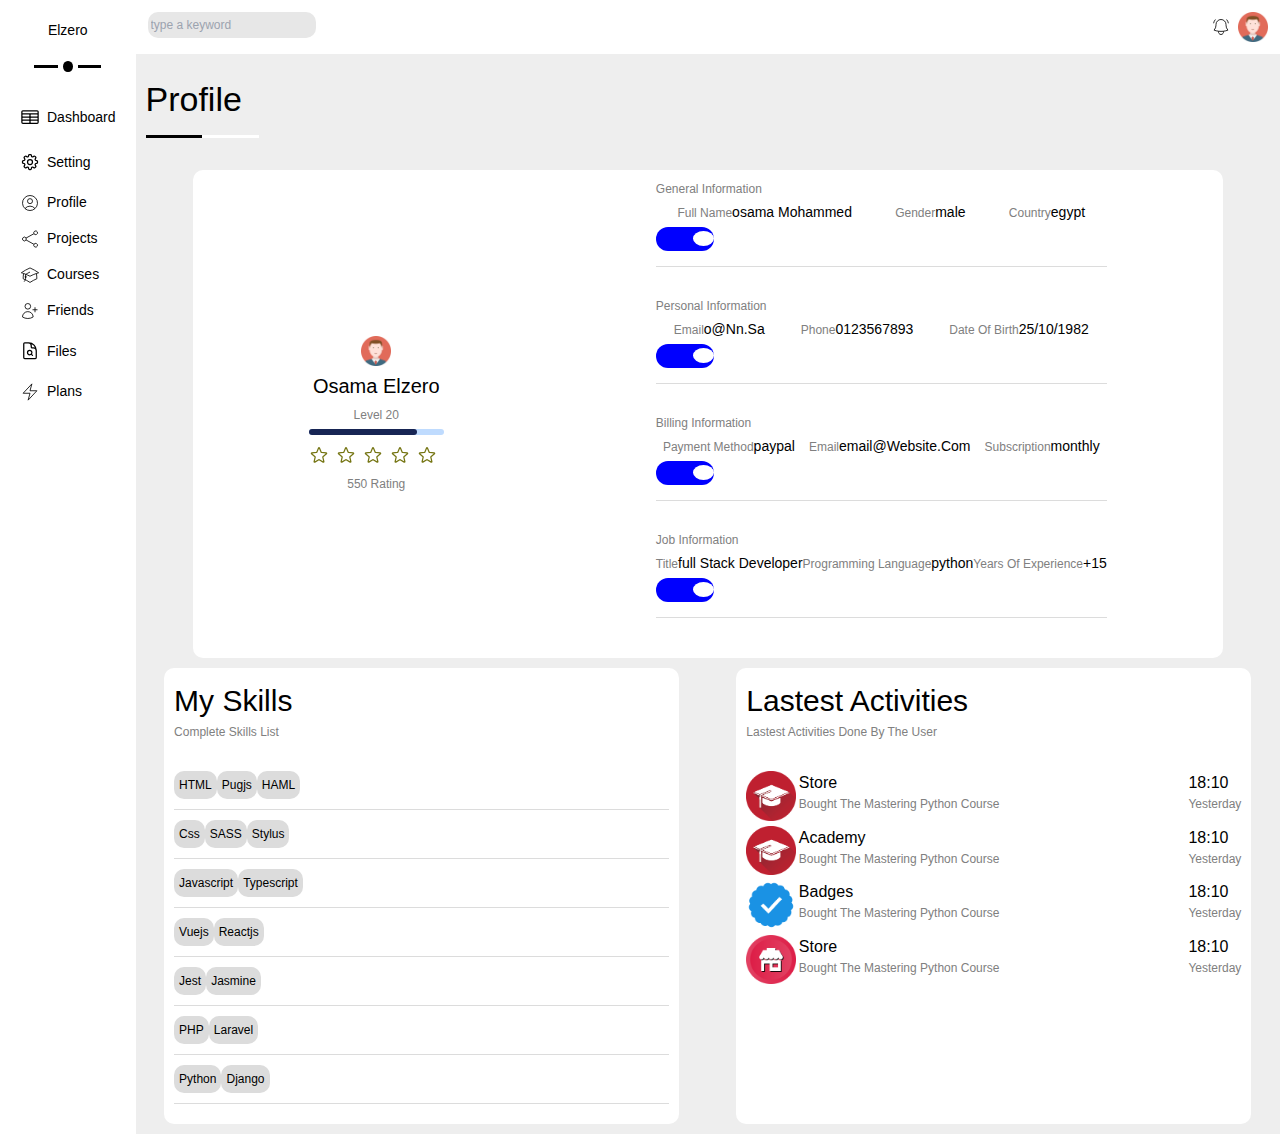
<file: profile.html>
<!DOCTYPE html>
<html lang="en">
<head>
    <meta charset="UTF-8">
    <meta name="viewport" content="width=device-width, initial-scale=1.0">
    <title>Profile</title>
    <link rel="stylesheet" href="styles.css">
    <link rel="stylesheet" href="file.css">
</head>
<body>
    <aside>
        <div class="flex flex-col items-center">
            <h1>elzero</h1>
            <div class="flex gap-1 items-center w-full justify-center">
                <div class="line"></div>
                <div class="circle"></div>
                <div class="line"></div>
            </div>
        </div>
        <div class="pages">
            <div class="part">
                <svg xmlns="http://www.w3.org/2000/svg" fill="none" viewBox="0 0 24 24" stroke-width="1.5" stroke="currentColor" class="w-6 h-6">
                    <path stroke-linecap="round" stroke-linejoin="round" d="M3.375 19.5h17.25m-17.25 0a1.125 1.125 0 0 1-1.125-1.125M3.375 19.5h7.5c.621 0 1.125-.504 1.125-1.125m-9.75 0V5.625m0 12.75v-1.5c0-.621.504-1.125 1.125-1.125m18.375 2.625V5.625m0 12.75c0 .621-.504 1.125-1.125 1.125m1.125-1.125v-1.5c0-.621-.504-1.125-1.125-1.125m0 3.75h-7.5A1.125 1.125 0 0 1 12 18.375m9.75-12.75c0-.621-.504-1.125-1.125-1.125H3.375c-.621 0-1.125.504-1.125 1.125m19.5 0v1.5c0 .621-.504 1.125-1.125 1.125M2.25 5.625v1.5c0 .621.504 1.125 1.125 1.125m0 0h17.25m-17.25 0h7.5c.621 0 1.125.504 1.125 1.125M3.375 8.25c-.621 0-1.125.504-1.125 1.125v1.5c0 .621.504 1.125 1.125 1.125m17.25-3.75h-7.5c-.621 0-1.125.504-1.125 1.125m8.625-1.125c.621 0 1.125.504 1.125 1.125v1.5c0 .621-.504 1.125-1.125 1.125m-17.25 0h7.5m-7.5 0c-.621 0-1.125.504-1.125 1.125v1.5c0 .621.504 1.125 1.125 1.125M12 10.875v-1.5m0 1.5c0 .621-.504 1.125-1.125 1.125M12 10.875c0 .621.504 1.125 1.125 1.125m-2.25 0c.621 0 1.125.504 1.125 1.125M13.125 12h7.5m-7.5 0c-.621 0-1.125.504-1.125 1.125M20.625 12c.621 0 1.125.504 1.125 1.125v1.5c0 .621-.504 1.125-1.125 1.125m-17.25 0h7.5M12 14.625v-1.5m0 1.5c0 .621-.504 1.125-1.125 1.125M12 14.625c0 .621.504 1.125 1.125 1.125m-2.25 0c.621 0 1.125.504 1.125 1.125m0 1.5v-1.5m0 0c0-.621.504-1.125 1.125-1.125m0 0h7.5" />
                  </svg>                  
                
                  <a href="index.html">Dashboard</a>
            </div>
            <div class="part">
                <svg xmlns="http://www.w3.org/2000/svg" fill="none" viewBox="0 0 24 24" stroke-width="1.5" stroke="currentColor" class="w-6 h-6">
                    <path stroke-linecap="round" stroke-linejoin="round" d="M10.343 3.94c.09-.542.56-.94 1.11-.94h1.093c.55 0 1.02.398 1.11.94l.149.894c.07.424.384.764.78.93.398.164.855.142 1.205-.108l.737-.527a1.125 1.125 0 0 1 1.45.12l.773.774c.39.389.44 1.002.12 1.45l-.527.737c-.25.35-.272.806-.107 1.204.165.397.505.71.93.78l.893.15c.543.09.94.559.94 1.109v1.094c0 .55-.397 1.02-.94 1.11l-.894.149c-.424.07-.764.383-.929.78-.165.398-.143.854.107 1.204l.527.738c.32.447.269 1.06-.12 1.45l-.774.773a1.125 1.125 0 0 1-1.449.12l-.738-.527c-.35-.25-.806-.272-1.203-.107-.398.165-.71.505-.781.929l-.149.894c-.09.542-.56.94-1.11.94h-1.094c-.55 0-1.019-.398-1.11-.94l-.148-.894c-.071-.424-.384-.764-.781-.93-.398-.164-.854-.142-1.204.108l-.738.527c-.447.32-1.06.269-1.45-.12l-.773-.774a1.125 1.125 0 0 1-.12-1.45l.527-.737c.25-.35.272-.806.108-1.204-.165-.397-.506-.71-.93-.78l-.894-.15c-.542-.09-.94-.56-.94-1.109v-1.094c0-.55.398-1.02.94-1.11l.894-.149c.424-.07.765-.383.93-.78.165-.398.143-.854-.108-1.204l-.526-.738a1.125 1.125 0 0 1 .12-1.45l.773-.773a1.125 1.125 0 0 1 1.45-.12l.737.527c.35.25.807.272 1.204.107.397-.165.71-.505.78-.929l.15-.894Z" />
                    <path stroke-linecap="round" stroke-linejoin="round" d="M15 12a3 3 0 1 1-6 0 3 3 0 0 1 6 0Z" />
                  </svg>                  
                <a href="setting.html">setting</a>
            </div>
            <div class="part">
                <svg xmlns="http://www.w3.org/2000/svg" fill="none" viewBox="0 0 24 24" strokeWidth={1.5} stroke="currentColor" className="w-6 h-6">
                    <path strokeLinecap="round" strokeLinejoin="round" d="M17.982 18.725A7.488 7.488 0 0 0 12 15.75a7.488 7.488 0 0 0-5.982 2.975m11.963 0a9 9 0 1 0-11.963 0m11.963 0A8.966 8.966 0 0 1 12 21a8.966 8.966 0 0 1-5.982-2.275M15 9.75a3 3 0 1 1-6 0 3 3 0 0 1 6 0Z" />
                  </svg>                  
               <a href="profile.html">profile</a>
            </div>
            <div class="part">
                <svg xmlns="http://www.w3.org/2000/svg" fill="none" viewBox="0 0 24 24" strokeWidth={1.5} stroke="currentColor" className="w-6 h-6">
                    <path strokeLinecap="round" strokeLinejoin="round" d="M7.217 10.907a2.25 2.25 0 1 0 0 2.186m0-2.186c.18.324.283.696.283 1.093s-.103.77-.283 1.093m0-2.186 9.566-5.314m-9.566 7.5 9.566 5.314m0 0a2.25 2.25 0 1 0 3.935 2.186 2.25 2.25 0 0 0-3.935-2.186Zm0-12.814a2.25 2.25 0 1 0 3.933-2.185 2.25 2.25 0 0 0-3.933 2.185Z" />
                  </svg>                  
                  <a href="projects.html">projects</a>
            </div>
            <div class="part">
                <svg xmlns="http://www.w3.org/2000/svg" fill="none" viewBox="0 0 24 24" strokeWidth={1.5} stroke="currentColor" className="w-6 h-6">
                    <path strokeLinecap="round" strokeLinejoin="round" d="M4.26 10.147a60.438 60.438 0 0 0-.491 6.347A48.62 48.62 0 0 1 12 20.904a48.62 48.62 0 0 1 8.232-4.41 60.46 60.46 0 0 0-.491-6.347m-15.482 0a50.636 50.636 0 0 0-2.658-.813A59.906 59.906 0 0 1 12 3.493a59.903 59.903 0 0 1 10.399 5.84c-.896.248-1.783.52-2.658.814m-15.482 0A50.717 50.717 0 0 1 12 13.489a50.702 50.702 0 0 1 7.74-3.342M6.75 15a.75.75 0 1 0 0-1.5.75.75 0 0 0 0 1.5Zm0 0v-3.675A55.378 55.378 0 0 1 12 8.443m-7.007 11.55A5.981 5.981 0 0 0 6.75 15.75v-1.5" />
                  </svg>                  
                  <a href="courses.html">courses</a>
            </div>
            <div class="part">
                <svg xmlns="http://www.w3.org/2000/svg" fill="none" viewBox="0 0 24 24" strokeWidth={1.5} stroke="currentColor" className="w-6 h-6">
                    <path strokeLinecap="round" strokeLinejoin="round" d="M18 7.5v3m0 0v3m0-3h3m-3 0h-3m-2.25-4.125a3.375 3.375 0 1 1-6.75 0 3.375 3.375 0 0 1 6.75 0ZM3 19.235v-.11a6.375 6.375 0 0 1 12.75 0v.109A12.318 12.318 0 0 1 9.374 21c-2.331 0-4.512-.645-6.374-1.766Z" />
                  </svg>                  
                  <a href="friends.html">friends</a>
            </div>
            <div class="part">
                <svg xmlns="http://www.w3.org/2000/svg" fill="none" viewBox="0 0 24 24" stroke-width="1.5" stroke="currentColor" class="w-6 h-6">
                    <path stroke-linecap="round" stroke-linejoin="round" d="M19.5 14.25v-2.625a3.375 3.375 0 0 0-3.375-3.375h-1.5A1.125 1.125 0 0 1 13.5 7.125v-1.5a3.375 3.375 0 0 0-3.375-3.375H8.25m5.231 13.481L15 17.25m-4.5-15H5.625c-.621 0-1.125.504-1.125 1.125v16.5c0 .621.504 1.125 1.125 1.125h12.75c.621 0 1.125-.504 1.125-1.125V11.25a9 9 0 0 0-9-9Zm3.75 11.625a2.625 2.625 0 1 1-5.25 0 2.625 2.625 0 0 1 5.25 0Z" />
                  </svg>                  
                  <a href="files.html">files</a>
            </div>
            <div class="part">
                <svg xmlns="http://www.w3.org/2000/svg" fill="none" viewBox="0 0 24 24" strokeWidth={1.5} stroke="currentColor" className="w-6 h-6">
                    <path strokeLinecap="round" strokeLinejoin="round" d="m3.75 13.5 10.5-11.25L12 10.5h8.25L9.75 21.75 12 13.5H3.75Z" />
                  </svg>                  
                  <a href="plans.html">plans</a>
            </div>
        </div>
    </aside>
    <header class="flex justify-between">
        <input type="text" placeholder="type a keyword">
        <div class="flex">
            <svg xmlns="http://www.w3.org/2000/svg" fill="none" viewBox="0 0 24 24" strokeWidth={1.5} stroke="currentColor" className="w-6 h-6">
                <path strokeLinecap="round" strokeLinejoin="round" d="M14.857 17.082a23.848 23.848 0 0 0 5.454-1.31A8.967 8.967 0 0 1 18 9.75V9A6 6 0 0 0 6 9v.75a8.967 8.967 0 0 1-2.312 6.022c1.733.64 3.56 1.085 5.455 1.31m5.714 0a24.255 24.255 0 0 1-5.714 0m5.714 0a3 3 0 1 1-5.714 0M3.124 7.5A8.969 8.969 0 0 1 5.292 3m13.416 0a8.969 8.969 0 0 1 2.168 4.5" />
              </svg>              
            <img src="./imgs/avatar.png" alt="user profile picture">
        </div>
    </header>
    <main>
        <section>
            <h2>profile</h2>
            <div class="colored"></div>
        </section>
        <section class="informations flex flex-wrap justify-around">
            <div class="shared profileinfo flex justify-around">
                <div class="flex flex-col items-center justify-center gap-1 text-sm">
                    <img src="./imgs/avatar.png" alt="user profile picture">
                    <h2>osama elzero</h2>
                    <p class="grayp">level 20</p>
                    <div class="radio bg-blue-200">
                        <div class="hh bg-blue-950 w-4/5"></div>
                    </div>
                    <div class="flex">
                        <svg xmlns="http://www.w3.org/2000/svg" fill="none" viewBox="0 0 24 24" stroke-width="1.5" stroke="currentColor" class="w-6 h-6">
                            <path stroke-linecap="round" stroke-linejoin="round" d="M11.48 3.499a.562.562 0 0 1 1.04 0l2.125 5.111a.563.563 0 0 0 .475.345l5.518.442c.499.04.701.663.321.988l-4.204 3.602a.563.563 0 0 0-.182.557l1.285 5.385a.562.562 0 0 1-.84.61l-4.725-2.885a.562.562 0 0 0-.586 0L6.982 20.54a.562.562 0 0 1-.84-.61l1.285-5.386a.562.562 0 0 0-.182-.557l-4.204-3.602a.562.562 0 0 1 .321-.988l5.518-.442a.563.563 0 0 0 .475-.345L11.48 3.5Z" />
                          </svg>
                          <svg xmlns="http://www.w3.org/2000/svg" fill="none" viewBox="0 0 24 24" stroke-width="1.5" stroke="currentColor" class="w-6 h-6">
                            <path stroke-linecap="round" stroke-linejoin="round" d="M11.48 3.499a.562.562 0 0 1 1.04 0l2.125 5.111a.563.563 0 0 0 .475.345l5.518.442c.499.04.701.663.321.988l-4.204 3.602a.563.563 0 0 0-.182.557l1.285 5.385a.562.562 0 0 1-.84.61l-4.725-2.885a.562.562 0 0 0-.586 0L6.982 20.54a.562.562 0 0 1-.84-.61l1.285-5.386a.562.562 0 0 0-.182-.557l-4.204-3.602a.562.562 0 0 1 .321-.988l5.518-.442a.563.563 0 0 0 .475-.345L11.48 3.5Z" />
                          </svg>
                          <svg xmlns="http://www.w3.org/2000/svg" fill="none" viewBox="0 0 24 24" stroke-width="1.5" stroke="currentColor" class="w-6 h-6">
                            <path stroke-linecap="round" stroke-linejoin="round" d="M11.48 3.499a.562.562 0 0 1 1.04 0l2.125 5.111a.563.563 0 0 0 .475.345l5.518.442c.499.04.701.663.321.988l-4.204 3.602a.563.563 0 0 0-.182.557l1.285 5.385a.562.562 0 0 1-.84.61l-4.725-2.885a.562.562 0 0 0-.586 0L6.982 20.54a.562.562 0 0 1-.84-.61l1.285-5.386a.562.562 0 0 0-.182-.557l-4.204-3.602a.562.562 0 0 1 .321-.988l5.518-.442a.563.563 0 0 0 .475-.345L11.48 3.5Z" />
                          </svg>
                          <svg xmlns="http://www.w3.org/2000/svg" fill="none" viewBox="0 0 24 24" stroke-width="1.5" stroke="currentColor" class="w-6 h-6">
                            <path stroke-linecap="round" stroke-linejoin="round" d="M11.48 3.499a.562.562 0 0 1 1.04 0l2.125 5.111a.563.563 0 0 0 .475.345l5.518.442c.499.04.701.663.321.988l-4.204 3.602a.563.563 0 0 0-.182.557l1.285 5.385a.562.562 0 0 1-.84.61l-4.725-2.885a.562.562 0 0 0-.586 0L6.982 20.54a.562.562 0 0 1-.84-.61l1.285-5.386a.562.562 0 0 0-.182-.557l-4.204-3.602a.562.562 0 0 1 .321-.988l5.518-.442a.563.563 0 0 0 .475-.345L11.48 3.5Z" />
                          </svg>
                          <svg xmlns="http://www.w3.org/2000/svg" fill="none" viewBox="0 0 24 24" stroke-width="1.5" stroke="currentColor" class="w-6 h-6">
                            <path stroke-linecap="round" stroke-linejoin="round" d="M11.48 3.499a.562.562 0 0 1 1.04 0l2.125 5.111a.563.563 0 0 0 .475.345l5.518.442c.499.04.701.663.321.988l-4.204 3.602a.563.563 0 0 0-.182.557l1.285 5.385a.562.562 0 0 1-.84.61l-4.725-2.885a.562.562 0 0 0-.586 0L6.982 20.54a.562.562 0 0 1-.84-.61l1.285-5.386a.562.562 0 0 0-.182-.557l-4.204-3.602a.562.562 0 0 1 .321-.988l5.518-.442a.563.563 0 0 0 .475-.345L11.48 3.5Z" />
                          </svg>                                                                                                                                  
                    </div>
                    <p class="grayp">550 rating</p>
                </div>
                <div class="userinformation">
                    <div  class="someInfo">
                        <p class="grayp">general information</p>
                        <div class="closed">
                            <p><span class="grayp">full name</span>osama mohammed</p>
                            <p><span class="grayp">gender</span>male</p>
                            <p><span class="grayp">country</span>egypt</p>
                        </div>
                        <div class="checkBtn">
                            <div></div>
                        </div>
                    </div>
                    <div  class="someInfo">
                        <p class="grayp">personal information</p>
                        <div class="closed">
                            <p><span class="grayp">email</span>o@nn.sa</p>
                            <p><span class="grayp">phone</span>0123567893</p>
                            <p><span class="grayp">date of birth</span>25/10/1982</p>
                        </div>
                        <div class="checkBtn">
                            <div></div>
                        </div>
                    </div>
                    <div  class="someInfo">
                        <p class="grayp">billing information</p>
                        <div class="closed">
                            <p><span class="grayp">payment method</span>paypal</p>
                            <p><span class="grayp">email</span>email@website.com</p>
                            <p><span class="grayp">subscription</span>monthly</p>
                        </div>
                        <div class="checkBtn">
                            <div></div>
                        </div>
                    </div>
                    <div  class="someInfo">
                        <p class="grayp">job information</p>
                        <div class="closed">
                            <p><span class="grayp">title</span>full stack developer</p>
                            <p><span class="grayp">programming language</span>python</p>
                            <p><span class="grayp">years of experience</span>+15</p>
                        </div>
                        <div class="checkBtn">
                            <div></div>
                        </div>
                    </div>

                </div>
            </div>
            <div class="shared">
                <div class="first">
                    <h2>my skills</h2>
                    <p class="grayp">complete skills list</p>
                </div>
                <div>
                    <div class="skills">
                        <p class="period">HTML</p>
                        <p class="period">pugjs</p>
                        <p class="period">HAML</p>
                    </div>
                    <div class="skills">
                        <p class="period">css</p>
                        <p class="period">SASS</p>
                        <p class="period">stylus</p>
                    </div>
                    <div class="skills">
                        <p class="period">javascript</p>
                        <p class="period">typescript</p>
                       
                    </div>
                    <div class="skills">
                        <p class="period">vuejs</p>
                        <p class="period">reactjs</p>
                        
                    </div>
                    <div class="skills">
                        <p class="period">jest</p>
                        <p class="period">jasmine</p>
                       
                    </div>
                    <div class="skills">
                        <p class="period">PHP</p>
                        <p class="period">laravel</p>
                        
                    </div>
                    <div class="skills">
                        <p class="period">python</p>
                        <p class="period">django</p>
                       
                    </div>
                </div>
            </div>
            <div class="shared">
                <div class="first">
                    <h2>lastest activities</h2>
                    <p class="grayp">lastest activities done by the user</p>
                </div>
                <div class="last activity">
                    <img src="./imgs/activity-02.png" alt="">
                    <div class="lastNew">
                        <div>
                            <h2>store</h2>
                            <p class="grayp">Bought The Mastering Python Course
                            </p>
                        </div>
                        <div>
                            <h2>18:10</h2>
                            <p class="grayp">yesterday</p>
                        </div>
                    </div>
                </div>
                <div class="last activity">
                    <img src="./imgs/activity-02.png" alt="">
                    <div class="lastNew">
                        <div>
                            <h2>academy</h2>
                            <p class="grayp">Bought The Mastering Python Course
                            </p>
                        </div>
                        <div>
                            <h2>18:10</h2>
                            <p class="grayp">yesterday</p>
                        </div>
                    </div>
                </div>
                <div class="last activity">
                    <img src="./imgs/activity-03.png" alt="">
                    <div class="lastNew">
                        <div>
                            <h2>badges</h2>
                            <p class="grayp">Bought The Mastering Python Course
                            </p>
                        </div>
                        <div>
                            <h2>18:10</h2>
                            <p class="grayp">yesterday</p>
                        </div>
                    </div>
                </div>
                <div class="last activity">
                    <img src="./imgs/activity-01.png" alt="">
                    <div class="lastNew">
                        <div>
                            <h2>store</h2>
                            <p class="grayp">Bought The Mastering Python Course
                            </p>
                        </div>
                        <div>
                            <h2>18:10</h2>
                            <p class="grayp">yesterday</p>
                        </div>
                    </div>
                </div>
            </div>
        </section>
    </main>
</body>
</html>
</file>
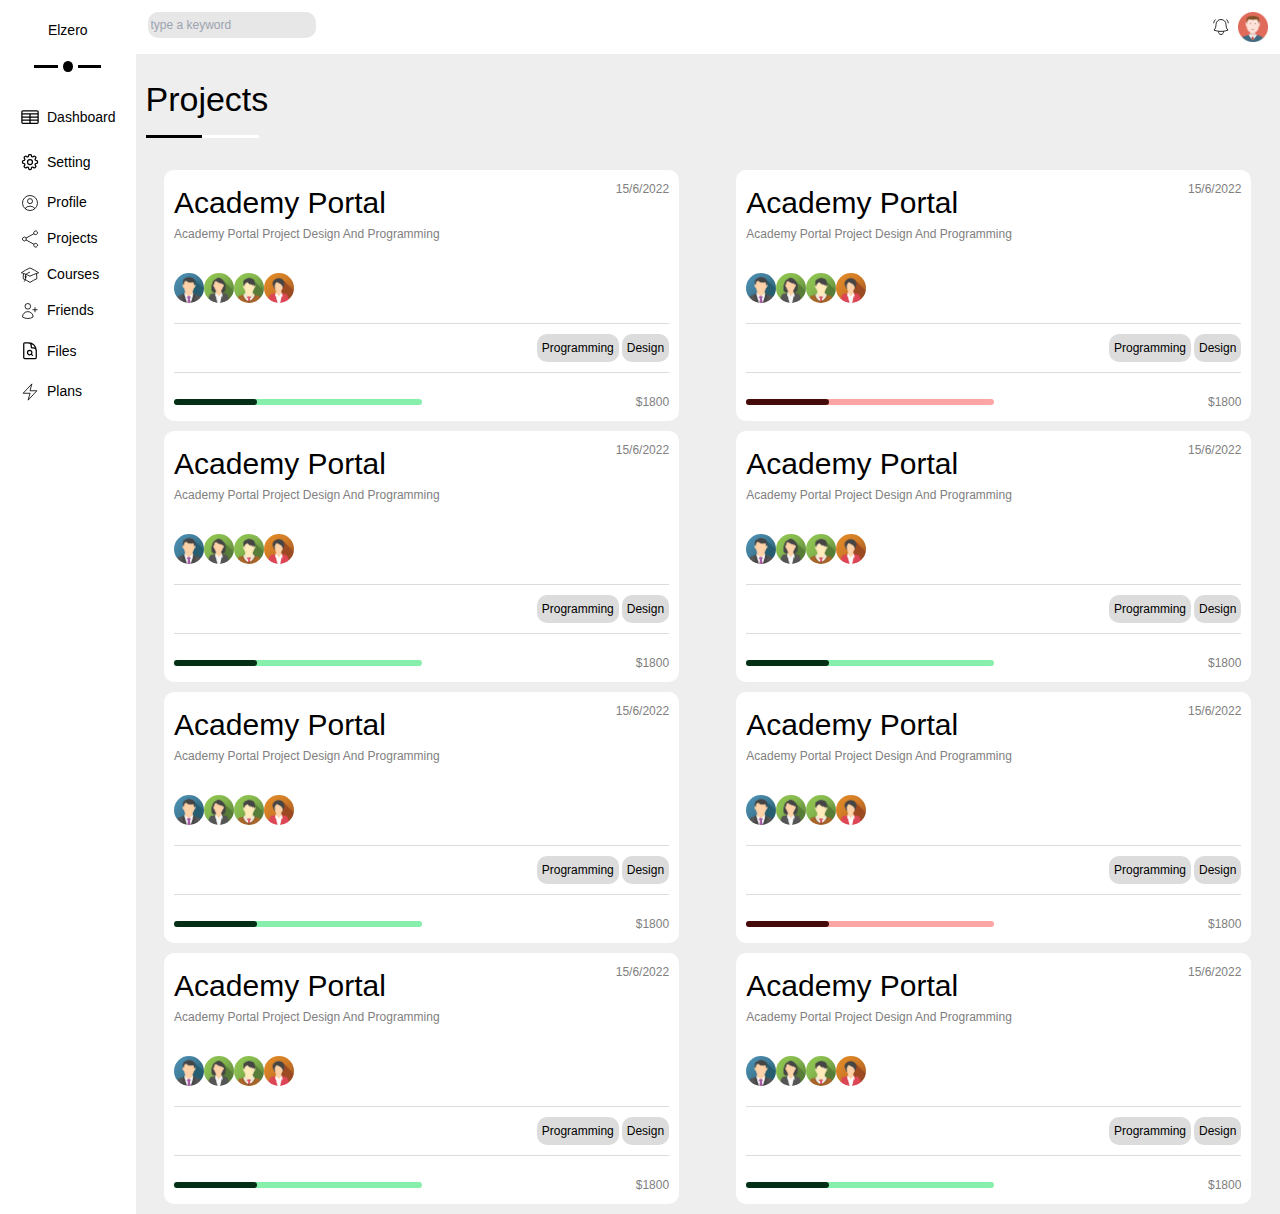
<file: projects.html>
<!DOCTYPE html>
<html lang="en">
<head>
    <meta charset="UTF-8">
    <meta name="viewport" content="width=device-width, initial-scale=1.0">
    <title>projects</title>
    <link rel="stylesheet" href="styles.css">
    <link rel="stylesheet" href="file.css">
</head>
<body>
    <aside>
        <div class="flex flex-col items-center">
            <h1>elzero</h1>
            <div class="flex gap-1 items-center w-full justify-center">
                <div class="line"></div>
                <div class="circle"></div>
                <div class="line"></div>
            </div>
        </div>
        <div class="pages">
            <div class="part">
                <svg xmlns="http://www.w3.org/2000/svg" fill="none" viewBox="0 0 24 24" stroke-width="1.5" stroke="currentColor" class="w-6 h-6">
                    <path stroke-linecap="round" stroke-linejoin="round" d="M3.375 19.5h17.25m-17.25 0a1.125 1.125 0 0 1-1.125-1.125M3.375 19.5h7.5c.621 0 1.125-.504 1.125-1.125m-9.75 0V5.625m0 12.75v-1.5c0-.621.504-1.125 1.125-1.125m18.375 2.625V5.625m0 12.75c0 .621-.504 1.125-1.125 1.125m1.125-1.125v-1.5c0-.621-.504-1.125-1.125-1.125m0 3.75h-7.5A1.125 1.125 0 0 1 12 18.375m9.75-12.75c0-.621-.504-1.125-1.125-1.125H3.375c-.621 0-1.125.504-1.125 1.125m19.5 0v1.5c0 .621-.504 1.125-1.125 1.125M2.25 5.625v1.5c0 .621.504 1.125 1.125 1.125m0 0h17.25m-17.25 0h7.5c.621 0 1.125.504 1.125 1.125M3.375 8.25c-.621 0-1.125.504-1.125 1.125v1.5c0 .621.504 1.125 1.125 1.125m17.25-3.75h-7.5c-.621 0-1.125.504-1.125 1.125m8.625-1.125c.621 0 1.125.504 1.125 1.125v1.5c0 .621-.504 1.125-1.125 1.125m-17.25 0h7.5m-7.5 0c-.621 0-1.125.504-1.125 1.125v1.5c0 .621.504 1.125 1.125 1.125M12 10.875v-1.5m0 1.5c0 .621-.504 1.125-1.125 1.125M12 10.875c0 .621.504 1.125 1.125 1.125m-2.25 0c.621 0 1.125.504 1.125 1.125M13.125 12h7.5m-7.5 0c-.621 0-1.125.504-1.125 1.125M20.625 12c.621 0 1.125.504 1.125 1.125v1.5c0 .621-.504 1.125-1.125 1.125m-17.25 0h7.5M12 14.625v-1.5m0 1.5c0 .621-.504 1.125-1.125 1.125M12 14.625c0 .621.504 1.125 1.125 1.125m-2.25 0c.621 0 1.125.504 1.125 1.125m0 1.5v-1.5m0 0c0-.621.504-1.125 1.125-1.125m0 0h7.5" />
                  </svg>                  
                
                  <a href="index.html">Dashboard</a>
            </div>
            <div class="part">
                <svg xmlns="http://www.w3.org/2000/svg" fill="none" viewBox="0 0 24 24" stroke-width="1.5" stroke="currentColor" class="w-6 h-6">
                    <path stroke-linecap="round" stroke-linejoin="round" d="M10.343 3.94c.09-.542.56-.94 1.11-.94h1.093c.55 0 1.02.398 1.11.94l.149.894c.07.424.384.764.78.93.398.164.855.142 1.205-.108l.737-.527a1.125 1.125 0 0 1 1.45.12l.773.774c.39.389.44 1.002.12 1.45l-.527.737c-.25.35-.272.806-.107 1.204.165.397.505.71.93.78l.893.15c.543.09.94.559.94 1.109v1.094c0 .55-.397 1.02-.94 1.11l-.894.149c-.424.07-.764.383-.929.78-.165.398-.143.854.107 1.204l.527.738c.32.447.269 1.06-.12 1.45l-.774.773a1.125 1.125 0 0 1-1.449.12l-.738-.527c-.35-.25-.806-.272-1.203-.107-.398.165-.71.505-.781.929l-.149.894c-.09.542-.56.94-1.11.94h-1.094c-.55 0-1.019-.398-1.11-.94l-.148-.894c-.071-.424-.384-.764-.781-.93-.398-.164-.854-.142-1.204.108l-.738.527c-.447.32-1.06.269-1.45-.12l-.773-.774a1.125 1.125 0 0 1-.12-1.45l.527-.737c.25-.35.272-.806.108-1.204-.165-.397-.506-.71-.93-.78l-.894-.15c-.542-.09-.94-.56-.94-1.109v-1.094c0-.55.398-1.02.94-1.11l.894-.149c.424-.07.765-.383.93-.78.165-.398.143-.854-.108-1.204l-.526-.738a1.125 1.125 0 0 1 .12-1.45l.773-.773a1.125 1.125 0 0 1 1.45-.12l.737.527c.35.25.807.272 1.204.107.397-.165.71-.505.78-.929l.15-.894Z" />
                    <path stroke-linecap="round" stroke-linejoin="round" d="M15 12a3 3 0 1 1-6 0 3 3 0 0 1 6 0Z" />
                  </svg>                  
                <a href="setting.html">setting</a>
            </div>
            <div class="part">
                <svg xmlns="http://www.w3.org/2000/svg" fill="none" viewBox="0 0 24 24" strokeWidth={1.5} stroke="currentColor" className="w-6 h-6">
                    <path strokeLinecap="round" strokeLinejoin="round" d="M17.982 18.725A7.488 7.488 0 0 0 12 15.75a7.488 7.488 0 0 0-5.982 2.975m11.963 0a9 9 0 1 0-11.963 0m11.963 0A8.966 8.966 0 0 1 12 21a8.966 8.966 0 0 1-5.982-2.275M15 9.75a3 3 0 1 1-6 0 3 3 0 0 1 6 0Z" />
                  </svg>                  
               <a href="profile.html">profile</a>
            </div>
            <div class="part">
                <svg xmlns="http://www.w3.org/2000/svg" fill="none" viewBox="0 0 24 24" strokeWidth={1.5} stroke="currentColor" className="w-6 h-6">
                    <path strokeLinecap="round" strokeLinejoin="round" d="M7.217 10.907a2.25 2.25 0 1 0 0 2.186m0-2.186c.18.324.283.696.283 1.093s-.103.77-.283 1.093m0-2.186 9.566-5.314m-9.566 7.5 9.566 5.314m0 0a2.25 2.25 0 1 0 3.935 2.186 2.25 2.25 0 0 0-3.935-2.186Zm0-12.814a2.25 2.25 0 1 0 3.933-2.185 2.25 2.25 0 0 0-3.933 2.185Z" />
                  </svg>                  
               <a href="profile.html">projects</a>
            </div>
            <div class="part">
                <svg xmlns="http://www.w3.org/2000/svg" fill="none" viewBox="0 0 24 24" strokeWidth={1.5} stroke="currentColor" className="w-6 h-6">
                    <path strokeLinecap="round" strokeLinejoin="round" d="M4.26 10.147a60.438 60.438 0 0 0-.491 6.347A48.62 48.62 0 0 1 12 20.904a48.62 48.62 0 0 1 8.232-4.41 60.46 60.46 0 0 0-.491-6.347m-15.482 0a50.636 50.636 0 0 0-2.658-.813A59.906 59.906 0 0 1 12 3.493a59.903 59.903 0 0 1 10.399 5.84c-.896.248-1.783.52-2.658.814m-15.482 0A50.717 50.717 0 0 1 12 13.489a50.702 50.702 0 0 1 7.74-3.342M6.75 15a.75.75 0 1 0 0-1.5.75.75 0 0 0 0 1.5Zm0 0v-3.675A55.378 55.378 0 0 1 12 8.443m-7.007 11.55A5.981 5.981 0 0 0 6.75 15.75v-1.5" />
                  </svg>                  
                  <a href="courses.html">courses</a>
            </div>
            <div class="part">
                <svg xmlns="http://www.w3.org/2000/svg" fill="none" viewBox="0 0 24 24" strokeWidth={1.5} stroke="currentColor" className="w-6 h-6">
                    <path strokeLinecap="round" strokeLinejoin="round" d="M18 7.5v3m0 0v3m0-3h3m-3 0h-3m-2.25-4.125a3.375 3.375 0 1 1-6.75 0 3.375 3.375 0 0 1 6.75 0ZM3 19.235v-.11a6.375 6.375 0 0 1 12.75 0v.109A12.318 12.318 0 0 1 9.374 21c-2.331 0-4.512-.645-6.374-1.766Z" />
                  </svg>                  
                  <a href="friends.html">friends</a>
            </div>
            <div class="part">
                <svg xmlns="http://www.w3.org/2000/svg" fill="none" viewBox="0 0 24 24" stroke-width="1.5" stroke="currentColor" class="w-6 h-6">
                    <path stroke-linecap="round" stroke-linejoin="round" d="M19.5 14.25v-2.625a3.375 3.375 0 0 0-3.375-3.375h-1.5A1.125 1.125 0 0 1 13.5 7.125v-1.5a3.375 3.375 0 0 0-3.375-3.375H8.25m5.231 13.481L15 17.25m-4.5-15H5.625c-.621 0-1.125.504-1.125 1.125v16.5c0 .621.504 1.125 1.125 1.125h12.75c.621 0 1.125-.504 1.125-1.125V11.25a9 9 0 0 0-9-9Zm3.75 11.625a2.625 2.625 0 1 1-5.25 0 2.625 2.625 0 0 1 5.25 0Z" />
                  </svg>                  
                <a href="files.html">files</a>
            </div>
            <div class="part">
                <svg xmlns="http://www.w3.org/2000/svg" fill="none" viewBox="0 0 24 24" strokeWidth={1.5} stroke="currentColor" className="w-6 h-6">
                    <path strokeLinecap="round" strokeLinejoin="round" d="m3.75 13.5 10.5-11.25L12 10.5h8.25L9.75 21.75 12 13.5H3.75Z" />
                  </svg>                  
                  <a href="plans.html">plans</a>
            </div>
        </div>
    </aside>
    <header class="flex justify-between">
        <input type="text" placeholder="type a keyword">
        <div class="flex">
            <svg xmlns="http://www.w3.org/2000/svg" fill="none" viewBox="0 0 24 24" strokeWidth={1.5} stroke="currentColor" className="w-6 h-6">
                <path strokeLinecap="round" strokeLinejoin="round" d="M14.857 17.082a23.848 23.848 0 0 0 5.454-1.31A8.967 8.967 0 0 1 18 9.75V9A6 6 0 0 0 6 9v.75a8.967 8.967 0 0 1-2.312 6.022c1.733.64 3.56 1.085 5.455 1.31m5.714 0a24.255 24.255 0 0 1-5.714 0m5.714 0a3 3 0 1 1-5.714 0M3.124 7.5A8.969 8.969 0 0 1 5.292 3m13.416 0a8.969 8.969 0 0 1 2.168 4.5" />
              </svg>              
            <img src="./imgs/avatar.png" alt="user profile picture">
        </div>
    </header>
    <main>
        <section>
            <h2>projects</h2>
            <div class="colored"></div>
        </section>
        <section class="informations flex flex-wrap justify-around">
          <div class="shared project">
            <div class="flex justify-between">
                <div class="first">
                    <h2>academy portal</h2>
                    <p class="grayp">academy portal project design and programming</p>
                </div>
                <p class="grayp">15/6/2022</p>
            </div>
            <div class="imges">
                <img src="imgs/team-01.png" alt="" class="teamMem">
                <img src="imgs/team-02.png" alt="" class="teamMem">
                <img src="imgs/team-03.png" alt="" class="teamMem">
                <img src="imgs/team-04.png" alt="" class="teamMem">
            </div>
            <div class="opts">
                <p class="period">programming</p>
                <p class="period">design</p>
            </div>
            <div class="financial">
                <div class="radio green">
                    <div class="hh darkgreen"></div>
                </div>
                <p class="grayp">$1800</p>
            </div>

          </div>
          <div class="shared project">
            <div class="flex justify-between">
                <div class="first">
                    <h2>academy portal</h2>
                    <p class="grayp">academy portal project design and programming</p>
                </div>
                <p class="grayp">15/6/2022</p>
            </div>
            <div class="imges">
                <img src="imgs/team-01.png" alt="" class="teamMem">
                <img src="imgs/team-02.png" alt="" class="teamMem">
                <img src="imgs/team-03.png" alt="" class="teamMem">
                <img src="imgs/team-04.png" alt="" class="teamMem">
            </div>
            <div class="opts">
                <p class="period">programming</p>
                <p class="period">design</p>
            </div>
            <div class="financial">
                <div class="radio red">
                    <div class="hh darkred"></div>
                </div>
                <p class="grayp">$1800</p>
            </div>

          </div>
          <div class="shared project">
            <div class="flex justify-between">
                <div class="first">
                    <h2>academy portal</h2>
                    <p class="grayp">academy portal project design and programming</p>
                </div>
                <p class="grayp">15/6/2022</p>
            </div>
            <div class="imges">
                <img src="imgs/team-01.png" alt="" class="teamMem">
                <img src="imgs/team-02.png" alt="" class="teamMem">
                <img src="imgs/team-03.png" alt="" class="teamMem">
                <img src="imgs/team-04.png" alt="" class="teamMem">
            </div>
            <div class="opts">
                <p class="period">programming</p>
                <p class="period">design</p>
            </div>
            <div class="financial">
                <div class="radio green">
                    <div class="hh darkgreen"></div>
                </div>
                <p class="grayp">$1800</p>
            </div>

          </div>
          <div class="shared project">
            <div class="flex justify-between">
                <div class="first">
                    <h2>academy portal</h2>
                    <p class="grayp">academy portal project design and programming</p>
                </div>
                <p class="grayp">15/6/2022</p>
            </div>
            <div class="imges">
                <img src="imgs/team-01.png" alt="" class="teamMem">
                <img src="imgs/team-02.png" alt="" class="teamMem">
                <img src="imgs/team-03.png" alt="" class="teamMem">
                <img src="imgs/team-04.png" alt="" class="teamMem">
            </div>
            <div class="opts">
                <p class="period">programming</p>
                <p class="period">design</p>
            </div>
            <div class="financial">
                <div class="radio blue">
                    <div class="hh darkblue"></div>
                </div>
                <p class="grayp">$1800</p>
            </div>

          </div>
          <div class="shared project">
            <div class="flex justify-between">
                <div class="first">
                    <h2>academy portal</h2>
                    <p class="grayp">academy portal project design and programming</p>
                </div>
                <p class="grayp">15/6/2022</p>
            </div>
            <div class="imges">
                <img src="imgs/team-01.png" alt="" class="teamMem">
                <img src="imgs/team-02.png" alt="" class="teamMem">
                <img src="imgs/team-03.png" alt="" class="teamMem">
                <img src="imgs/team-04.png" alt="" class="teamMem">
            </div>
            <div class="opts">
                <p class="period">programming</p>
                <p class="period">design</p>
            </div>
            <div class="financial">
                <div class="radio blue">
                    <div class="hh darkblue"></div>
                </div>
                <p class="grayp">$1800</p>
            </div>

          </div>
          <div class="shared project">
            <div class="flex justify-between">
                <div class="first">
                    <h2>academy portal</h2>
                    <p class="grayp">academy portal project design and programming</p>
                </div>
                <p class="grayp">15/6/2022</p>
            </div>
            <div class="imges">
                <img src="imgs/team-01.png" alt="" class="teamMem">
                <img src="imgs/team-02.png" alt="" class="teamMem">
                <img src="imgs/team-03.png" alt="" class="teamMem">
                <img src="imgs/team-04.png" alt="" class="teamMem">
            </div>
            <div class="opts">
                <p class="period">programming</p>
                <p class="period">design</p>
            </div>
            <div class="financial">
                <div class="radio red">
                    <div class="hh darkred"></div>
                </div>
                <p class="grayp">$1800</p>
            </div>

          </div>
          <div class="shared project">
            <div class="flex justify-between">
                <div class="first">
                    <h2>academy portal</h2>
                    <p class="grayp">academy portal project design and programming</p>
                </div>
                <p class="grayp">15/6/2022</p>
            </div>
            <div class="imges">
                <img src="imgs/team-01.png" alt="" class="teamMem">
                <img src="imgs/team-02.png" alt="" class="teamMem">
                <img src="imgs/team-03.png" alt="" class="teamMem">
                <img src="imgs/team-04.png" alt="" class="teamMem">
            </div>
            <div class="opts">
                <p class="period">programming</p>
                <p class="period">design</p>
            </div>
            <div class="financial">
                <div class="radio green">
                    <div class="hh darkgreen"></div>
                </div>
                <p class="grayp">$1800</p>
            </div>

          </div>
          <div class="shared project">
            <div class="flex justify-between">
                <div class="first">
                    <h2>academy portal</h2>
                    <p class="grayp">academy portal project design and programming</p>
                </div>
                <p class="grayp">15/6/2022</p>
            </div>
            <div class="imges">
                <img src="imgs/team-01.png" alt="" class="teamMem">
                <img src="imgs/team-02.png" alt="" class="teamMem">
                <img src="imgs/team-03.png" alt="" class="teamMem">
                <img src="imgs/team-04.png" alt="" class="teamMem">
            </div>
            <div class="opts">
                <p class="period">programming</p>
                <p class="period">design</p>
            </div>
            <div class="financial">
                <div class="radio green">
                    <div class="hh darkgreen"></div>
                </div>
                <p class="grayp">$1800</p>
            </div>

          </div>
        </section>
    </main>
</body>
</html>
</file>
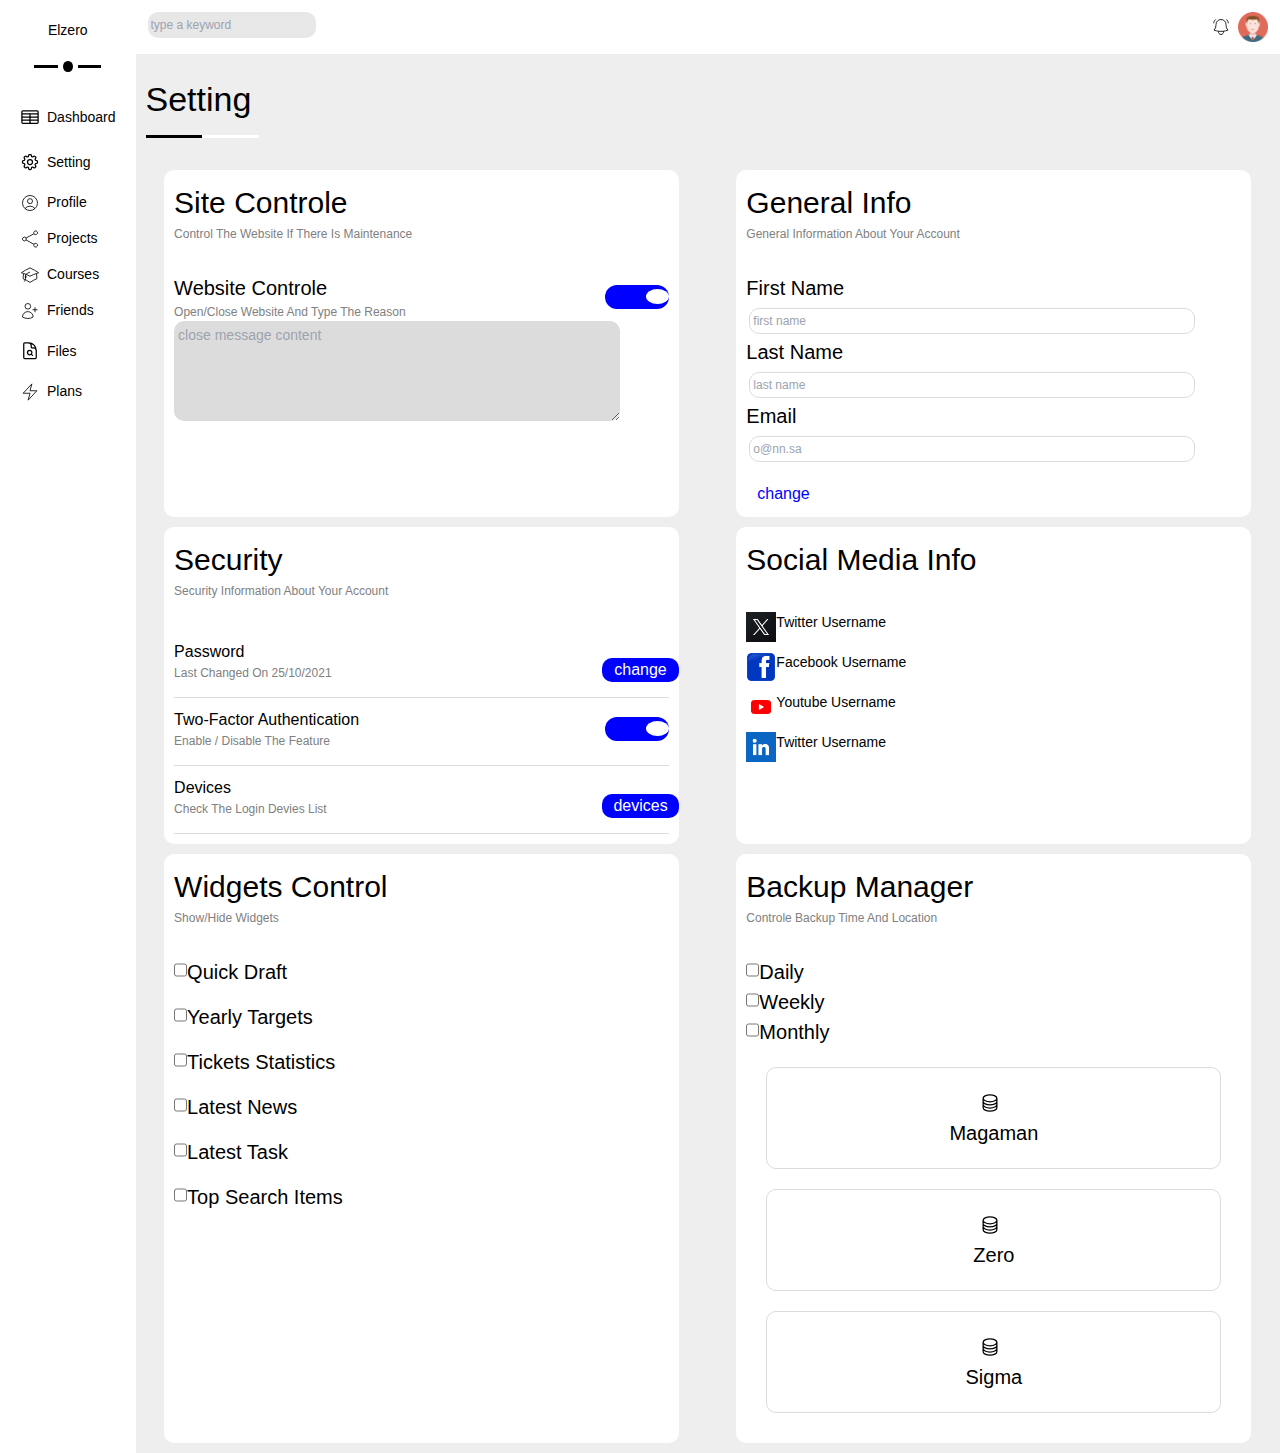
<file: setting.html>
<!DOCTYPE html>
<html lang="en">
<head>
    <meta charset="UTF-8">
    <meta name="viewport" content="width=device-width, initial-scale=1.0">
    <title>Setting</title>
    <link rel="stylesheet" href="styles.css">
    <link rel="stylesheet" href="file.css">
</head>
<body>
    <aside>
        <div class="flex flex-col items-center">
            <h1>elzero</h1>
            <div class="flex gap-1 items-center w-full justify-center">
                <div class="line"></div>
                <div class="circle"></div>
                <div class="line"></div>
            </div>
        </div>
        <div class="pages">
            <div class="part">
                <svg xmlns="http://www.w3.org/2000/svg" fill="none" viewBox="0 0 24 24" stroke-width="1.5" stroke="currentColor" class="w-6 h-6">
                    <path stroke-linecap="round" stroke-linejoin="round" d="M3.375 19.5h17.25m-17.25 0a1.125 1.125 0 0 1-1.125-1.125M3.375 19.5h7.5c.621 0 1.125-.504 1.125-1.125m-9.75 0V5.625m0 12.75v-1.5c0-.621.504-1.125 1.125-1.125m18.375 2.625V5.625m0 12.75c0 .621-.504 1.125-1.125 1.125m1.125-1.125v-1.5c0-.621-.504-1.125-1.125-1.125m0 3.75h-7.5A1.125 1.125 0 0 1 12 18.375m9.75-12.75c0-.621-.504-1.125-1.125-1.125H3.375c-.621 0-1.125.504-1.125 1.125m19.5 0v1.5c0 .621-.504 1.125-1.125 1.125M2.25 5.625v1.5c0 .621.504 1.125 1.125 1.125m0 0h17.25m-17.25 0h7.5c.621 0 1.125.504 1.125 1.125M3.375 8.25c-.621 0-1.125.504-1.125 1.125v1.5c0 .621.504 1.125 1.125 1.125m17.25-3.75h-7.5c-.621 0-1.125.504-1.125 1.125m8.625-1.125c.621 0 1.125.504 1.125 1.125v1.5c0 .621-.504 1.125-1.125 1.125m-17.25 0h7.5m-7.5 0c-.621 0-1.125.504-1.125 1.125v1.5c0 .621.504 1.125 1.125 1.125M12 10.875v-1.5m0 1.5c0 .621-.504 1.125-1.125 1.125M12 10.875c0 .621.504 1.125 1.125 1.125m-2.25 0c.621 0 1.125.504 1.125 1.125M13.125 12h7.5m-7.5 0c-.621 0-1.125.504-1.125 1.125M20.625 12c.621 0 1.125.504 1.125 1.125v1.5c0 .621-.504 1.125-1.125 1.125m-17.25 0h7.5M12 14.625v-1.5m0 1.5c0 .621-.504 1.125-1.125 1.125M12 14.625c0 .621.504 1.125 1.125 1.125m-2.25 0c.621 0 1.125.504 1.125 1.125m0 1.5v-1.5m0 0c0-.621.504-1.125 1.125-1.125m0 0h7.5" />
                  </svg>                  
               <a href="index.html">Dashboard</a>
            </div>
            <div class="part">
                <svg xmlns="http://www.w3.org/2000/svg" fill="none" viewBox="0 0 24 24" stroke-width="1.5" stroke="currentColor" class="w-6 h-6">
                    <path stroke-linecap="round" stroke-linejoin="round" d="M10.343 3.94c.09-.542.56-.94 1.11-.94h1.093c.55 0 1.02.398 1.11.94l.149.894c.07.424.384.764.78.93.398.164.855.142 1.205-.108l.737-.527a1.125 1.125 0 0 1 1.45.12l.773.774c.39.389.44 1.002.12 1.45l-.527.737c-.25.35-.272.806-.107 1.204.165.397.505.71.93.78l.893.15c.543.09.94.559.94 1.109v1.094c0 .55-.397 1.02-.94 1.11l-.894.149c-.424.07-.764.383-.929.78-.165.398-.143.854.107 1.204l.527.738c.32.447.269 1.06-.12 1.45l-.774.773a1.125 1.125 0 0 1-1.449.12l-.738-.527c-.35-.25-.806-.272-1.203-.107-.398.165-.71.505-.781.929l-.149.894c-.09.542-.56.94-1.11.94h-1.094c-.55 0-1.019-.398-1.11-.94l-.148-.894c-.071-.424-.384-.764-.781-.93-.398-.164-.854-.142-1.204.108l-.738.527c-.447.32-1.06.269-1.45-.12l-.773-.774a1.125 1.125 0 0 1-.12-1.45l.527-.737c.25-.35.272-.806.108-1.204-.165-.397-.506-.71-.93-.78l-.894-.15c-.542-.09-.94-.56-.94-1.109v-1.094c0-.55.398-1.02.94-1.11l.894-.149c.424-.07.765-.383.93-.78.165-.398.143-.854-.108-1.204l-.526-.738a1.125 1.125 0 0 1 .12-1.45l.773-.773a1.125 1.125 0 0 1 1.45-.12l.737.527c.35.25.807.272 1.204.107.397-.165.71-.505.78-.929l.15-.894Z" />
                    <path stroke-linecap="round" stroke-linejoin="round" d="M15 12a3 3 0 1 1-6 0 3 3 0 0 1 6 0Z" />
                  </svg>                  
               <a href="setting.html">setting</a>
            </div>
            <div class="part">
                <svg xmlns="http://www.w3.org/2000/svg" fill="none" viewBox="0 0 24 24" strokeWidth={1.5} stroke="currentColor" className="w-6 h-6">
                    <path strokeLinecap="round" strokeLinejoin="round" d="M17.982 18.725A7.488 7.488 0 0 0 12 15.75a7.488 7.488 0 0 0-5.982 2.975m11.963 0a9 9 0 1 0-11.963 0m11.963 0A8.966 8.966 0 0 1 12 21a8.966 8.966 0 0 1-5.982-2.275M15 9.75a3 3 0 1 1-6 0 3 3 0 0 1 6 0Z" />
                  </svg>                  
                <a href="profile.html">profile</a>
            </div>
            <div class="part">
                <svg xmlns="http://www.w3.org/2000/svg" fill="none" viewBox="0 0 24 24" strokeWidth={1.5} stroke="currentColor" className="w-6 h-6">
                    <path strokeLinecap="round" strokeLinejoin="round" d="M7.217 10.907a2.25 2.25 0 1 0 0 2.186m0-2.186c.18.324.283.696.283 1.093s-.103.77-.283 1.093m0-2.186 9.566-5.314m-9.566 7.5 9.566 5.314m0 0a2.25 2.25 0 1 0 3.935 2.186 2.25 2.25 0 0 0-3.935-2.186Zm0-12.814a2.25 2.25 0 1 0 3.933-2.185 2.25 2.25 0 0 0-3.933 2.185Z" />
                  </svg>                  
                  <a href="projects.html">projects</a>
            </div>
            <div class="part">
                <svg xmlns="http://www.w3.org/2000/svg" fill="none" viewBox="0 0 24 24" strokeWidth={1.5} stroke="currentColor" className="w-6 h-6">
                    <path strokeLinecap="round" strokeLinejoin="round" d="M4.26 10.147a60.438 60.438 0 0 0-.491 6.347A48.62 48.62 0 0 1 12 20.904a48.62 48.62 0 0 1 8.232-4.41 60.46 60.46 0 0 0-.491-6.347m-15.482 0a50.636 50.636 0 0 0-2.658-.813A59.906 59.906 0 0 1 12 3.493a59.903 59.903 0 0 1 10.399 5.84c-.896.248-1.783.52-2.658.814m-15.482 0A50.717 50.717 0 0 1 12 13.489a50.702 50.702 0 0 1 7.74-3.342M6.75 15a.75.75 0 1 0 0-1.5.75.75 0 0 0 0 1.5Zm0 0v-3.675A55.378 55.378 0 0 1 12 8.443m-7.007 11.55A5.981 5.981 0 0 0 6.75 15.75v-1.5" />
                  </svg>                  
                  <a href="courses.html">courses</a>
            </div>
            <div class="part">
                <svg xmlns="http://www.w3.org/2000/svg" fill="none" viewBox="0 0 24 24" strokeWidth={1.5} stroke="currentColor" className="w-6 h-6">
                    <path strokeLinecap="round" strokeLinejoin="round" d="M18 7.5v3m0 0v3m0-3h3m-3 0h-3m-2.25-4.125a3.375 3.375 0 1 1-6.75 0 3.375 3.375 0 0 1 6.75 0ZM3 19.235v-.11a6.375 6.375 0 0 1 12.75 0v.109A12.318 12.318 0 0 1 9.374 21c-2.331 0-4.512-.645-6.374-1.766Z" />
                  </svg>                  
                  <a href="friends.html">friends</a>
            </div>
            <div class="part">
                <svg xmlns="http://www.w3.org/2000/svg" fill="none" viewBox="0 0 24 24" stroke-width="1.5" stroke="currentColor" class="w-6 h-6">
                    <path stroke-linecap="round" stroke-linejoin="round" d="M19.5 14.25v-2.625a3.375 3.375 0 0 0-3.375-3.375h-1.5A1.125 1.125 0 0 1 13.5 7.125v-1.5a3.375 3.375 0 0 0-3.375-3.375H8.25m5.231 13.481L15 17.25m-4.5-15H5.625c-.621 0-1.125.504-1.125 1.125v16.5c0 .621.504 1.125 1.125 1.125h12.75c.621 0 1.125-.504 1.125-1.125V11.25a9 9 0 0 0-9-9Zm3.75 11.625a2.625 2.625 0 1 1-5.25 0 2.625 2.625 0 0 1 5.25 0Z" />
                  </svg>                  
                  <a href="files.html">files</a>
            </div>
            <div class="part">
                <svg xmlns="http://www.w3.org/2000/svg" fill="none" viewBox="0 0 24 24" strokeWidth={1.5} stroke="currentColor" className="w-6 h-6">
                    <path strokeLinecap="round" strokeLinejoin="round" d="m3.75 13.5 10.5-11.25L12 10.5h8.25L9.75 21.75 12 13.5H3.75Z" />
                  </svg>                  
                  <a href="plans.html">plans</a>
            </div>
        </div>
    </aside>
    <header class="flex justify-between">
        <input type="text" placeholder="type a keyword">
        <div class="flex">
            <svg xmlns="http://www.w3.org/2000/svg" fill="none" viewBox="0 0 24 24" strokeWidth={1.5} stroke="currentColor" className="w-6 h-6">
                <path strokeLinecap="round" strokeLinejoin="round" d="M14.857 17.082a23.848 23.848 0 0 0 5.454-1.31A8.967 8.967 0 0 1 18 9.75V9A6 6 0 0 0 6 9v.75a8.967 8.967 0 0 1-2.312 6.022c1.733.64 3.56 1.085 5.455 1.31m5.714 0a24.255 24.255 0 0 1-5.714 0m5.714 0a3 3 0 1 1-5.714 0M3.124 7.5A8.969 8.969 0 0 1 5.292 3m13.416 0a8.969 8.969 0 0 1 2.168 4.5" />
              </svg>              
            <img src="./imgs/avatar.png" alt="user profile picture">
        </div>
    </header>
    <main>
        <section>
            <h2>setting</h2>
            <div class="colored"></div>
        </section>
        <section class="informations flex flex-wrap justify-around">
           <div class="shared">
            <div class="first">
                <h2>site controle</h2>
                <p class="grayp">Control The Website If There Is Maintenance</p>
            </div>
            <div class="flex justify-between items-center">
                <div>
                    <h2>website controle</h2>
                    <p class="grayp">open/close website and type the reason</p>

                </div>
                <div class="checkBtn">
                    <div></div>
                </div>
            </div>
          <textarea row="40" cols="50" placeholder="close message content"></textarea>
           </div>
           <div class="shared generalInfo relative">
            <div class="first">
                <h2>general info</h2>
                <p class="grayp">General Information About Your Account</p>
            </div>
           <form>
            <div>
                <label for="firstname">first name</label>
                <input type="text" placeholder="first name">
            </div>
            <div>
                <label for="lastname">last name</label>
                <input type="text" placeholder="last name">
            </div>
            <div>
                <label for="email">email</label>
                <input type="text" placeholder="o@nn.sa">
            </div>
            <button class="relative">change</button>
           </form>
           </div>
           <div class="shared tasks relative">
            <div class="first">
                <h2>security</h2>
                <p class="grayp">Security Information About Your Account</p>
            </div>
            <div>
                <div class="task">
                    <div>
                        <h2>password</h2>
                        <p class="grayp">last changed on 25/10/2021</p>
                    </div>
                    <button>change</button>
                </div>
                <div class="task">
                    <div>
                        <h2>two-factor Authentication</h2>
                        <p class="grayp">enable / disable the feature</p>
                    </div>
                    <div class="checkBtn">
                        <div></div>
                    </div>
                </div>
                <div class="task">
                    <div>
                        <h2>devices</h2>
                        <p class="grayp">check the login devies list</p>
                    </div>
                    <button class="!bg-gray-500 !text-black">devices</button>
                </div>
            </div>
           </div>
           <div class="shared social">
            <div class="first">
            <h2>social media info</h2>
            </div>
            <div class="media">
                <img src="./imgs/twitterX.jpg" alt="">
                <div>
                    <p>twitter username</p>
                   
                </div>
            </div>
            <div class="media">
                <img src="./imgs/facebook.png" alt="">
                <div>
                    <p>facebook username</p>
                    
                </div>
            </div>
            <div class="media">
                <img src="./imgs/youtube.jpg" alt="">
                <div>
                    <p>youtube username</p>
                   
                </div>
            </div>
            <div class="media">
                <img src="./imgs/linkedIn.png" alt="">
                <div>
                    <p>twitter username</p>
                </div>
            </div>
        </div>
        <div class="shared widgets">
            <div class="first">
                <h2>widgets control</h2>
                <p class="grayp">show/hide widgets</p>
            </div>
            <div>
                <div class="money">
                    <input type="checkbox">
                    <p>quick draft</p>
                </div>
                <div class="money">
                    <input type="checkbox">
                    <p>yearly targets</p>
                </div>
                <div class="money">
                    <input type="checkbox">
                    <p>tickets statistics</p>
                </div>
                <div class="money">
                    <input type="checkbox">
                    <p>latest news</p>
                </div>
                <div class="money">
                    <input type="checkbox">
                    <p>latest task</p>
                </div>
                <div class="money">
                    <input type="checkbox">
                    <p>top search items</p>
                </div>
            </div>
        </div>
        <div class="shared backUp">
            <div class="first">
                <h2>backup manager</h2>
                <p class="grayp">controle backup time and location</p>
            </div>
            <div class="choises">
                <div>
                    <input type="checkbox">
                    <p>daily</p>  
                </div>
                <div>
                    <input type="checkbox">
                    <p>weekly</p>  
                </div>
                <div>
                    <input type="checkbox">
                    <p>monthly</p>  
                </div>
            </div>
            <div class="planes">
                <div class="plan">
                    <svg xmlns="http://www.w3.org/2000/svg" fill="none" viewBox="0 0 24 24" stroke-width="1.5" stroke="currentColor" class="w-6 h-6">
                        <path stroke-linecap="round" stroke-linejoin="round" d="M20.25 6.375c0 2.278-3.694 4.125-8.25 4.125S3.75 8.653 3.75 6.375m16.5 0c0-2.278-3.694-4.125-8.25-4.125S3.75 4.097 3.75 6.375m16.5 0v11.25c0 2.278-3.694 4.125-8.25 4.125s-8.25-1.847-8.25-4.125V6.375m16.5 0v3.75m-16.5-3.75v3.75m16.5 0v3.75C20.25 16.153 16.556 18 12 18s-8.25-1.847-8.25-4.125v-3.75m16.5 0c0 2.278-3.694 4.125-8.25 4.125s-8.25-1.847-8.25-4.125" />
                      </svg>                      
                    <p>magaman</p>
                </div>
                <div class="plan">
                    <svg xmlns="http://www.w3.org/2000/svg" fill="none" viewBox="0 0 24 24" stroke-width="1.5" stroke="currentColor" class="w-6 h-6">
                        <path stroke-linecap="round" stroke-linejoin="round" d="M20.25 6.375c0 2.278-3.694 4.125-8.25 4.125S3.75 8.653 3.75 6.375m16.5 0c0-2.278-3.694-4.125-8.25-4.125S3.75 4.097 3.75 6.375m16.5 0v11.25c0 2.278-3.694 4.125-8.25 4.125s-8.25-1.847-8.25-4.125V6.375m16.5 0v3.75m-16.5-3.75v3.75m16.5 0v3.75C20.25 16.153 16.556 18 12 18s-8.25-1.847-8.25-4.125v-3.75m16.5 0c0 2.278-3.694 4.125-8.25 4.125s-8.25-1.847-8.25-4.125" />
                      </svg>                      
                    <p>zero</p>
                </div>
                <div class="plan">
                    <svg xmlns="http://www.w3.org/2000/svg" fill="none" viewBox="0 0 24 24" stroke-width="1.5" stroke="currentColor" class="w-6 h-6">
                        <path stroke-linecap="round" stroke-linejoin="round" d="M20.25 6.375c0 2.278-3.694 4.125-8.25 4.125S3.75 8.653 3.75 6.375m16.5 0c0-2.278-3.694-4.125-8.25-4.125S3.75 4.097 3.75 6.375m16.5 0v11.25c0 2.278-3.694 4.125-8.25 4.125s-8.25-1.847-8.25-4.125V6.375m16.5 0v3.75m-16.5-3.75v3.75m16.5 0v3.75C20.25 16.153 16.556 18 12 18s-8.25-1.847-8.25-4.125v-3.75m16.5 0c0 2.278-3.694 4.125-8.25 4.125s-8.25-1.847-8.25-4.125" />
                      </svg>                      
                    <p>sigma</p>
                </div>
            </div>
        </div>

        </section>
    </main>
</body>
</html>
</file>
<file: file.css>
body {
    box-sizing: border-box;
    padding: 0;
    display: grid;
    grid-template-areas: 
    ' aside  header header header'
    ' aside  main main main'
    ;
    background-color: #eee;
}

html {
    font-size: 20px;
    font-family: Arial, Helvetica, sans-serif;
    text-transform: capitalize;
}

input {
    background-color: rgb(231 231 231);
    padding: 3px;
    width: 90%;
    border-radius: 10px;
    margin-bottom: 4px;
font-size: 0.6rem;
}

textarea {
    display: block;
    width: 90%;
    height: 100px;
    background-color: gainsboro;
    border-radius: 10px;
    font-size: 0.7rem;
    padding: 4px;
}

svg {
    width: 20px !important;
    margin-right: 7px;
}

img {
    width: 30px;
}

h1 {
    margin-bottom: 20px;
}


.first {
font-size: 1.5rem;
}

button {
    background-color: blue;
    border-radius: 10px;
    width: 15%;
    font-size: 0.8rem;
    color: white;
    position:absolute;
    right: 0;
    margin-top: 17px;
}

aside {
    grid-area: aside;
    background-color: white;
    padding: 20px;
    font-size: 0.7rem;
}

header {
    grid-area: header;
    background-color: white;
    padding: 12px;
}

main {
    grid-area: main;
}

/* inside the aside */

.line {
    width: 25%;
    background-color: black;
    height: 3px;
}

.part {
    margin-bottom: 15px;
    align-items: center;
}

.circle {
    background-color: black;
    border-radius: 50%;
    width: 10%;
    height: 11px;
}

.pages {
    margin-top: 30px;
}


/* inside the header */

header input {
    width: 15%;
    border-radius: 10px;
}

/* inside first section */
section:first-of-type {
    height: 66px;
    margin-left: 10px;
    margin-top: 20px;
}

section:first-of-type h2{
    font-size: 1.7rem;
    margin-bottom: 10px;
}

.colored {
    background-image: linear-gradient(to right,black 0 50%,white 50% 100%);
    width: 10%;
    height: 3px;
}

/* inside second section */

section:nth-of-type(2) {
    margin-top: 30px;
}


.grayp,.time {
    color:gray;
    font-size: 0.6rem;
}

.first {
    margin-bottom: 30px;
}

.shared {
    background-color: white;
    width: 45%;
    margin-bottom: 10px; 
    border-radius: 10px;
    padding: 10px;
}

.welcomeSec,.quick {
    padding-bottom: 80px;
}

.profilePic {
    position: relative;
    top: -25px;
    border: 3px solid #cec0c0;
    border-radius: 50%;
    width: 10%;   
}
.pp {
    height: 46%;
    background-color: gainsboro;
}

.basic {
    border: 1px gainsboro solid;
    border-right: none;
    border-left: none;
    padding: 10px;
}

.money {
    display: flex;
    margin-bottom: 15px;
}

.tic {
    border: 1px solid gainsboro;
    border-radius: 10px;
    margin: 10px;
    width: 45%;
    display: flex;
    flex-direction: column;
    align-items: center;
}

.tic:nth-of-type(2) svg {
    color:green;
}
.tic:nth-of-type(3) svg {
    color:maroon;
}
.tic:nth-of-type(4) svg {
    color:blue;
}
.tic:nth-of-type(5) svg {
    color:red;
}




.last,.lastNew,.part{
    display: flex;
}

.topItems div,.task,.reacts,.media div {
    display: flex;
    justify-content: space-between;
}

.rightDiv {
    width: 100%;
}

.radio {
    width: 100%;
    height: 6px;
    border-radius: 10px;
}

.hh {
    height: 6px;
    border-radius: 10px;
}

.yearlyTarget  .radio::after {
    content: "80%";
    color: white;
    background-color: blue;
    border-radius: 10px;
    position: relative;
    padding: 5px;
    font-size: 0.6rem;
    left: 77%;
    top: -43px;
}

.afterYellow::after{
    content: "27%" !important;
    background-color: #979731 !important;
    left: 27% !important;
    top: -43px !important;
}
.afterGreen::after{
    content: "45%" !important;
    background-color: green !important;
    left: 46% !important;
    top: -43px !important;
}

.lastNew {
    justify-content: space-between;
    font-size: 0.8rem;
    width: 100%;
}

.period{
    background-color: gainsboro;
    height: 36%;
    border-radius: 10px;
    padding: 5px;
    text-align: center;
    font-size: 0.6rem;
}

.last {
    margin-bottom: 5px;
}

.last img {
    width: 25%;
    border-radius: 10px;
    margin-right: 3px;
}

.task {
    font-size: 0.8rem;
    border-bottom: 1px solid gainsboro;
    padding-bottom: 15px;
    padding-top: 10px;
    align-items: center;
}

.task svg {
    width: 20px;
}

.topItems {
    font-size: 0.8rem;
    display: flex;
    flex-direction: column;
    justify-content: space-around;
}

.file {
    width:8% !important;
}

.pro p:first-child {
    font-size: 0.8rem;
}

.userPost {
    font-size: 0.6rem;
    border-bottom: 1px solid gainsboro;
    padding: 10px;
    margin-bottom: 10px;
}

.media {
    display: flex;
    position: relative;
    font-size: 0.7rem;
    margin-bottom: 10px;
}

 .pro {
    display: flex;
    gap: 10px;
    align-items: center;
}

.progressCircle {
background-color: white;
width: 15px;
height: 15px;
border-radius: 50%;
border: 1px blue solid;
}

.activeProcess {
    background-color: blue;
}

 .progressline {
    background-color: blue;
    width: 2px;
    height: 36px;
}

.proTbl {
    height: fit-content;
    width: 90%;
}

table ,th,td {
    border: 1px gainsboro solid;
    text-align: center;
    font-size: 0.8rem;
    padding: 25px;
}

th {
    background-color: gray;
}

td:last-child p {
    background-color: green;
    padding: 5px;
    border-radius: 10px;
    height: 30px;
    color: white;
}

td div {
    display: flex;
}
td div img{
    border-radius: 50%;
    
}

/* setting page style */

.choises div {
display: flex;
}

.widgets input ,.choises input{
    width: auto;
}

.plan {
    display: flex;
    flex-direction: column;
    align-items: center;
    border: 1px solid gainsboro;
    border-radius: 10px;
    padding: 20px;
    margin: 20px;

}

form input {
    border: 1px solid gainsboro;
    background-color: transparent;
    margin: 3px;
}

form button {
    background-color: transparent;
    color: blue;
}

.profileinfo {
    width: 90%;
}

.profileinfo svg {
    width: 20px;
    color: rgb(117, 117, 19);
}

.checkBtn {
    width: 13%;
    background-color: blue;
    height: 24px;
    border-radius: 17px;
    position: relative;
}

.checkBtn div {
    height: 15px;
    width: 36%;
    background-color: white;
    border-radius: 50%;
    position: absolute;
    right: 0;
    bottom: 5px;
}

.someInfo {
    border-bottom:1px gainsboro solid;
    display: flex;
    flex-direction: column;
    align-items: flex-start;
    font-size: 0.8rem;
    margin-bottom: 30px;
    padding-bottom: 15px;
    gap: 4px;

}

.closed {
    display: flex;
    width: 100%;
    justify-content: space-around;
}

.skills {
    display: flex;
    border-bottom:1px gainsboro solid;
    margin-bottom: 10px;
    padding-bottom: 10px;
}

.activity img {
    width: 10%;
}



.imges {
    display: flex;
}

.teamMem {
    border-radius: 50%;
}

.opts {
    display: flex;
    justify-content: flex-end;
    gap:3px;
    margin-top: 20px;
    margin-bottom: 20px;
    border-top: 1px solid gainsboro;
    border-bottom: 1px solid gainsboro;
    padding: 10px 0 10px 0;
}

.financial {
    display: flex;
    justify-content: space-between;
    align-items: center;
}

/* //course page style */

.friend {
    font-size: 0.6rem;
}
.big {
    position: relative;
}

.course .profilePic {
    position: absolute;
    top: 5px;
    left: 5px;
}

.courseImge {
   width: 100%;
}

.courseInfo {
    display: flex;
    justify-content: space-between;
    border-top: 1px gainsboro solid;
    padding-top: 10px;
}

.courseInfo div {
    display: flex;
    align-items: center;
}

.courseInfo svg {
    width: 20px;
    color: gray;
}

.centered {
    font-size: 0.6rem;
    color: white;
    background-color: blue;
    border-radius: 10px;
    padding: 5px;
    position: relative;
    top: -21px;
}

.someInfo div {
    display: flex;
    align-items: center;
    font-size: 0.7rem;
}


.btns button:nth-of-type(2){
    background-color: red;
}

/* file page style */

.down {
    width: 21%;
}

.down div:first-of-type {
    align-items: center;
    flex-direction: column;
    font-size: 0.8rem;

}

.fileStatitics {
    height: 40%;
}

.fileStatitics .last {
    border: 1px gainsboro solid;
    padding: 7px;
    border-radius: 10px;
    margin-top: 17px;
}

.fileStatitics button {
    position:relative;
    width: 45%;
}

/* plans */
.greensvg {
    color: green;
}

.redsvg {
    color: red;
}

.features .task div {
    display: flex;
    font-size: 0.7rem;
}

.planeType {
    border-radius: 10px;
    padding: 10px;
    text-align: center;
    color: white;
    font-size: 1.3rem;
}

.free {
    background-color: green;
}

.basicplan{
    background-color: blue;
}

.premuim {
    background-color: orange;
}
.planeType div {
    display: flex;
    justify-content: center;
}

@media screen and (max-width:600px) {

    html {
        font-size: 25px;
    }

    body {
        display: block;
    }

    header input {
        width: 90%;
    }

    .proTbl {
        overflow: scroll;
    }

    .pages {
        display: flex;
        flex-wrap: wrap;
        justify-content: space-around;
    }

    section {
        flex-direction: column;
    }

    .shared {
        width: 100%;
    }
    
    .basic,.closed,.rightDiv,.last,.tickets,.profileinfo,td div {
        flex-direction: column;
        align-items: center;
        justify-content: center;
    }

    .profilePic {
        left: 40%;
    }

    .someInfo .checkBtn {
        width: 30%;
    }


}
</file>
<file: styles.css>
/*
! tailwindcss v3.4.1 | MIT License | https://tailwindcss.com
*/

/*
1. Prevent padding and border from affecting element width. (https://github.com/mozdevs/cssremedy/issues/4)
2. Allow adding a border to an element by just adding a border-width. (https://github.com/tailwindcss/tailwindcss/pull/116)
*/

*,
::before,
::after {
  box-sizing: border-box;
  /* 1 */
  border-width: 0;
  /* 2 */
  border-style: solid;
  /* 2 */
  border-color: #e5e7eb;
  /* 2 */
}

::before,
::after {
  --tw-content: '';
}

/*
1. Use a consistent sensible line-height in all browsers.
2. Prevent adjustments of font size after orientation changes in iOS.
3. Use a more readable tab size.
4. Use the user's configured `sans` font-family by default.
5. Use the user's configured `sans` font-feature-settings by default.
6. Use the user's configured `sans` font-variation-settings by default.
7. Disable tap highlights on iOS
*/

html,
:host {
  line-height: 1.5;
  /* 1 */
  -webkit-text-size-adjust: 100%;
  /* 2 */
  -moz-tab-size: 4;
  /* 3 */
  -o-tab-size: 4;
     tab-size: 4;
  /* 3 */
  font-family: ui-sans-serif, system-ui, sans-serif, "Apple Color Emoji", "Segoe UI Emoji", "Segoe UI Symbol", "Noto Color Emoji";
  /* 4 */
  font-feature-settings: normal;
  /* 5 */
  font-variation-settings: normal;
  /* 6 */
  -webkit-tap-highlight-color: transparent;
  /* 7 */
}

/*
1. Remove the margin in all browsers.
2. Inherit line-height from `html` so users can set them as a class directly on the `html` element.
*/

body {
  margin: 0;
  /* 1 */
  line-height: inherit;
  /* 2 */
}

/*
1. Add the correct height in Firefox.
2. Correct the inheritance of border color in Firefox. (https://bugzilla.mozilla.org/show_bug.cgi?id=190655)
3. Ensure horizontal rules are visible by default.
*/

hr {
  height: 0;
  /* 1 */
  color: inherit;
  /* 2 */
  border-top-width: 1px;
  /* 3 */
}

/*
Add the correct text decoration in Chrome, Edge, and Safari.
*/

abbr:where([title]) {
  -webkit-text-decoration: underline dotted;
          text-decoration: underline dotted;
}

/*
Remove the default font size and weight for headings.
*/

h1,
h2,
h3,
h4,
h5,
h6 {
  font-size: inherit;
  font-weight: inherit;
}

/*
Reset links to optimize for opt-in styling instead of opt-out.
*/

a {
  color: inherit;
  text-decoration: inherit;
}

/*
Add the correct font weight in Edge and Safari.
*/

b,
strong {
  font-weight: bolder;
}

/*
1. Use the user's configured `mono` font-family by default.
2. Use the user's configured `mono` font-feature-settings by default.
3. Use the user's configured `mono` font-variation-settings by default.
4. Correct the odd `em` font sizing in all browsers.
*/

code,
kbd,
samp,
pre {
  font-family: ui-monospace, SFMono-Regular, Menlo, Monaco, Consolas, "Liberation Mono", "Courier New", monospace;
  /* 1 */
  font-feature-settings: normal;
  /* 2 */
  font-variation-settings: normal;
  /* 3 */
  font-size: 1em;
  /* 4 */
}

/*
Add the correct font size in all browsers.
*/

small {
  font-size: 80%;
}

/*
Prevent `sub` and `sup` elements from affecting the line height in all browsers.
*/

sub,
sup {
  font-size: 75%;
  line-height: 0;
  position: relative;
  vertical-align: baseline;
}

sub {
  bottom: -0.25em;
}

sup {
  top: -0.5em;
}

/*
1. Remove text indentation from table contents in Chrome and Safari. (https://bugs.chromium.org/p/chromium/issues/detail?id=999088, https://bugs.webkit.org/show_bug.cgi?id=201297)
2. Correct table border color inheritance in all Chrome and Safari. (https://bugs.chromium.org/p/chromium/issues/detail?id=935729, https://bugs.webkit.org/show_bug.cgi?id=195016)
3. Remove gaps between table borders by default.
*/

table {
  text-indent: 0;
  /* 1 */
  border-color: inherit;
  /* 2 */
  border-collapse: collapse;
  /* 3 */
}

/*
1. Change the font styles in all browsers.
2. Remove the margin in Firefox and Safari.
3. Remove default padding in all browsers.
*/

button,
input,
optgroup,
select,
textarea {
  font-family: inherit;
  /* 1 */
  font-feature-settings: inherit;
  /* 1 */
  font-variation-settings: inherit;
  /* 1 */
  font-size: 100%;
  /* 1 */
  font-weight: inherit;
  /* 1 */
  line-height: inherit;
  /* 1 */
  color: inherit;
  /* 1 */
  margin: 0;
  /* 2 */
  padding: 0;
  /* 3 */
}

/*
Remove the inheritance of text transform in Edge and Firefox.
*/

button,
select {
  text-transform: none;
}

/*
1. Correct the inability to style clickable types in iOS and Safari.
2. Remove default button styles.
*/

button,
[type='button'],
[type='reset'],
[type='submit'] {
  -webkit-appearance: button;
  /* 1 */
  background-color: transparent;
  /* 2 */
  background-image: none;
  /* 2 */
}

/*
Use the modern Firefox focus style for all focusable elements.
*/

:-moz-focusring {
  outline: auto;
}

/*
Remove the additional `:invalid` styles in Firefox. (https://github.com/mozilla/gecko-dev/blob/2f9eacd9d3d995c937b4251a5557d95d494c9be1/layout/style/res/forms.css#L728-L737)
*/

:-moz-ui-invalid {
  box-shadow: none;
}

/*
Add the correct vertical alignment in Chrome and Firefox.
*/

progress {
  vertical-align: baseline;
}

/*
Correct the cursor style of increment and decrement buttons in Safari.
*/

::-webkit-inner-spin-button,
::-webkit-outer-spin-button {
  height: auto;
}

/*
1. Correct the odd appearance in Chrome and Safari.
2. Correct the outline style in Safari.
*/

[type='search'] {
  -webkit-appearance: textfield;
  /* 1 */
  outline-offset: -2px;
  /* 2 */
}

/*
Remove the inner padding in Chrome and Safari on macOS.
*/

::-webkit-search-decoration {
  -webkit-appearance: none;
}

/*
1. Correct the inability to style clickable types in iOS and Safari.
2. Change font properties to `inherit` in Safari.
*/

::-webkit-file-upload-button {
  -webkit-appearance: button;
  /* 1 */
  font: inherit;
  /* 2 */
}

/*
Add the correct display in Chrome and Safari.
*/

summary {
  display: list-item;
}

/*
Removes the default spacing and border for appropriate elements.
*/

blockquote,
dl,
dd,
h1,
h2,
h3,
h4,
h5,
h6,
hr,
figure,
p,
pre {
  margin: 0;
}

fieldset {
  margin: 0;
  padding: 0;
}

legend {
  padding: 0;
}

ol,
ul,
menu {
  list-style: none;
  margin: 0;
  padding: 0;
}

/*
Reset default styling for dialogs.
*/

dialog {
  padding: 0;
}

/*
Prevent resizing textareas horizontally by default.
*/

textarea {
  resize: vertical;
}

/*
1. Reset the default placeholder opacity in Firefox. (https://github.com/tailwindlabs/tailwindcss/issues/3300)
2. Set the default placeholder color to the user's configured gray 400 color.
*/

input::-moz-placeholder, textarea::-moz-placeholder {
  opacity: 1;
  /* 1 */
  color: #9ca3af;
  /* 2 */
}

input::placeholder,
textarea::placeholder {
  opacity: 1;
  /* 1 */
  color: #9ca3af;
  /* 2 */
}

/*
Set the default cursor for buttons.
*/

button,
[role="button"] {
  cursor: pointer;
}

/*
Make sure disabled buttons don't get the pointer cursor.
*/

:disabled {
  cursor: default;
}

/*
1. Make replaced elements `display: block` by default. (https://github.com/mozdevs/cssremedy/issues/14)
2. Add `vertical-align: middle` to align replaced elements more sensibly by default. (https://github.com/jensimmons/cssremedy/issues/14#issuecomment-634934210)
   This can trigger a poorly considered lint error in some tools but is included by design.
*/

img,
svg,
video,
canvas,
audio,
iframe,
embed,
object {
  display: block;
  /* 1 */
  vertical-align: middle;
  /* 2 */
}

/*
Constrain images and videos to the parent width and preserve their intrinsic aspect ratio. (https://github.com/mozdevs/cssremedy/issues/14)
*/

img,
video {
  max-width: 100%;
  height: auto;
}

/* Make elements with the HTML hidden attribute stay hidden by default */

[hidden] {
  display: none;
}

*, ::before, ::after {
  --tw-border-spacing-x: 0;
  --tw-border-spacing-y: 0;
  --tw-translate-x: 0;
  --tw-translate-y: 0;
  --tw-rotate: 0;
  --tw-skew-x: 0;
  --tw-skew-y: 0;
  --tw-scale-x: 1;
  --tw-scale-y: 1;
  --tw-pan-x:  ;
  --tw-pan-y:  ;
  --tw-pinch-zoom:  ;
  --tw-scroll-snap-strictness: proximity;
  --tw-gradient-from-position:  ;
  --tw-gradient-via-position:  ;
  --tw-gradient-to-position:  ;
  --tw-ordinal:  ;
  --tw-slashed-zero:  ;
  --tw-numeric-figure:  ;
  --tw-numeric-spacing:  ;
  --tw-numeric-fraction:  ;
  --tw-ring-inset:  ;
  --tw-ring-offset-width: 0px;
  --tw-ring-offset-color: #fff;
  --tw-ring-color: rgb(59 130 246 / 0.5);
  --tw-ring-offset-shadow: 0 0 #0000;
  --tw-ring-shadow: 0 0 #0000;
  --tw-shadow: 0 0 #0000;
  --tw-shadow-colored: 0 0 #0000;
  --tw-blur:  ;
  --tw-brightness:  ;
  --tw-contrast:  ;
  --tw-grayscale:  ;
  --tw-hue-rotate:  ;
  --tw-invert:  ;
  --tw-saturate:  ;
  --tw-sepia:  ;
  --tw-drop-shadow:  ;
  --tw-backdrop-blur:  ;
  --tw-backdrop-brightness:  ;
  --tw-backdrop-contrast:  ;
  --tw-backdrop-grayscale:  ;
  --tw-backdrop-hue-rotate:  ;
  --tw-backdrop-invert:  ;
  --tw-backdrop-opacity:  ;
  --tw-backdrop-saturate:  ;
  --tw-backdrop-sepia:  ;
}

::backdrop {
  --tw-border-spacing-x: 0;
  --tw-border-spacing-y: 0;
  --tw-translate-x: 0;
  --tw-translate-y: 0;
  --tw-rotate: 0;
  --tw-skew-x: 0;
  --tw-skew-y: 0;
  --tw-scale-x: 1;
  --tw-scale-y: 1;
  --tw-pan-x:  ;
  --tw-pan-y:  ;
  --tw-pinch-zoom:  ;
  --tw-scroll-snap-strictness: proximity;
  --tw-gradient-from-position:  ;
  --tw-gradient-via-position:  ;
  --tw-gradient-to-position:  ;
  --tw-ordinal:  ;
  --tw-slashed-zero:  ;
  --tw-numeric-figure:  ;
  --tw-numeric-spacing:  ;
  --tw-numeric-fraction:  ;
  --tw-ring-inset:  ;
  --tw-ring-offset-width: 0px;
  --tw-ring-offset-color: #fff;
  --tw-ring-color: rgb(59 130 246 / 0.5);
  --tw-ring-offset-shadow: 0 0 #0000;
  --tw-ring-shadow: 0 0 #0000;
  --tw-shadow: 0 0 #0000;
  --tw-shadow-colored: 0 0 #0000;
  --tw-blur:  ;
  --tw-brightness:  ;
  --tw-contrast:  ;
  --tw-grayscale:  ;
  --tw-hue-rotate:  ;
  --tw-invert:  ;
  --tw-saturate:  ;
  --tw-sepia:  ;
  --tw-drop-shadow:  ;
  --tw-backdrop-blur:  ;
  --tw-backdrop-brightness:  ;
  --tw-backdrop-contrast:  ;
  --tw-backdrop-grayscale:  ;
  --tw-backdrop-hue-rotate:  ;
  --tw-backdrop-invert:  ;
  --tw-backdrop-opacity:  ;
  --tw-backdrop-saturate:  ;
  --tw-backdrop-sepia:  ;
}

.relative {
  position: relative;
}

.block {
  display: block;
}

.flex {
  display: flex;
}

.table {
  display: table;
}

.h-1\/3 {
  height: 33.333333%;
}

.h-6 {
  height: 1.5rem;
}

.w-1\/12 {
  width: 8.333333%;
}

.w-1\/2 {
  width: 50%;
}

.w-1\/3 {
  width: 33.333333%;
}

.w-11\/12 {
  width: 91.666667%;
}

.w-2\/4 {
  width: 50%;
}

.w-4\/5 {
  width: 80%;
}

.w-6 {
  width: 1.5rem;
}

.w-full {
  width: 100%;
}

.flex-col {
  flex-direction: column;
}

.flex-wrap {
  flex-wrap: wrap;
}

.items-end {
  align-items: flex-end;
}

.items-center {
  align-items: center;
}

.justify-center {
  justify-content: center;
}

.justify-between {
  justify-content: space-between;
}

.justify-around {
  justify-content: space-around;
}

.gap-1 {
  gap: 0.25rem;
}

.overflow-hidden {
  overflow: hidden;
}

.rounded-xl {
  border-radius: 0.75rem;
}

.\!bg-blue-900 {
  --tw-bg-opacity: 1 !important;
  background-color: rgb(30 58 138 / var(--tw-bg-opacity)) !important;
}

.\!bg-green-950 {
  --tw-bg-opacity: 1 !important;
  background-color: rgb(5 46 22 / var(--tw-bg-opacity)) !important;
}

.\!bg-red-800 {
  --tw-bg-opacity: 1 !important;
  background-color: rgb(153 27 27 / var(--tw-bg-opacity)) !important;
}

.\!bg-yellow-950 {
  --tw-bg-opacity: 1 !important;
  background-color: rgb(66 32 6 / var(--tw-bg-opacity)) !important;
}

.bg-blue-200 {
  --tw-bg-opacity: 1;
  background-color: rgb(191 219 254 / var(--tw-bg-opacity));
}

.bg-blue-600 {
  --tw-bg-opacity: 1;
  background-color: rgb(37 99 235 / var(--tw-bg-opacity));
}

.bg-blue-950 {
  --tw-bg-opacity: 1;
  background-color: rgb(23 37 84 / var(--tw-bg-opacity));
}

.bg-gray-400 {
  --tw-bg-opacity: 1;
  background-color: rgb(156 163 175 / var(--tw-bg-opacity));
}

.bg-green-300 {
  --tw-bg-opacity: 1;
  background-color: rgb(134 239 172 / var(--tw-bg-opacity));
}

.bg-green-950 {
  --tw-bg-opacity: 1;
  background-color: rgb(5 46 22 / var(--tw-bg-opacity));
}

.bg-white {
  --tw-bg-opacity: 1;
  background-color: rgb(255 255 255 / var(--tw-bg-opacity));
}

.bg-yellow-200 {
  --tw-bg-opacity: 1;
  background-color: rgb(254 240 138 / var(--tw-bg-opacity));
}

.bg-yellow-500 {
  --tw-bg-opacity: 1;
  background-color: rgb(234 179 8 / var(--tw-bg-opacity));
}

.object-contain {
  -o-object-fit: contain;
     object-fit: contain;
}

.p-1 {
  padding: 0.25rem;
}

.text-gray-800 {
  --tw-text-opacity: 1;
  color: rgb(31 41 55 / var(--tw-text-opacity));
}

.green {
  width: 50% !important;
  --tw-bg-opacity: 1;
  background-color: rgb(134 239 172 / var(--tw-bg-opacity));
}

.darkgreen {
  width: 33.333333%;
  --tw-bg-opacity: 1;
  background-color: rgb(5 46 22 / var(--tw-bg-opacity));
}

.blue {
  width: 50% !important;
  --tw-bg-opacity: 1;
  background-color: rgb(134 239 172 / var(--tw-bg-opacity));
}

.darkblue {
  width: 33.333333%;
  --tw-bg-opacity: 1;
  background-color: rgb(5 46 22 / var(--tw-bg-opacity));
}

.red {
  width: 50% !important;
  --tw-bg-opacity: 1;
  background-color: rgb(252 165 165 / var(--tw-bg-opacity));
}

.darkred {
  width: 33.333333%;
  --tw-bg-opacity: 1;
  background-color: rgb(69 10 10 / var(--tw-bg-opacity));
}

.btns {
  position: relative;
}

.btns button {
  position: relative;
  width: auto;
  padding: 0.25rem;
}

.friendInfo {
  display: flex;
  flex-direction: column;
  align-items: center;
}

.all {
  display: flex;
  align-items: center;
  justify-content: space-between;
}
</file>
